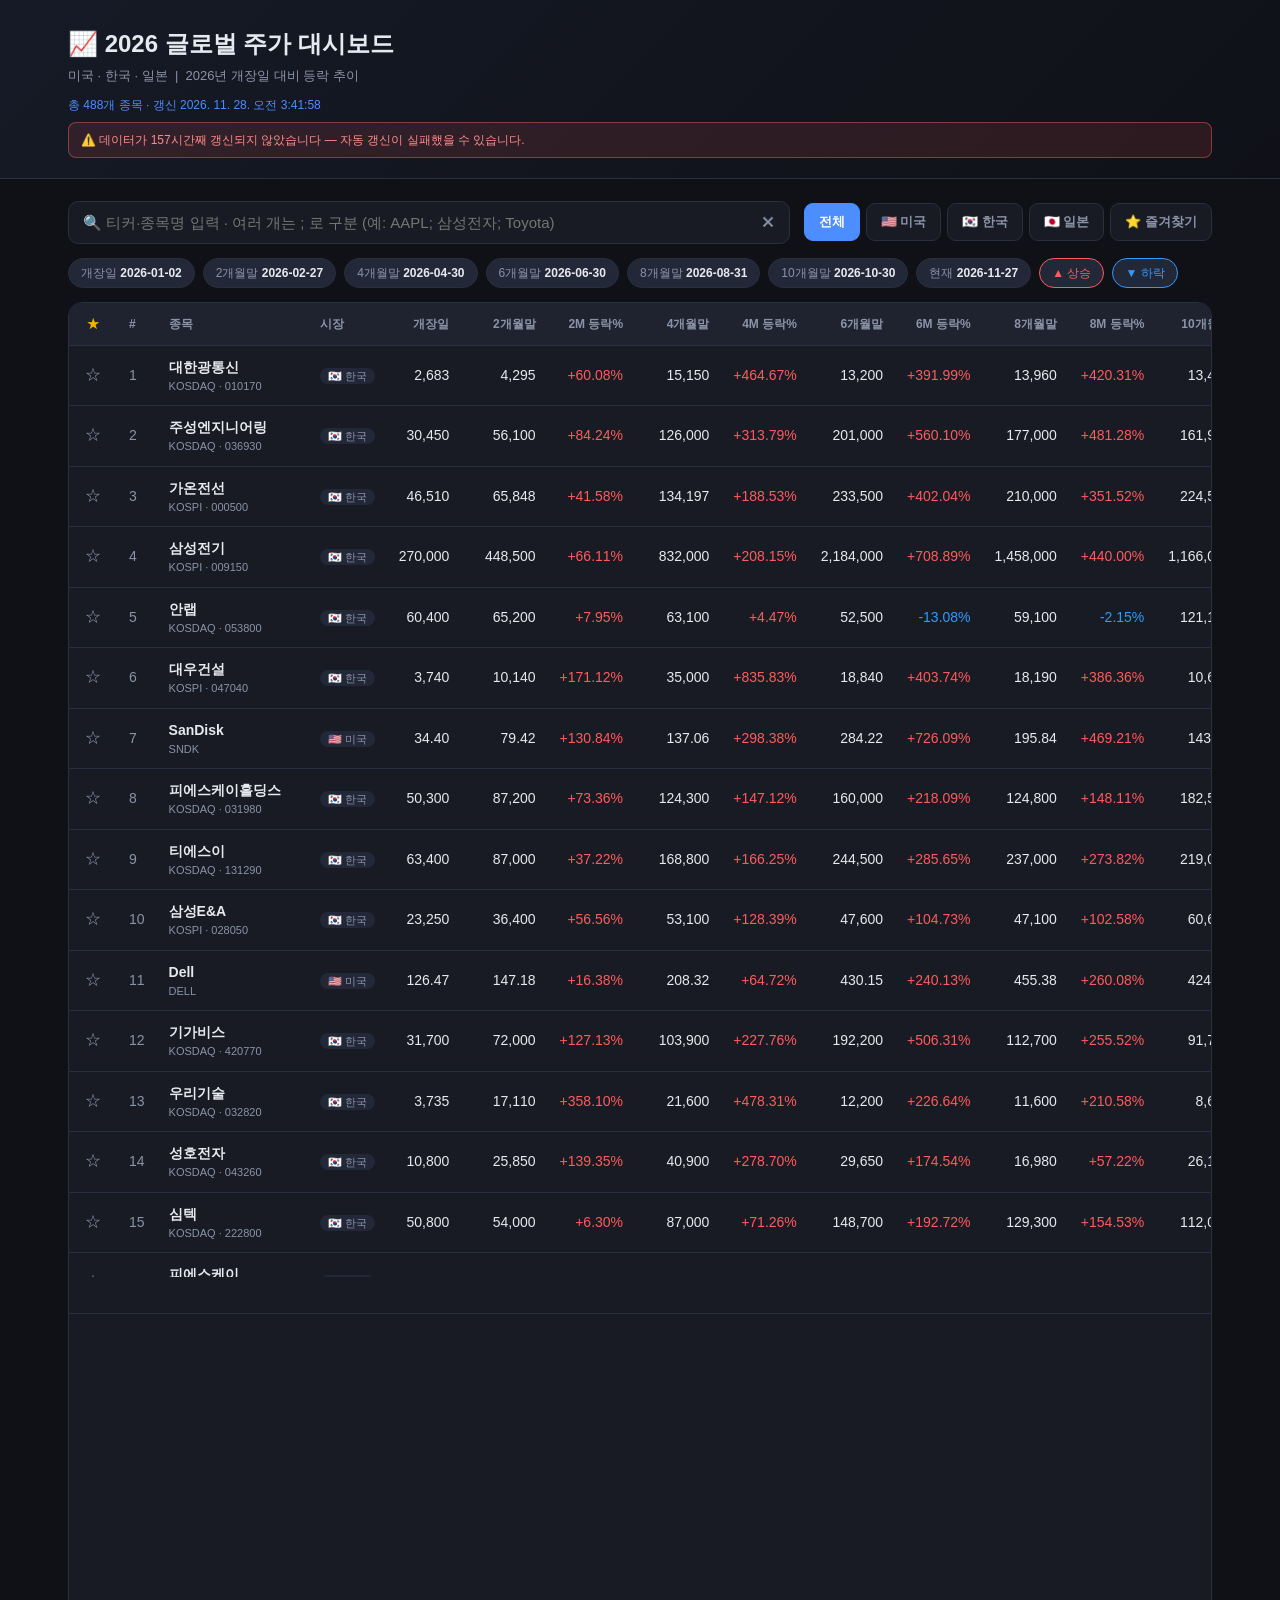
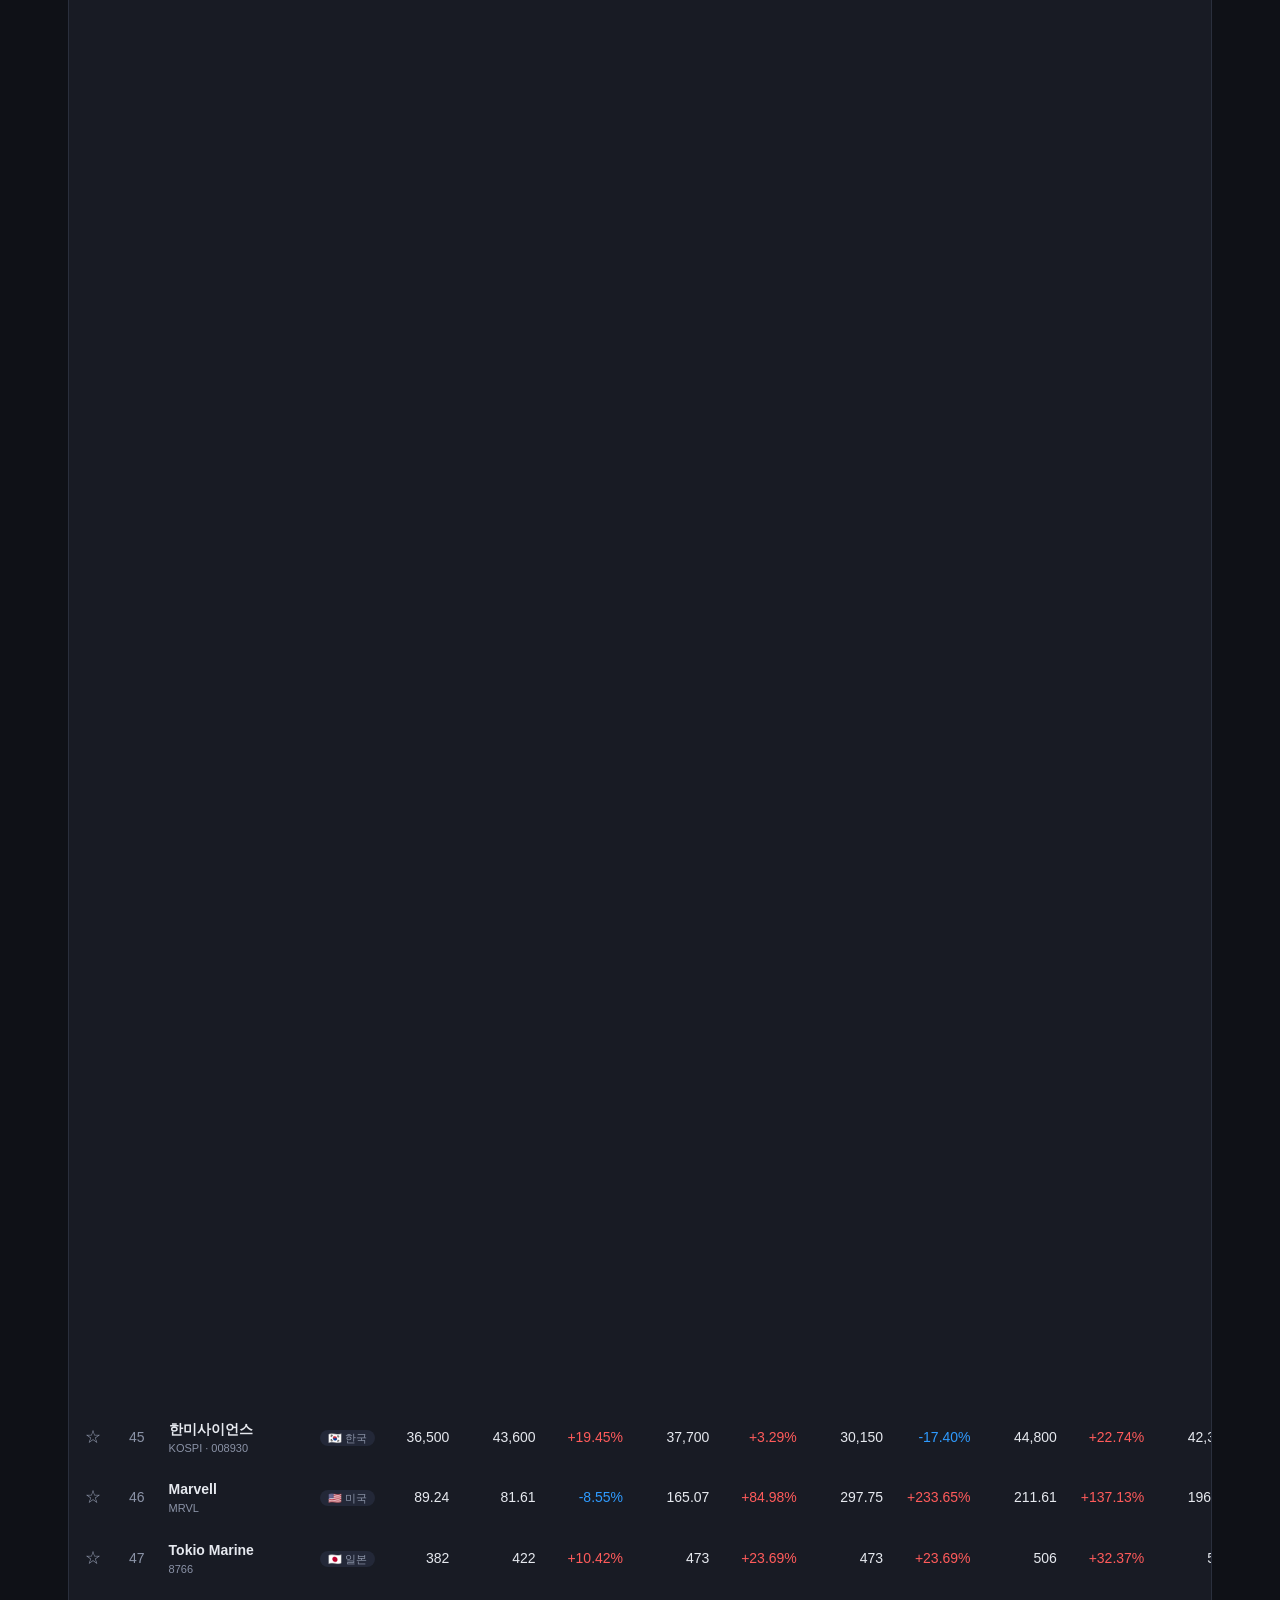
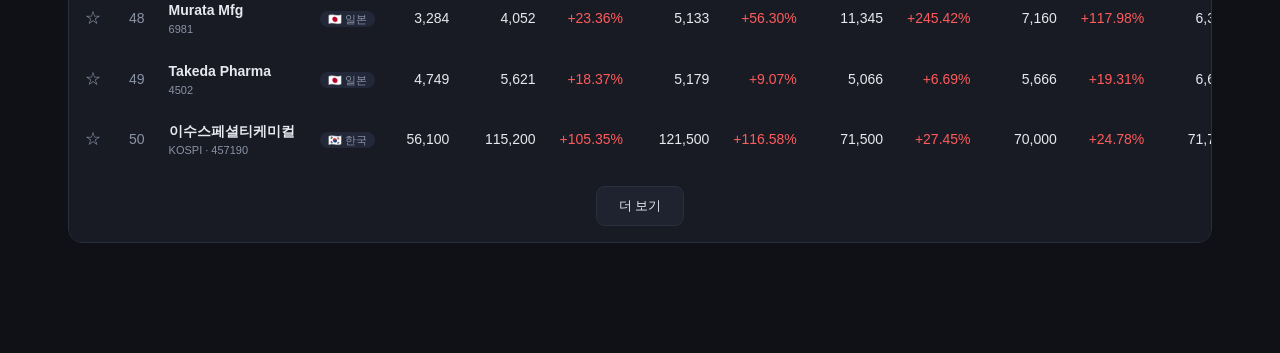
<file: index.html>
<!DOCTYPE html>
<html lang="ko">
<head>
<meta charset="UTF-8" />
<meta name="viewport" content="width=device-width, initial-scale=1.0" />
<title>글로벌 주가 대시보드 · 미국·한국·일본</title>
<meta name="description" content="연초 개장일 대비 미국·한국·일본 주식의 짝수달말·현재 시점 주가와 상승률 대시보드" />

<!-- PWA -->
<link rel="manifest" href="manifest.webmanifest" />
<meta name="theme-color" content="#0f1117" />
<meta name="mobile-web-app-capable" content="yes" />
<meta name="apple-mobile-web-app-capable" content="yes" />
<meta name="apple-mobile-web-app-status-bar-style" content="black-translucent" />
<meta name="apple-mobile-web-app-title" content="주가 대시보드" />
<link rel="icon" type="image/png" sizes="32x32" href="icons/favicon-32.png" />
<link rel="apple-touch-icon" href="icons/apple-touch-icon.png" />

<link rel="stylesheet" href="assets/style.css" />
</head>
<body>
<header class="topbar">
  <div class="wrap">
    <h1 id="title">📈 글로벌 주가 대시보드</h1>
    <p class="sub" id="subtitle">미국 · 한국 · 일본 &nbsp;|&nbsp; 연초 개장일 대비 등락 추이</p>
    <p class="meta" id="meta">데이터 불러오는 중…</p>
    <p class="warn" id="warn" hidden></p>
  </div>
</header>

<main class="wrap">
  <!-- 검색 -->
  <section class="controls">
    <div class="search-box">
      <input id="search" type="text" autocomplete="off"
             placeholder="🔍 티커·종목명 입력 · 여러 개는 ; 로 구분 (예: AAPL; 삼성전자; Toyota)" />
      <button id="clear" class="clear-btn" title="초기화">✕</button>
      <ul id="suggest" class="suggest" hidden></ul>
    </div>
    <div class="market-tabs" id="tabs">
      <button class="tab active" data-market="ALL">전체</button>
      <button class="tab" data-market="US">🇺🇸 미국</button>
      <button class="tab" data-market="KR">🇰🇷 한국</button>
      <button class="tab" data-market="JP">🇯🇵 일본</button>
      <button class="tab fav-tab" id="favTab" title="즐겨찾기만 보기">⭐ 즐겨찾기</button>
    </div>
  </section>

  <!-- 선택 종목 상세 -->
  <section id="detail" class="detail" hidden></section>

  <!-- 기준일 안내 -->
  <section class="legend" id="legend"></section>

  <!-- 테이블 -->
  <section class="table-wrap">
    <table id="grid">
      <thead>
        <tr id="headrow"><!-- 기준 시점에 맞춰 app.js 가 동적 생성 --></tr>
      </thead>
      <tbody id="rows"></tbody>
    </table>
    <p id="empty" class="empty" hidden>표시할 종목이 없습니다.</p>
    <div class="more" id="more" hidden>
      <button id="moreBtn">더 보기</button>
    </div>
  </section>
</main>

<footer class="foot wrap">
  <p>데이터: Yahoo Finance (미·일) · FinanceDataReader (한) · 상승률은 각국 연초 첫 거래일 종가 대비 ·
     수정주가(배당·액면 반영) 기준. 투자 참고용이며 정확성을 보장하지 않습니다.</p>
</footer>

<script src="assets/app.js"></script>
<script>
  // 서비스 워커 등록 (오프라인 캐시 · PWA 설치 지원)
  if ("serviceWorker" in navigator) {
    window.addEventListener("load", () => {
      navigator.serviceWorker.register("sw.js").catch((e) => console.warn("SW 등록 실패", e));
    });
  }
</script>
</body>
</html>
</file>
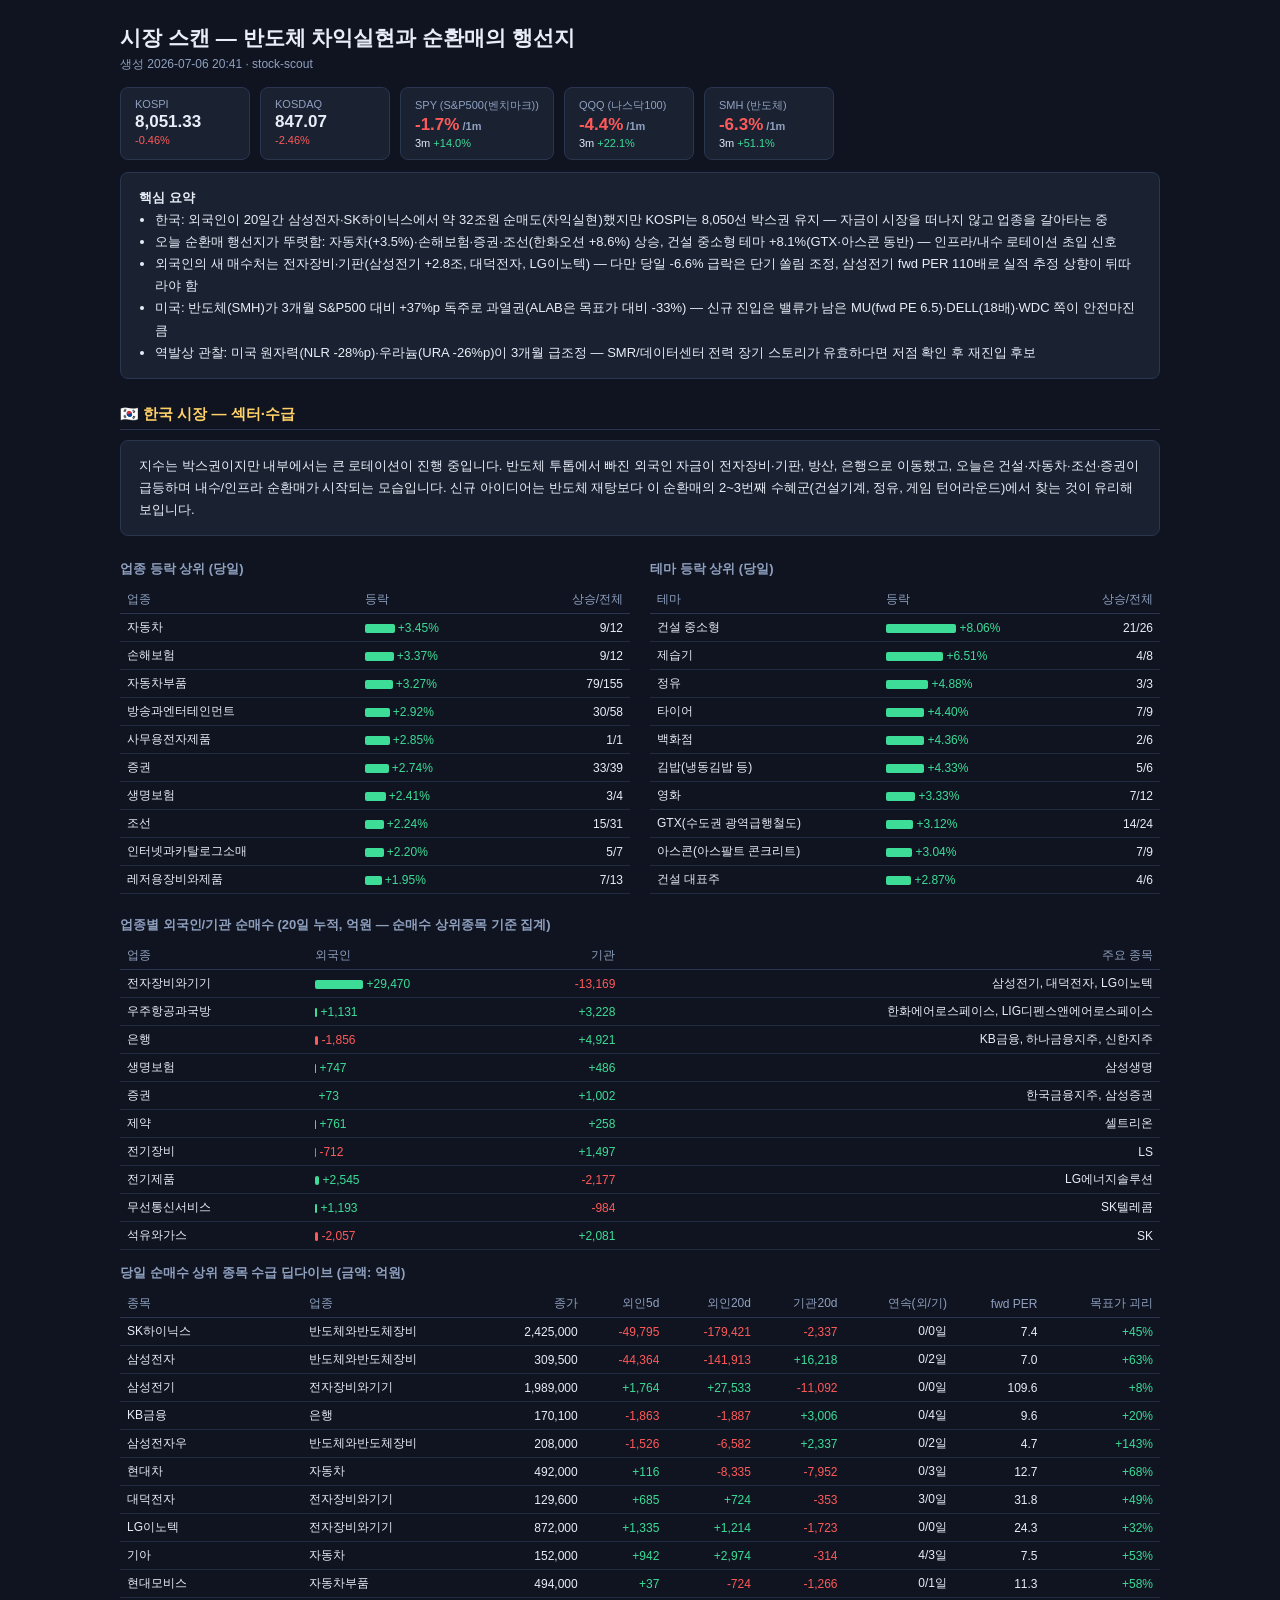
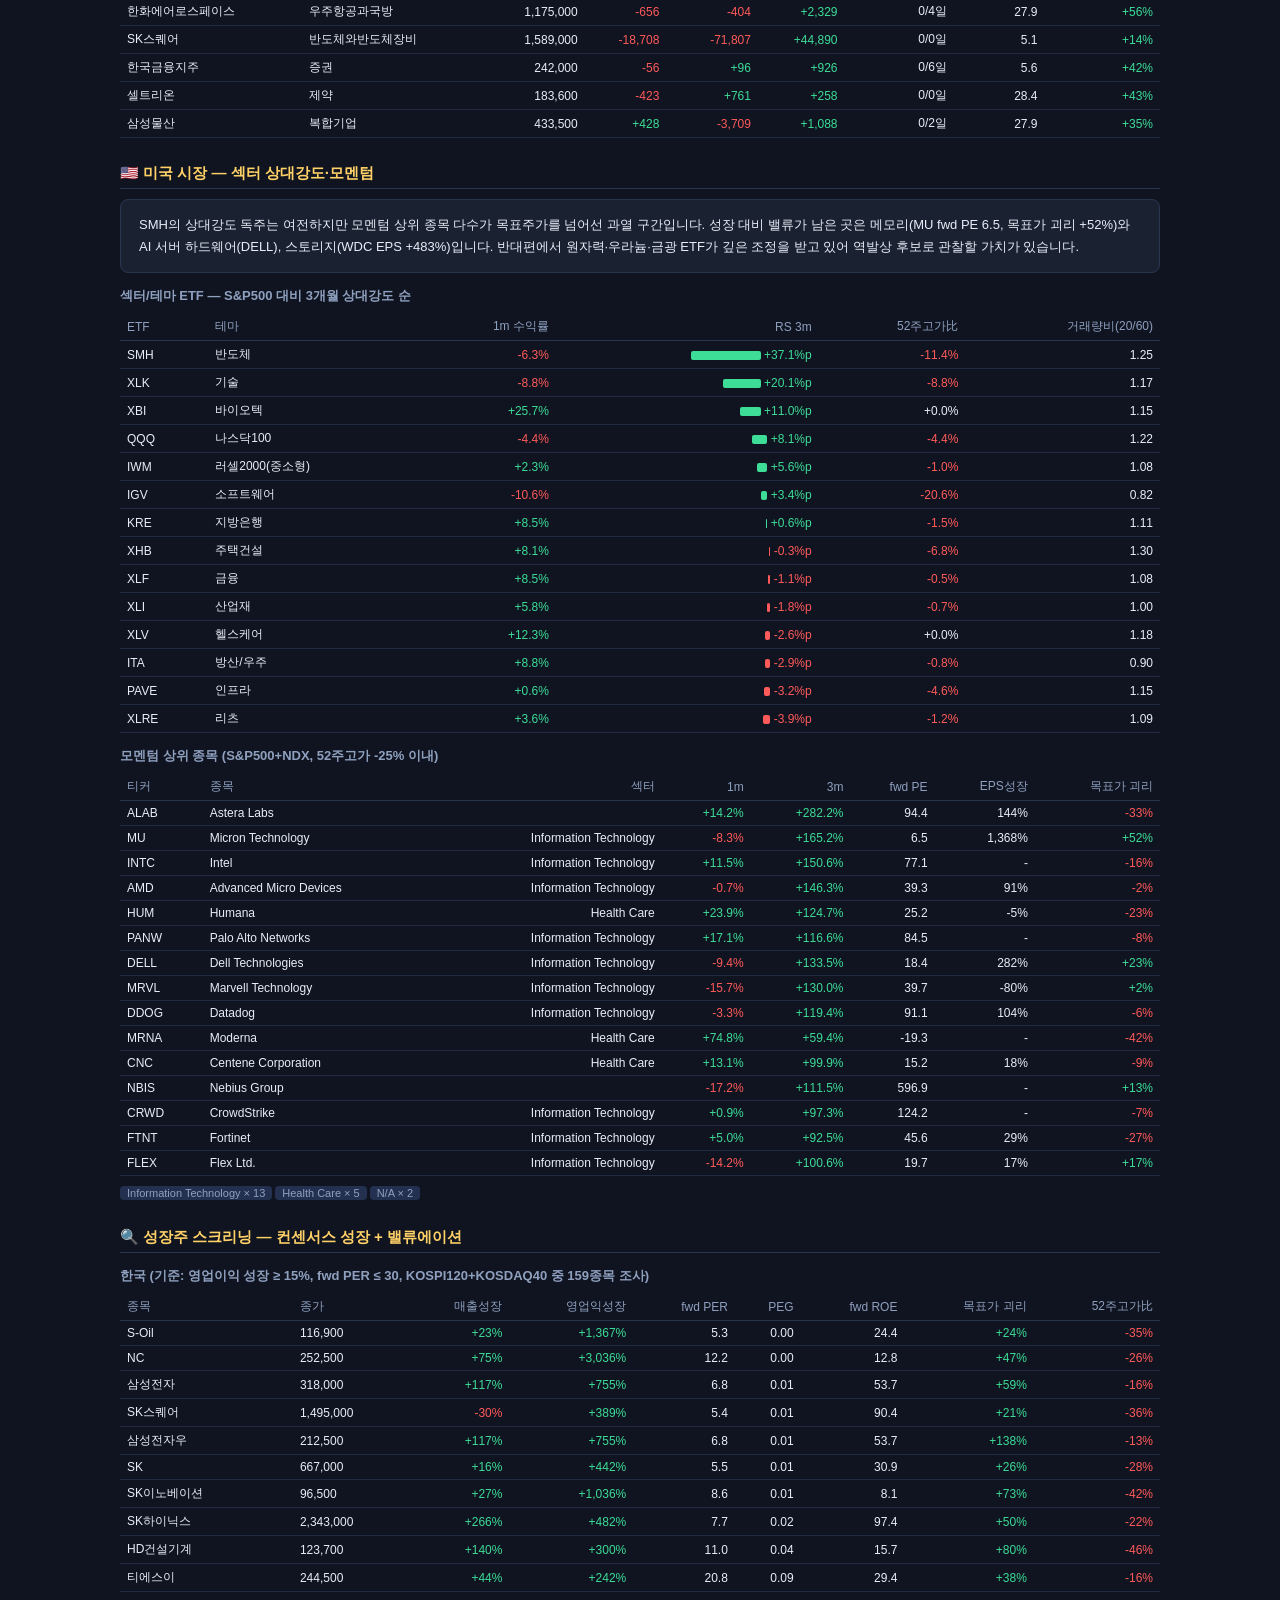
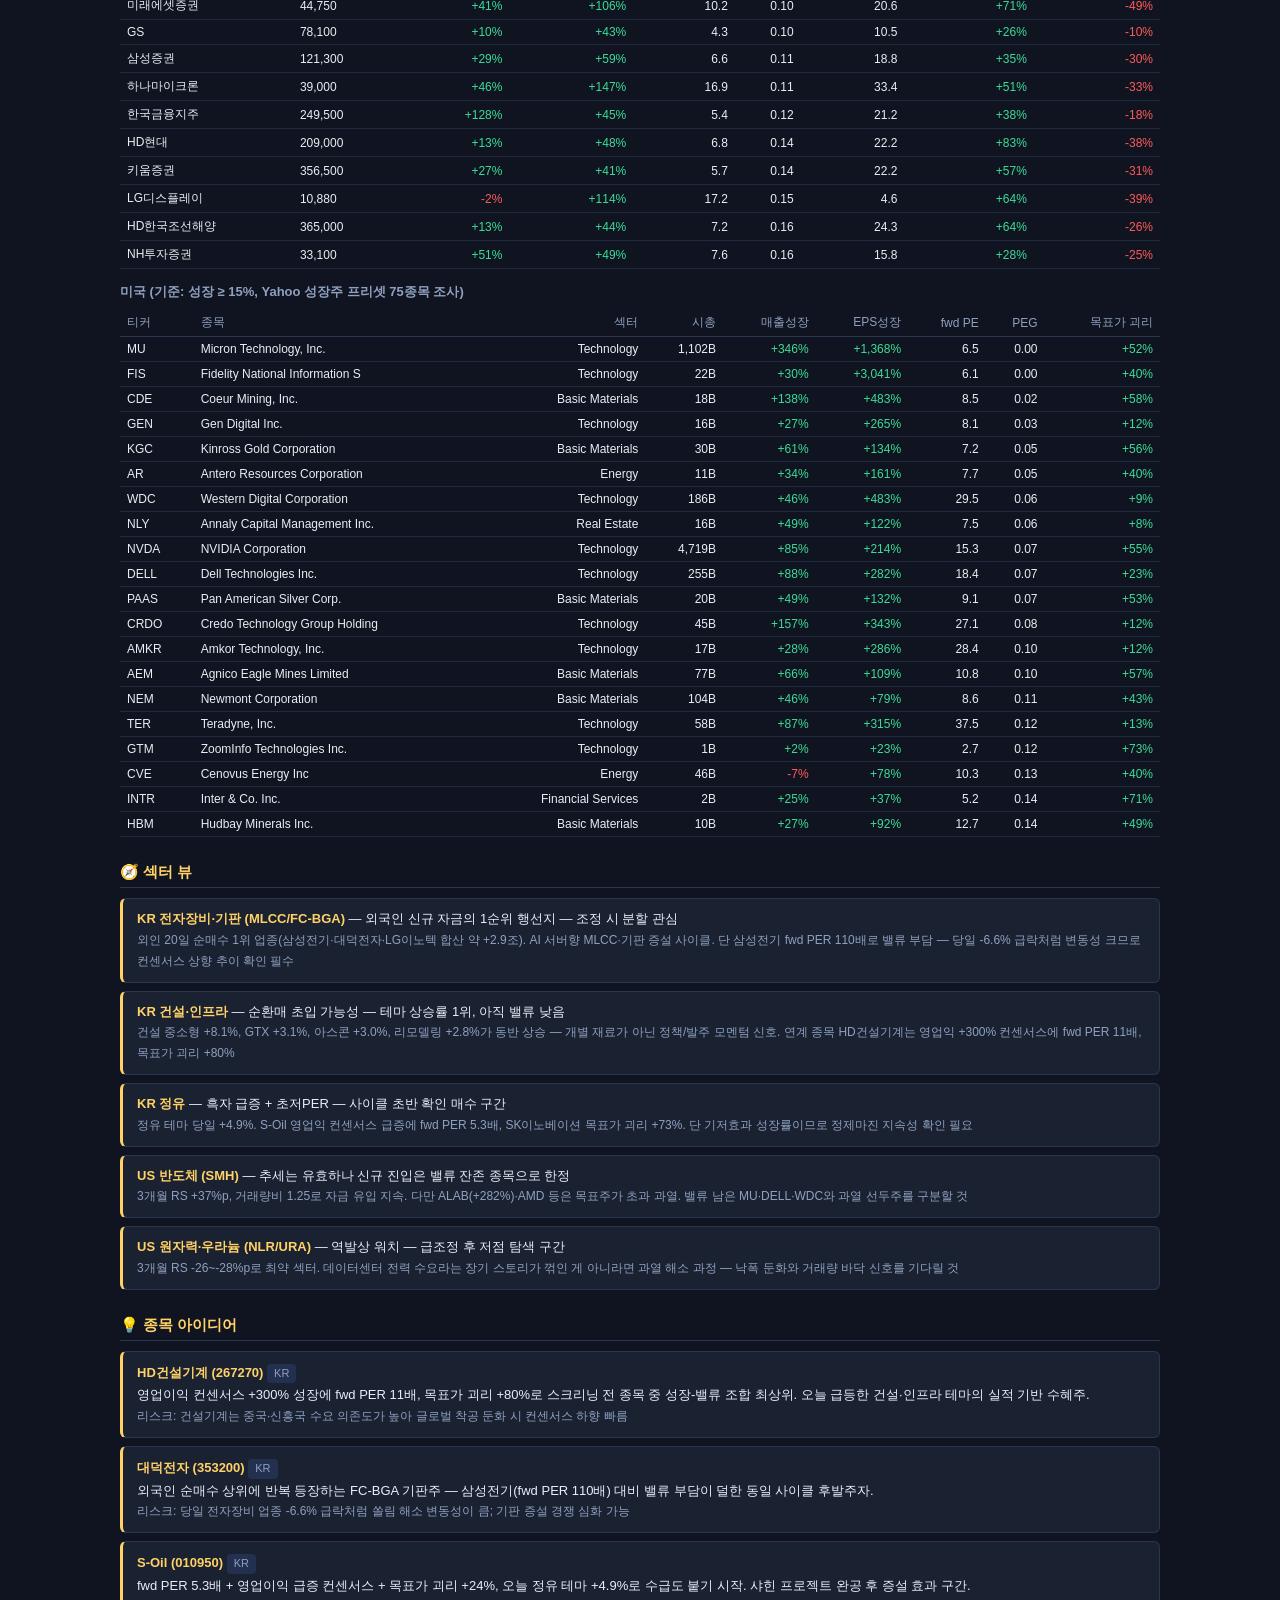
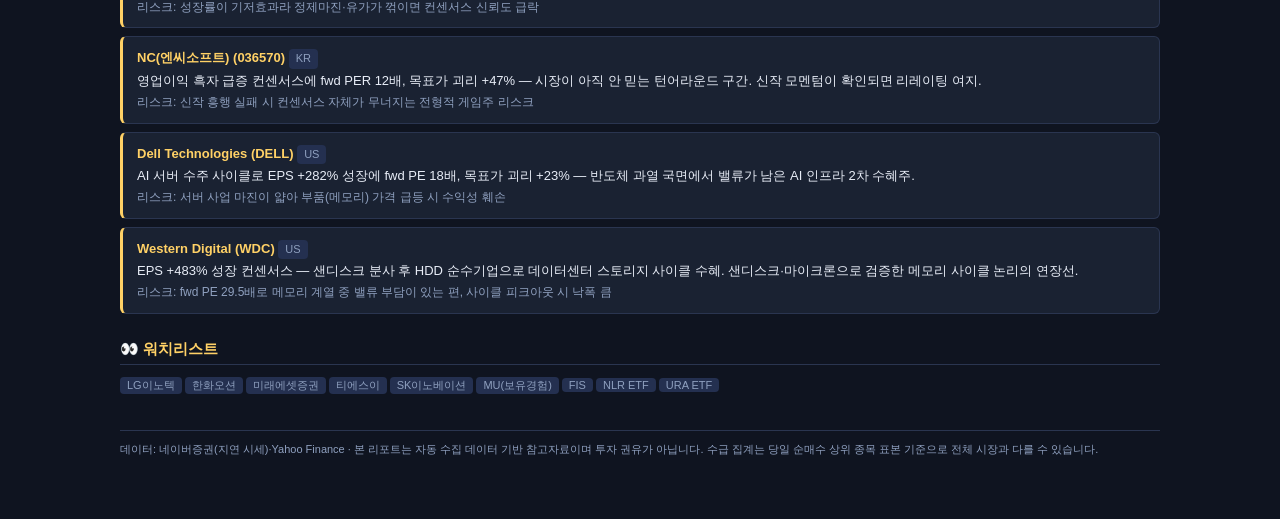
<file: scout/data/reports/scout_report_20260706.html>
<!DOCTYPE html><html lang='ko'><head><meta charset='utf-8'><meta name='viewport' content='width=device-width,initial-scale=1'><title>Stock Scout Report</title><style>
:root{--bg:#0f1420;--card:#1a2232;--line:#2a3550;--txt:#e8edf7;--sub:#8fa0bf;
--up:#ff5a5a;--down:#4a8cff;--acc:#ffd166;--pos:#3ddc97;--neg:#ff5a5a}
*{box-sizing:border-box;margin:0;padding:0}
body{background:var(--bg);color:var(--txt);
font-family:'Segoe UI','Malgun Gothic',sans-serif;font-size:13px;
max-width:1080px;margin:0 auto;padding:24px 20px 60px}
h1{font-size:21px;margin-bottom:4px}
h2{font-size:15px;color:var(--acc);margin:26px 0 10px;padding-bottom:5px;
border-bottom:1px solid var(--line)}
h3{font-size:13px;color:var(--sub);margin:14px 0 6px}
.meta{color:var(--sub);font-size:12px;margin-bottom:14px}
.cards{display:flex;gap:10px;flex-wrap:wrap;margin:12px 0}
.card{background:var(--card);border:1px solid var(--line);border-radius:8px;
padding:10px 14px;min-width:130px}
.card .k{color:var(--sub);font-size:11px}
.card .v{font-size:17px;font-weight:600;margin-top:2px}
.card .d{font-size:11px;margin-top:2px}
.summary{background:var(--card);border:1px solid var(--line);border-radius:8px;
padding:14px 18px;margin:10px 0;line-height:1.7}
.summary li{margin-left:16px}
table{width:100%;border-collapse:collapse;margin:8px 0;font-size:12px}
th{color:var(--sub);font-weight:500;text-align:right;padding:5px 7px;
border-bottom:1px solid var(--line);white-space:nowrap}
td{padding:5px 7px;text-align:right;border-bottom:1px solid #202a40;
white-space:nowrap}
th:first-child,td:first-child{text-align:left}
th:nth-child(2),td:nth-child(2){text-align:left}
.pos{color:var(--pos)}.neg{color:var(--neg)}
.bar{display:inline-block;height:9px;border-radius:2px;vertical-align:middle}
.tag{display:inline-block;background:#243050;color:var(--sub);border-radius:4px;
padding:1px 7px;font-size:11px;margin:2px 3px 2px 0}
.call{background:var(--card);border:1px solid var(--line);border-left:3px solid
var(--acc);border-radius:6px;padding:10px 14px;margin:8px 0;line-height:1.6}
.call b{color:var(--acc)}
.risk{color:var(--sub);font-size:12px}
.foot{margin-top:34px;color:var(--sub);font-size:11px;border-top:1px solid
var(--line);padding-top:10px;line-height:1.6}
.grid2{display:grid;grid-template-columns:1fr 1fr;gap:20px}
@media(max-width:800px){.grid2{grid-template-columns:1fr}}
</style></head><body><h1>시장 스캔 — 반도체 차익실현과 순환매의 행선지</h1><div class='meta'>생성 2026-07-06 20:41 · stock-scout</div><div class="cards"><div class="card"><div class="k">KOSPI</div><div class="v">8,051.33</div><div class="d"><span class="neg">-0.46%</span></div></div><div class="card"><div class="k">KOSDAQ</div><div class="v">847.07</div><div class="d"><span class="neg">-2.46%</span></div></div><div class="card"><div class="k">SPY (S&amp;P500(벤치마크))</div><div class="v"><span class="neg">-1.7%</span><span style="font-size:11px;color:var(--sub)"> /1m</span></div><div class="d">3m <span class="pos">+14.0%</span></div></div><div class="card"><div class="k">QQQ (나스닥100)</div><div class="v"><span class="neg">-4.4%</span><span style="font-size:11px;color:var(--sub)"> /1m</span></div><div class="d">3m <span class="pos">+22.1%</span></div></div><div class="card"><div class="k">SMH (반도체)</div><div class="v"><span class="neg">-6.3%</span><span style="font-size:11px;color:var(--sub)"> /1m</span></div><div class="d">3m <span class="pos">+51.1%</span></div></div></div><div class="summary"><b>핵심 요약</b><ul><li>한국: 외국인이 20일간 삼성전자·SK하이닉스에서 약 32조원 순매도(차익실현)했지만 KOSPI는 8,050선 박스권 유지 — 자금이 시장을 떠나지 않고 업종을 갈아타는 중</li><li>오늘 순환매 행선지가 뚜렷함: 자동차(+3.5%)·손해보험·증권·조선(한화오션 +8.6%) 상승, 건설 중소형 테마 +8.1%(GTX·아스콘 동반) — 인프라/내수 로테이션 초입 신호</li><li>외국인의 새 매수처는 전자장비·기판(삼성전기 +2.8조, 대덕전자, LG이노텍) — 다만 당일 -6.6% 급락은 단기 쏠림 조정, 삼성전기 fwd PER 110배로 실적 추정 상향이 뒤따라야 함</li><li>미국: 반도체(SMH)가 3개월 S&amp;P500 대비 +37%p 독주로 과열권(ALAB은 목표가 대비 -33%) — 신규 진입은 밸류가 남은 MU(fwd PE 6.5)·DELL(18배)·WDC 쪽이 안전마진 큼</li><li>역발상 관찰: 미국 원자력(NLR -28%p)·우라늄(URA -26%p)이 3개월 급조정 — SMR/데이터센터 전력 장기 스토리가 유효하다면 저점 확인 후 재진입 후보</li></ul></div><h2>🇰🇷 한국 시장 — 섹터·수급</h2><div class="summary">지수는 박스권이지만 내부에서는 큰 로테이션이 진행 중입니다. 반도체 투톱에서 빠진 외국인 자금이 전자장비·기판, 방산, 은행으로 이동했고, 오늘은 건설·자동차·조선·증권이 급등하며 내수/인프라 순환매가 시작되는 모습입니다. 신규 아이디어는 반도체 재탕보다 이 순환매의 2~3번째 수혜군(건설기계, 정유, 게임 턴어라운드)에서 찾는 것이 유리해 보입니다.</div><div class="grid2"><div><h3>업종 등락 상위 (당일)</h3><table><tr><th>업종</th><th>등락</th><th>상승/전체</th></tr><tr><td>자동차</td><td><span class="bar" style="width:30px;background:#3ddc97"></span> <span class="pos">+3.45%</span></td><td>9/12</td></tr><tr><td>손해보험</td><td><span class="bar" style="width:29px;background:#3ddc97"></span> <span class="pos">+3.37%</span></td><td>9/12</td></tr><tr><td>자동차부품</td><td><span class="bar" style="width:28px;background:#3ddc97"></span> <span class="pos">+3.27%</span></td><td>79/155</td></tr><tr><td>방송과엔터테인먼트</td><td><span class="bar" style="width:25px;background:#3ddc97"></span> <span class="pos">+2.92%</span></td><td>30/58</td></tr><tr><td>사무용전자제품</td><td><span class="bar" style="width:25px;background:#3ddc97"></span> <span class="pos">+2.85%</span></td><td>1/1</td></tr><tr><td>증권</td><td><span class="bar" style="width:24px;background:#3ddc97"></span> <span class="pos">+2.74%</span></td><td>33/39</td></tr><tr><td>생명보험</td><td><span class="bar" style="width:21px;background:#3ddc97"></span> <span class="pos">+2.41%</span></td><td>3/4</td></tr><tr><td>조선</td><td><span class="bar" style="width:19px;background:#3ddc97"></span> <span class="pos">+2.24%</span></td><td>15/31</td></tr><tr><td>인터넷과카탈로그소매</td><td><span class="bar" style="width:19px;background:#3ddc97"></span> <span class="pos">+2.20%</span></td><td>5/7</td></tr><tr><td>레저용장비와제품</td><td><span class="bar" style="width:17px;background:#3ddc97"></span> <span class="pos">+1.95%</span></td><td>7/13</td></tr></table></div><div><h3>테마 등락 상위 (당일)</h3><table><tr><th>테마</th><th>등락</th><th>상승/전체</th></tr><tr><td>건설 중소형</td><td><span class="bar" style="width:70px;background:#3ddc97"></span> <span class="pos">+8.06%</span></td><td>21/26</td></tr><tr><td>제습기</td><td><span class="bar" style="width:57px;background:#3ddc97"></span> <span class="pos">+6.51%</span></td><td>4/8</td></tr><tr><td>정유</td><td><span class="bar" style="width:42px;background:#3ddc97"></span> <span class="pos">+4.88%</span></td><td>3/3</td></tr><tr><td>타이어</td><td><span class="bar" style="width:38px;background:#3ddc97"></span> <span class="pos">+4.40%</span></td><td>7/9</td></tr><tr><td>백화점</td><td><span class="bar" style="width:38px;background:#3ddc97"></span> <span class="pos">+4.36%</span></td><td>2/6</td></tr><tr><td>김밥(냉동김밥 등)</td><td><span class="bar" style="width:38px;background:#3ddc97"></span> <span class="pos">+4.33%</span></td><td>5/6</td></tr><tr><td>영화</td><td><span class="bar" style="width:29px;background:#3ddc97"></span> <span class="pos">+3.33%</span></td><td>7/12</td></tr><tr><td>GTX(수도권 광역급행철도)</td><td><span class="bar" style="width:27px;background:#3ddc97"></span> <span class="pos">+3.12%</span></td><td>14/24</td></tr><tr><td>아스콘(아스팔트 콘크리트)</td><td><span class="bar" style="width:26px;background:#3ddc97"></span> <span class="pos">+3.04%</span></td><td>7/9</td></tr><tr><td>건설 대표주</td><td><span class="bar" style="width:25px;background:#3ddc97"></span> <span class="pos">+2.87%</span></td><td>4/6</td></tr></table></div></div><h3>업종별 외국인/기관 순매수 (20일 누적, 억원 — 순매수 상위종목 기준 집계)</h3><table><tr><th>업종</th><th>외국인</th><th>기관</th><th>주요 종목</th></tr><tr><td>전자장비와기기</td><td><span class="bar" style="width:48px;background:#3ddc97"></span> <span class="pos">+29,470</span></td><td><span class="neg">-13,169</span></td><td>삼성전기, 대덕전자, LG이노텍</td></tr><tr><td>우주항공과국방</td><td><span class="bar" style="width:2px;background:#3ddc97"></span> <span class="pos">+1,131</span></td><td><span class="pos">+3,228</span></td><td>한화에어로스페이스, LIG디펜스앤에어로스페이스</td></tr><tr><td>은행</td><td><span class="bar" style="width:3px;background:#ff5a5a"></span> <span class="neg">-1,856</span></td><td><span class="pos">+4,921</span></td><td>KB금융, 하나금융지주, 신한지주</td></tr><tr><td>생명보험</td><td><span class="bar" style="width:1px;background:#3ddc97"></span> <span class="pos">+747</span></td><td><span class="pos">+486</span></td><td>삼성생명</td></tr><tr><td>증권</td><td><span class="bar" style="width:0px;background:#3ddc97"></span> <span class="pos">+73</span></td><td><span class="pos">+1,002</span></td><td>한국금융지주, 삼성증권</td></tr><tr><td>제약</td><td><span class="bar" style="width:1px;background:#3ddc97"></span> <span class="pos">+761</span></td><td><span class="pos">+258</span></td><td>셀트리온</td></tr><tr><td>전기장비</td><td><span class="bar" style="width:1px;background:#ff5a5a"></span> <span class="neg">-712</span></td><td><span class="pos">+1,497</span></td><td>LS</td></tr><tr><td>전기제품</td><td><span class="bar" style="width:4px;background:#3ddc97"></span> <span class="pos">+2,545</span></td><td><span class="neg">-2,177</span></td><td>LG에너지솔루션</td></tr><tr><td>무선통신서비스</td><td><span class="bar" style="width:2px;background:#3ddc97"></span> <span class="pos">+1,193</span></td><td><span class="neg">-984</span></td><td>SK텔레콤</td></tr><tr><td>석유와가스</td><td><span class="bar" style="width:3px;background:#ff5a5a"></span> <span class="neg">-2,057</span></td><td><span class="pos">+2,081</span></td><td>SK</td></tr></table><h3>당일 순매수 상위 종목 수급 딥다이브 (금액: 억원)</h3><table><tr><th>종목</th><th>업종</th><th>종가</th><th>외인5d</th><th>외인20d</th><th>기관20d</th><th>연속(외/기)</th><th>fwd PER</th><th>목표가 괴리</th></tr><tr><td>SK하이닉스</td><td>반도체와반도체장비</td><td>2,425,000</td><td><span class="neg">-49,795</span></td><td><span class="neg">-179,421</span></td><td><span class="neg">-2,337</span></td><td>0/0일</td><td>7.4</td><td><span class="pos">+45%</span></td></tr><tr><td>삼성전자</td><td>반도체와반도체장비</td><td>309,500</td><td><span class="neg">-44,364</span></td><td><span class="neg">-141,913</span></td><td><span class="pos">+16,218</span></td><td>0/2일</td><td>7.0</td><td><span class="pos">+63%</span></td></tr><tr><td>삼성전기</td><td>전자장비와기기</td><td>1,989,000</td><td><span class="pos">+1,764</span></td><td><span class="pos">+27,533</span></td><td><span class="neg">-11,092</span></td><td>0/0일</td><td>109.6</td><td><span class="pos">+8%</span></td></tr><tr><td>KB금융</td><td>은행</td><td>170,100</td><td><span class="neg">-1,863</span></td><td><span class="neg">-1,887</span></td><td><span class="pos">+3,006</span></td><td>0/4일</td><td>9.6</td><td><span class="pos">+20%</span></td></tr><tr><td>삼성전자우</td><td>반도체와반도체장비</td><td>208,000</td><td><span class="neg">-1,526</span></td><td><span class="neg">-6,582</span></td><td><span class="pos">+2,337</span></td><td>0/2일</td><td>4.7</td><td><span class="pos">+143%</span></td></tr><tr><td>현대차</td><td>자동차</td><td>492,000</td><td><span class="pos">+116</span></td><td><span class="neg">-8,335</span></td><td><span class="neg">-7,952</span></td><td>0/3일</td><td>12.7</td><td><span class="pos">+68%</span></td></tr><tr><td>대덕전자</td><td>전자장비와기기</td><td>129,600</td><td><span class="pos">+685</span></td><td><span class="pos">+724</span></td><td><span class="neg">-353</span></td><td>3/0일</td><td>31.8</td><td><span class="pos">+49%</span></td></tr><tr><td>LG이노텍</td><td>전자장비와기기</td><td>872,000</td><td><span class="pos">+1,335</span></td><td><span class="pos">+1,214</span></td><td><span class="neg">-1,723</span></td><td>0/0일</td><td>24.3</td><td><span class="pos">+32%</span></td></tr><tr><td>기아</td><td>자동차</td><td>152,000</td><td><span class="pos">+942</span></td><td><span class="pos">+2,974</span></td><td><span class="neg">-314</span></td><td>4/3일</td><td>7.5</td><td><span class="pos">+53%</span></td></tr><tr><td>현대모비스</td><td>자동차부품</td><td>494,000</td><td><span class="pos">+37</span></td><td><span class="neg">-724</span></td><td><span class="neg">-1,266</span></td><td>0/1일</td><td>11.3</td><td><span class="pos">+58%</span></td></tr><tr><td>한화에어로스페이스</td><td>우주항공과국방</td><td>1,175,000</td><td><span class="neg">-656</span></td><td><span class="neg">-404</span></td><td><span class="pos">+2,329</span></td><td>0/4일</td><td>27.9</td><td><span class="pos">+56%</span></td></tr><tr><td>SK스퀘어</td><td>반도체와반도체장비</td><td>1,589,000</td><td><span class="neg">-18,708</span></td><td><span class="neg">-71,807</span></td><td><span class="pos">+44,890</span></td><td>0/0일</td><td>5.1</td><td><span class="pos">+14%</span></td></tr><tr><td>한국금융지주</td><td>증권</td><td>242,000</td><td><span class="neg">-56</span></td><td><span class="pos">+96</span></td><td><span class="pos">+926</span></td><td>0/6일</td><td>5.6</td><td><span class="pos">+42%</span></td></tr><tr><td>셀트리온</td><td>제약</td><td>183,600</td><td><span class="neg">-423</span></td><td><span class="pos">+761</span></td><td><span class="pos">+258</span></td><td>0/0일</td><td>28.4</td><td><span class="pos">+43%</span></td></tr><tr><td>삼성물산</td><td>복합기업</td><td>433,500</td><td><span class="pos">+428</span></td><td><span class="neg">-3,709</span></td><td><span class="pos">+1,088</span></td><td>0/2일</td><td>27.9</td><td><span class="pos">+35%</span></td></tr></table><h2>🇺🇸 미국 시장 — 섹터 상대강도·모멘텀</h2><div class="summary">SMH의 상대강도 독주는 여전하지만 모멘텀 상위 종목 다수가 목표주가를 넘어선 과열 구간입니다. 성장 대비 밸류가 남은 곳은 메모리(MU fwd PE 6.5, 목표가 괴리 +52%)와 AI 서버 하드웨어(DELL), 스토리지(WDC EPS +483%)입니다. 반대편에서 원자력·우라늄·금광 ETF가 깊은 조정을 받고 있어 역발상 후보로 관찰할 가치가 있습니다.</div><h3>섹터/테마 ETF — S&P500 대비 3개월 상대강도 순</h3><table><tr><th>ETF</th><th>테마</th><th>1m 수익률</th><th>RS 3m</th><th>52주고가比</th><th>거래량비(20/60)</th></tr><tr><td>SMH</td><td>반도체</td><td><span class="neg">-6.3%</span></td><td><span class="bar" style="width:70px;background:#3ddc97"></span> <span class="pos">+37.1%p</span></td><td><span class="neg">-11.4%</span></td><td>1.25</td></tr><tr><td>XLK</td><td>기술</td><td><span class="neg">-8.8%</span></td><td><span class="bar" style="width:38px;background:#3ddc97"></span> <span class="pos">+20.1%p</span></td><td><span class="neg">-8.8%</span></td><td>1.17</td></tr><tr><td>XBI</td><td>바이오텍</td><td><span class="pos">+25.7%</span></td><td><span class="bar" style="width:21px;background:#3ddc97"></span> <span class="pos">+11.0%p</span></td><td><span class="">+0.0%</span></td><td>1.15</td></tr><tr><td>QQQ</td><td>나스닥100</td><td><span class="neg">-4.4%</span></td><td><span class="bar" style="width:15px;background:#3ddc97"></span> <span class="pos">+8.1%p</span></td><td><span class="neg">-4.4%</span></td><td>1.22</td></tr><tr><td>IWM</td><td>러셀2000(중소형)</td><td><span class="pos">+2.3%</span></td><td><span class="bar" style="width:10px;background:#3ddc97"></span> <span class="pos">+5.6%p</span></td><td><span class="neg">-1.0%</span></td><td>1.08</td></tr><tr><td>IGV</td><td>소프트웨어</td><td><span class="neg">-10.6%</span></td><td><span class="bar" style="width:6px;background:#3ddc97"></span> <span class="pos">+3.4%p</span></td><td><span class="neg">-20.6%</span></td><td>0.82</td></tr><tr><td>KRE</td><td>지방은행</td><td><span class="pos">+8.5%</span></td><td><span class="bar" style="width:1px;background:#3ddc97"></span> <span class="pos">+0.6%p</span></td><td><span class="neg">-1.5%</span></td><td>1.11</td></tr><tr><td>XHB</td><td>주택건설</td><td><span class="pos">+8.1%</span></td><td><span class="bar" style="width:1px;background:#ff5a5a"></span> <span class="neg">-0.3%p</span></td><td><span class="neg">-6.8%</span></td><td>1.30</td></tr><tr><td>XLF</td><td>금융</td><td><span class="pos">+8.5%</span></td><td><span class="bar" style="width:2px;background:#ff5a5a"></span> <span class="neg">-1.1%p</span></td><td><span class="neg">-0.5%</span></td><td>1.08</td></tr><tr><td>XLI</td><td>산업재</td><td><span class="pos">+5.8%</span></td><td><span class="bar" style="width:3px;background:#ff5a5a"></span> <span class="neg">-1.8%p</span></td><td><span class="neg">-0.7%</span></td><td>1.00</td></tr><tr><td>XLV</td><td>헬스케어</td><td><span class="pos">+12.3%</span></td><td><span class="bar" style="width:5px;background:#ff5a5a"></span> <span class="neg">-2.6%p</span></td><td><span class="">+0.0%</span></td><td>1.18</td></tr><tr><td>ITA</td><td>방산/우주</td><td><span class="pos">+8.8%</span></td><td><span class="bar" style="width:5px;background:#ff5a5a"></span> <span class="neg">-2.9%p</span></td><td><span class="neg">-0.8%</span></td><td>0.90</td></tr><tr><td>PAVE</td><td>인프라</td><td><span class="pos">+0.6%</span></td><td><span class="bar" style="width:6px;background:#ff5a5a"></span> <span class="neg">-3.2%p</span></td><td><span class="neg">-4.6%</span></td><td>1.15</td></tr><tr><td>XLRE</td><td>리츠</td><td><span class="pos">+3.6%</span></td><td><span class="bar" style="width:7px;background:#ff5a5a"></span> <span class="neg">-3.9%p</span></td><td><span class="neg">-1.2%</span></td><td>1.09</td></tr></table><h3>모멘텀 상위 종목 (S&P500+NDX, 52주고가 -25% 이내)</h3><table><tr><th>티커</th><th>종목</th><th>섹터</th><th>1m</th><th>3m</th><th>fwd PE</th><th>EPS성장</th><th>목표가 괴리</th></tr><tr><td>ALAB</td><td>Astera Labs</td><td></td><td><span class="pos">+14.2%</span></td><td><span class="pos">+282.2%</span></td><td>94.4</td><td>144%</td><td><span class="neg">-33%</span></td></tr><tr><td>MU</td><td>Micron Technology</td><td>Information Technology</td><td><span class="neg">-8.3%</span></td><td><span class="pos">+165.2%</span></td><td>6.5</td><td>1,368%</td><td><span class="pos">+52%</span></td></tr><tr><td>INTC</td><td>Intel</td><td>Information Technology</td><td><span class="pos">+11.5%</span></td><td><span class="pos">+150.6%</span></td><td>77.1</td><td>-</td><td><span class="neg">-16%</span></td></tr><tr><td>AMD</td><td>Advanced Micro Devices</td><td>Information Technology</td><td><span class="neg">-0.7%</span></td><td><span class="pos">+146.3%</span></td><td>39.3</td><td>91%</td><td><span class="neg">-2%</span></td></tr><tr><td>HUM</td><td>Humana</td><td>Health Care</td><td><span class="pos">+23.9%</span></td><td><span class="pos">+124.7%</span></td><td>25.2</td><td>-5%</td><td><span class="neg">-23%</span></td></tr><tr><td>PANW</td><td>Palo Alto Networks</td><td>Information Technology</td><td><span class="pos">+17.1%</span></td><td><span class="pos">+116.6%</span></td><td>84.5</td><td>-</td><td><span class="neg">-8%</span></td></tr><tr><td>DELL</td><td>Dell Technologies</td><td>Information Technology</td><td><span class="neg">-9.4%</span></td><td><span class="pos">+133.5%</span></td><td>18.4</td><td>282%</td><td><span class="pos">+23%</span></td></tr><tr><td>MRVL</td><td>Marvell Technology</td><td>Information Technology</td><td><span class="neg">-15.7%</span></td><td><span class="pos">+130.0%</span></td><td>39.7</td><td>-80%</td><td><span class="pos">+2%</span></td></tr><tr><td>DDOG</td><td>Datadog</td><td>Information Technology</td><td><span class="neg">-3.3%</span></td><td><span class="pos">+119.4%</span></td><td>91.1</td><td>104%</td><td><span class="neg">-6%</span></td></tr><tr><td>MRNA</td><td>Moderna</td><td>Health Care</td><td><span class="pos">+74.8%</span></td><td><span class="pos">+59.4%</span></td><td>-19.3</td><td>-</td><td><span class="neg">-42%</span></td></tr><tr><td>CNC</td><td>Centene Corporation</td><td>Health Care</td><td><span class="pos">+13.1%</span></td><td><span class="pos">+99.9%</span></td><td>15.2</td><td>18%</td><td><span class="neg">-9%</span></td></tr><tr><td>NBIS</td><td>Nebius Group</td><td></td><td><span class="neg">-17.2%</span></td><td><span class="pos">+111.5%</span></td><td>596.9</td><td>-</td><td><span class="pos">+13%</span></td></tr><tr><td>CRWD</td><td>CrowdStrike</td><td>Information Technology</td><td><span class="pos">+0.9%</span></td><td><span class="pos">+97.3%</span></td><td>124.2</td><td>-</td><td><span class="neg">-7%</span></td></tr><tr><td>FTNT</td><td>Fortinet</td><td>Information Technology</td><td><span class="pos">+5.0%</span></td><td><span class="pos">+92.5%</span></td><td>45.6</td><td>29%</td><td><span class="neg">-27%</span></td></tr><tr><td>FLEX</td><td>Flex Ltd.</td><td>Information Technology</td><td><span class="neg">-14.2%</span></td><td><span class="pos">+100.6%</span></td><td>19.7</td><td>17%</td><td><span class="pos">+17%</span></td></tr></table><div><span class="tag">Information Technology × 13</span><span class="tag">Health Care × 5</span><span class="tag">N/A × 2</span></div><h2>🔍 성장주 스크리닝 — 컨센서스 성장 + 밸류에이션</h2><h3>한국 (기준: 영업이익 성장 ≥ 15%, fwd PER ≤ 30, KOSPI120+KOSDAQ40 중 159종목 조사)</h3><table><tr><th>종목</th><th>종가</th><th>매출성장</th><th>영업익성장</th><th>fwd PER</th><th>PEG</th><th>fwd ROE</th><th>목표가 괴리</th><th>52주고가比</th></tr><tr><td>S-Oil</td><td>116,900</td><td><span class="pos">+23%</span></td><td><span class="pos">+1,367%</span></td><td>5.3</td><td>0.00</td><td>24.4</td><td><span class="pos">+24%</span></td><td><span class="neg">-35%</span></td></tr><tr><td>NC</td><td>252,500</td><td><span class="pos">+75%</span></td><td><span class="pos">+3,036%</span></td><td>12.2</td><td>0.00</td><td>12.8</td><td><span class="pos">+47%</span></td><td><span class="neg">-26%</span></td></tr><tr><td>삼성전자</td><td>318,000</td><td><span class="pos">+117%</span></td><td><span class="pos">+755%</span></td><td>6.8</td><td>0.01</td><td>53.7</td><td><span class="pos">+59%</span></td><td><span class="neg">-16%</span></td></tr><tr><td>SK스퀘어</td><td>1,495,000</td><td><span class="neg">-30%</span></td><td><span class="pos">+389%</span></td><td>5.4</td><td>0.01</td><td>90.4</td><td><span class="pos">+21%</span></td><td><span class="neg">-36%</span></td></tr><tr><td>삼성전자우</td><td>212,500</td><td><span class="pos">+117%</span></td><td><span class="pos">+755%</span></td><td>6.8</td><td>0.01</td><td>53.7</td><td><span class="pos">+138%</span></td><td><span class="neg">-13%</span></td></tr><tr><td>SK</td><td>667,000</td><td><span class="pos">+16%</span></td><td><span class="pos">+442%</span></td><td>5.5</td><td>0.01</td><td>30.9</td><td><span class="pos">+26%</span></td><td><span class="neg">-28%</span></td></tr><tr><td>SK이노베이션</td><td>96,500</td><td><span class="pos">+27%</span></td><td><span class="pos">+1,036%</span></td><td>8.6</td><td>0.01</td><td>8.1</td><td><span class="pos">+73%</span></td><td><span class="neg">-42%</span></td></tr><tr><td>SK하이닉스</td><td>2,343,000</td><td><span class="pos">+266%</span></td><td><span class="pos">+482%</span></td><td>7.7</td><td>0.02</td><td>97.4</td><td><span class="pos">+50%</span></td><td><span class="neg">-22%</span></td></tr><tr><td>HD건설기계</td><td>123,700</td><td><span class="pos">+140%</span></td><td><span class="pos">+300%</span></td><td>11.0</td><td>0.04</td><td>15.7</td><td><span class="pos">+80%</span></td><td><span class="neg">-46%</span></td></tr><tr><td>티에스이</td><td>244,500</td><td><span class="pos">+44%</span></td><td><span class="pos">+242%</span></td><td>20.8</td><td>0.09</td><td>29.4</td><td><span class="pos">+38%</span></td><td><span class="neg">-16%</span></td></tr><tr><td>미래에셋증권</td><td>44,750</td><td><span class="pos">+41%</span></td><td><span class="pos">+106%</span></td><td>10.2</td><td>0.10</td><td>20.6</td><td><span class="pos">+71%</span></td><td><span class="neg">-49%</span></td></tr><tr><td>GS</td><td>78,100</td><td><span class="pos">+10%</span></td><td><span class="pos">+43%</span></td><td>4.3</td><td>0.10</td><td>10.5</td><td><span class="pos">+26%</span></td><td><span class="neg">-10%</span></td></tr><tr><td>삼성증권</td><td>121,300</td><td><span class="pos">+29%</span></td><td><span class="pos">+59%</span></td><td>6.6</td><td>0.11</td><td>18.8</td><td><span class="pos">+35%</span></td><td><span class="neg">-30%</span></td></tr><tr><td>하나마이크론</td><td>39,000</td><td><span class="pos">+46%</span></td><td><span class="pos">+147%</span></td><td>16.9</td><td>0.11</td><td>33.4</td><td><span class="pos">+51%</span></td><td><span class="neg">-33%</span></td></tr><tr><td>한국금융지주</td><td>249,500</td><td><span class="pos">+128%</span></td><td><span class="pos">+45%</span></td><td>5.4</td><td>0.12</td><td>21.2</td><td><span class="pos">+38%</span></td><td><span class="neg">-18%</span></td></tr><tr><td>HD현대</td><td>209,000</td><td><span class="pos">+13%</span></td><td><span class="pos">+48%</span></td><td>6.8</td><td>0.14</td><td>22.2</td><td><span class="pos">+83%</span></td><td><span class="neg">-38%</span></td></tr><tr><td>키움증권</td><td>356,500</td><td><span class="pos">+27%</span></td><td><span class="pos">+41%</span></td><td>5.7</td><td>0.14</td><td>22.2</td><td><span class="pos">+57%</span></td><td><span class="neg">-31%</span></td></tr><tr><td>LG디스플레이</td><td>10,880</td><td><span class="neg">-2%</span></td><td><span class="pos">+114%</span></td><td>17.2</td><td>0.15</td><td>4.6</td><td><span class="pos">+64%</span></td><td><span class="neg">-39%</span></td></tr><tr><td>HD한국조선해양</td><td>365,000</td><td><span class="pos">+13%</span></td><td><span class="pos">+44%</span></td><td>7.2</td><td>0.16</td><td>24.3</td><td><span class="pos">+64%</span></td><td><span class="neg">-26%</span></td></tr><tr><td>NH투자증권</td><td>33,100</td><td><span class="pos">+51%</span></td><td><span class="pos">+49%</span></td><td>7.6</td><td>0.16</td><td>15.8</td><td><span class="pos">+28%</span></td><td><span class="neg">-25%</span></td></tr></table><h3>미국 (기준: 성장 ≥ 15%, Yahoo 성장주 프리셋 75종목 조사)</h3><table><tr><th>티커</th><th>종목</th><th>섹터</th><th>시총</th><th>매출성장</th><th>EPS성장</th><th>fwd PE</th><th>PEG</th><th>목표가 괴리</th></tr><tr><td>MU</td><td>Micron Technology, Inc.</td><td>Technology</td><td>1,102B</td><td><span class="pos">+346%</span></td><td><span class="pos">+1,368%</span></td><td>6.5</td><td>0.00</td><td><span class="pos">+52%</span></td></tr><tr><td>FIS</td><td>Fidelity National Information S</td><td>Technology</td><td>22B</td><td><span class="pos">+30%</span></td><td><span class="pos">+3,041%</span></td><td>6.1</td><td>0.00</td><td><span class="pos">+40%</span></td></tr><tr><td>CDE</td><td>Coeur Mining, Inc.</td><td>Basic Materials</td><td>18B</td><td><span class="pos">+138%</span></td><td><span class="pos">+483%</span></td><td>8.5</td><td>0.02</td><td><span class="pos">+58%</span></td></tr><tr><td>GEN</td><td>Gen Digital Inc.</td><td>Technology</td><td>16B</td><td><span class="pos">+27%</span></td><td><span class="pos">+265%</span></td><td>8.1</td><td>0.03</td><td><span class="pos">+12%</span></td></tr><tr><td>KGC</td><td>Kinross Gold Corporation</td><td>Basic Materials</td><td>30B</td><td><span class="pos">+61%</span></td><td><span class="pos">+134%</span></td><td>7.2</td><td>0.05</td><td><span class="pos">+56%</span></td></tr><tr><td>AR</td><td>Antero Resources Corporation</td><td>Energy</td><td>11B</td><td><span class="pos">+34%</span></td><td><span class="pos">+161%</span></td><td>7.7</td><td>0.05</td><td><span class="pos">+40%</span></td></tr><tr><td>WDC</td><td>Western Digital Corporation</td><td>Technology</td><td>186B</td><td><span class="pos">+46%</span></td><td><span class="pos">+483%</span></td><td>29.5</td><td>0.06</td><td><span class="pos">+9%</span></td></tr><tr><td>NLY</td><td>Annaly Capital Management Inc.</td><td>Real Estate</td><td>16B</td><td><span class="pos">+49%</span></td><td><span class="pos">+122%</span></td><td>7.5</td><td>0.06</td><td><span class="pos">+8%</span></td></tr><tr><td>NVDA</td><td>NVIDIA Corporation</td><td>Technology</td><td>4,719B</td><td><span class="pos">+85%</span></td><td><span class="pos">+214%</span></td><td>15.3</td><td>0.07</td><td><span class="pos">+55%</span></td></tr><tr><td>DELL</td><td>Dell Technologies Inc.</td><td>Technology</td><td>255B</td><td><span class="pos">+88%</span></td><td><span class="pos">+282%</span></td><td>18.4</td><td>0.07</td><td><span class="pos">+23%</span></td></tr><tr><td>PAAS</td><td>Pan American Silver Corp.</td><td>Basic Materials</td><td>20B</td><td><span class="pos">+49%</span></td><td><span class="pos">+132%</span></td><td>9.1</td><td>0.07</td><td><span class="pos">+53%</span></td></tr><tr><td>CRDO</td><td>Credo Technology Group Holding </td><td>Technology</td><td>45B</td><td><span class="pos">+157%</span></td><td><span class="pos">+343%</span></td><td>27.1</td><td>0.08</td><td><span class="pos">+12%</span></td></tr><tr><td>AMKR</td><td>Amkor Technology, Inc.</td><td>Technology</td><td>17B</td><td><span class="pos">+28%</span></td><td><span class="pos">+286%</span></td><td>28.4</td><td>0.10</td><td><span class="pos">+12%</span></td></tr><tr><td>AEM</td><td>Agnico Eagle Mines Limited</td><td>Basic Materials</td><td>77B</td><td><span class="pos">+66%</span></td><td><span class="pos">+109%</span></td><td>10.8</td><td>0.10</td><td><span class="pos">+57%</span></td></tr><tr><td>NEM</td><td>Newmont Corporation</td><td>Basic Materials</td><td>104B</td><td><span class="pos">+46%</span></td><td><span class="pos">+79%</span></td><td>8.6</td><td>0.11</td><td><span class="pos">+43%</span></td></tr><tr><td>TER</td><td>Teradyne, Inc.</td><td>Technology</td><td>58B</td><td><span class="pos">+87%</span></td><td><span class="pos">+315%</span></td><td>37.5</td><td>0.12</td><td><span class="pos">+13%</span></td></tr><tr><td>GTM</td><td>ZoomInfo Technologies Inc.</td><td>Technology</td><td>1B</td><td><span class="pos">+2%</span></td><td><span class="pos">+23%</span></td><td>2.7</td><td>0.12</td><td><span class="pos">+73%</span></td></tr><tr><td>CVE</td><td>Cenovus Energy Inc</td><td>Energy</td><td>46B</td><td><span class="neg">-7%</span></td><td><span class="pos">+78%</span></td><td>10.3</td><td>0.13</td><td><span class="pos">+40%</span></td></tr><tr><td>INTR</td><td>Inter &amp; Co. Inc.</td><td>Financial Services</td><td>2B</td><td><span class="pos">+25%</span></td><td><span class="pos">+37%</span></td><td>5.2</td><td>0.14</td><td><span class="pos">+71%</span></td></tr><tr><td>HBM</td><td>Hudbay Minerals Inc.</td><td>Basic Materials</td><td>10B</td><td><span class="pos">+27%</span></td><td><span class="pos">+92%</span></td><td>12.7</td><td>0.14</td><td><span class="pos">+49%</span></td></tr></table><h2>🧭 섹터 뷰</h2><div class="call"><b>KR 전자장비·기판 (MLCC/FC-BGA)</b> — 외국인 신규 자금의 1순위 행선지 — 조정 시 분할 관심<br><span class="risk">외인 20일 순매수 1위 업종(삼성전기·대덕전자·LG이노텍 합산 약 +2.9조). AI 서버향 MLCC·기판 증설 사이클. 단 삼성전기 fwd PER 110배로 밸류 부담 — 당일 -6.6% 급락처럼 변동성 크므로 컨센서스 상향 추이 확인 필수</span></div><div class="call"><b>KR 건설·인프라</b> — 순환매 초입 가능성 — 테마 상승률 1위, 아직 밸류 낮음<br><span class="risk">건설 중소형 +8.1%, GTX +3.1%, 아스콘 +3.0%, 리모델링 +2.8%가 동반 상승 — 개별 재료가 아닌 정책/발주 모멘텀 신호. 연계 종목 HD건설기계는 영업익 +300% 컨센서스에 fwd PER 11배, 목표가 괴리 +80%</span></div><div class="call"><b>KR 정유</b> — 흑자 급증 + 초저PER — 사이클 초반 확인 매수 구간<br><span class="risk">정유 테마 당일 +4.9%. S-Oil 영업익 컨센서스 급증에 fwd PER 5.3배, SK이노베이션 목표가 괴리 +73%. 단 기저효과 성장률이므로 정제마진 지속성 확인 필요</span></div><div class="call"><b>US 반도체 (SMH)</b> — 추세는 유효하나 신규 진입은 밸류 잔존 종목으로 한정<br><span class="risk">3개월 RS +37%p, 거래량비 1.25로 자금 유입 지속. 다만 ALAB(+282%)·AMD 등은 목표주가 초과 과열. 밸류 남은 MU·DELL·WDC와 과열 선두주를 구분할 것</span></div><div class="call"><b>US 원자력·우라늄 (NLR/URA)</b> — 역발상 워치 — 급조정 후 저점 탐색 구간<br><span class="risk">3개월 RS -26~-28%p로 최약 섹터. 데이터센터 전력 수요라는 장기 스토리가 꺾인 게 아니라면 과열 해소 과정 — 낙폭 둔화와 거래량 바닥 신호를 기다릴 것</span></div><h2>💡 종목 아이디어</h2><div class="call"><b>HD건설기계 (267270)</b> <span class="tag">KR</span><br>영업이익 컨센서스 +300% 성장에 fwd PER 11배, 목표가 괴리 +80%로 스크리닝 전 종목 중 성장-밸류 조합 최상위. 오늘 급등한 건설·인프라 테마의 실적 기반 수혜주.<br><span class="risk">리스크: 건설기계는 중국·신흥국 수요 의존도가 높아 글로벌 착공 둔화 시 컨센서스 하향 빠름</span></div><div class="call"><b>대덕전자 (353200)</b> <span class="tag">KR</span><br>외국인 순매수 상위에 반복 등장하는 FC-BGA 기판주 — 삼성전기(fwd PER 110배) 대비 밸류 부담이 덜한 동일 사이클 후발주자.<br><span class="risk">리스크: 당일 전자장비 업종 -6.6% 급락처럼 쏠림 해소 변동성이 큼; 기판 증설 경쟁 심화 가능</span></div><div class="call"><b>S-Oil (010950)</b> <span class="tag">KR</span><br>fwd PER 5.3배 + 영업이익 급증 컨센서스 + 목표가 괴리 +24%, 오늘 정유 테마 +4.9%로 수급도 붙기 시작. 샤힌 프로젝트 완공 후 증설 효과 구간.<br><span class="risk">리스크: 성장률이 기저효과라 정제마진·유가가 꺾이면 컨센서스 신뢰도 급락</span></div><div class="call"><b>NC(엔씨소프트) (036570)</b> <span class="tag">KR</span><br>영업이익 흑자 급증 컨센서스에 fwd PER 12배, 목표가 괴리 +47% — 시장이 아직 안 믿는 턴어라운드 구간. 신작 모멘텀이 확인되면 리레이팅 여지.<br><span class="risk">리스크: 신작 흥행 실패 시 컨센서스 자체가 무너지는 전형적 게임주 리스크</span></div><div class="call"><b>Dell Technologies (DELL)</b> <span class="tag">US</span><br>AI 서버 수주 사이클로 EPS +282% 성장에 fwd PE 18배, 목표가 괴리 +23% — 반도체 과열 국면에서 밸류가 남은 AI 인프라 2차 수혜주.<br><span class="risk">리스크: 서버 사업 마진이 얇아 부품(메모리) 가격 급등 시 수익성 훼손</span></div><div class="call"><b>Western Digital (WDC)</b> <span class="tag">US</span><br>EPS +483% 성장 컨센서스 — 샌디스크 분사 후 HDD 순수기업으로 데이터센터 스토리지 사이클 수혜. 샌디스크·마이크론으로 검증한 메모리 사이클 논리의 연장선.<br><span class="risk">리스크: fwd PE 29.5배로 메모리 계열 중 밸류 부담이 있는 편, 사이클 피크아웃 시 낙폭 큼</span></div><h2>👀 워치리스트</h2><div><span class="tag">LG이노텍</span><span class="tag">한화오션</span><span class="tag">미래에셋증권</span><span class="tag">티에스이</span><span class="tag">SK이노베이션</span><span class="tag">MU(보유경험)</span><span class="tag">FIS</span><span class="tag">NLR ETF</span><span class="tag">URA ETF</span></div><div class="foot">데이터: 네이버증권(지연 시세)·Yahoo Finance · 본 리포트는 자동 수집 데이터 기반 참고자료이며 투자 권유가 아닙니다. 수급 집계는 당일 순매수 상위 종목 표본 기준으로 전체 시장과 다를 수 있습니다.</div></body></html>
</file>
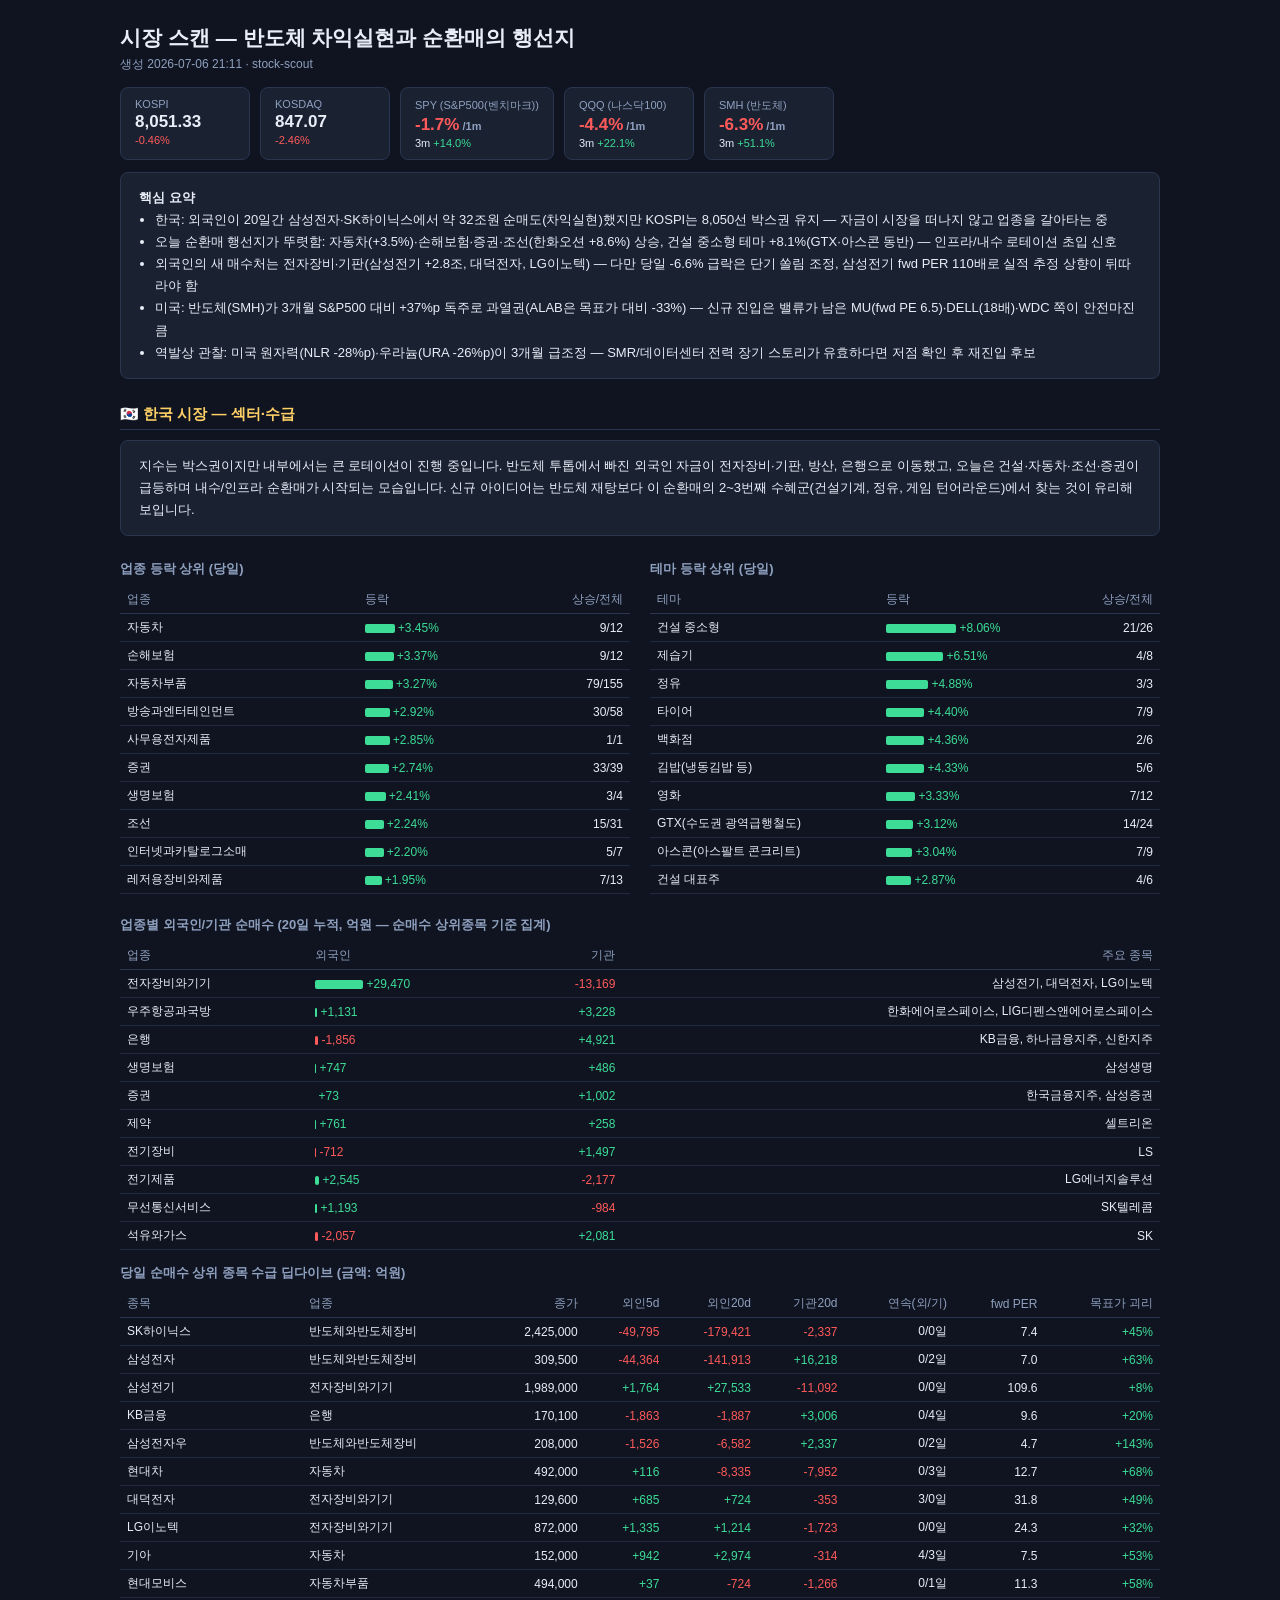
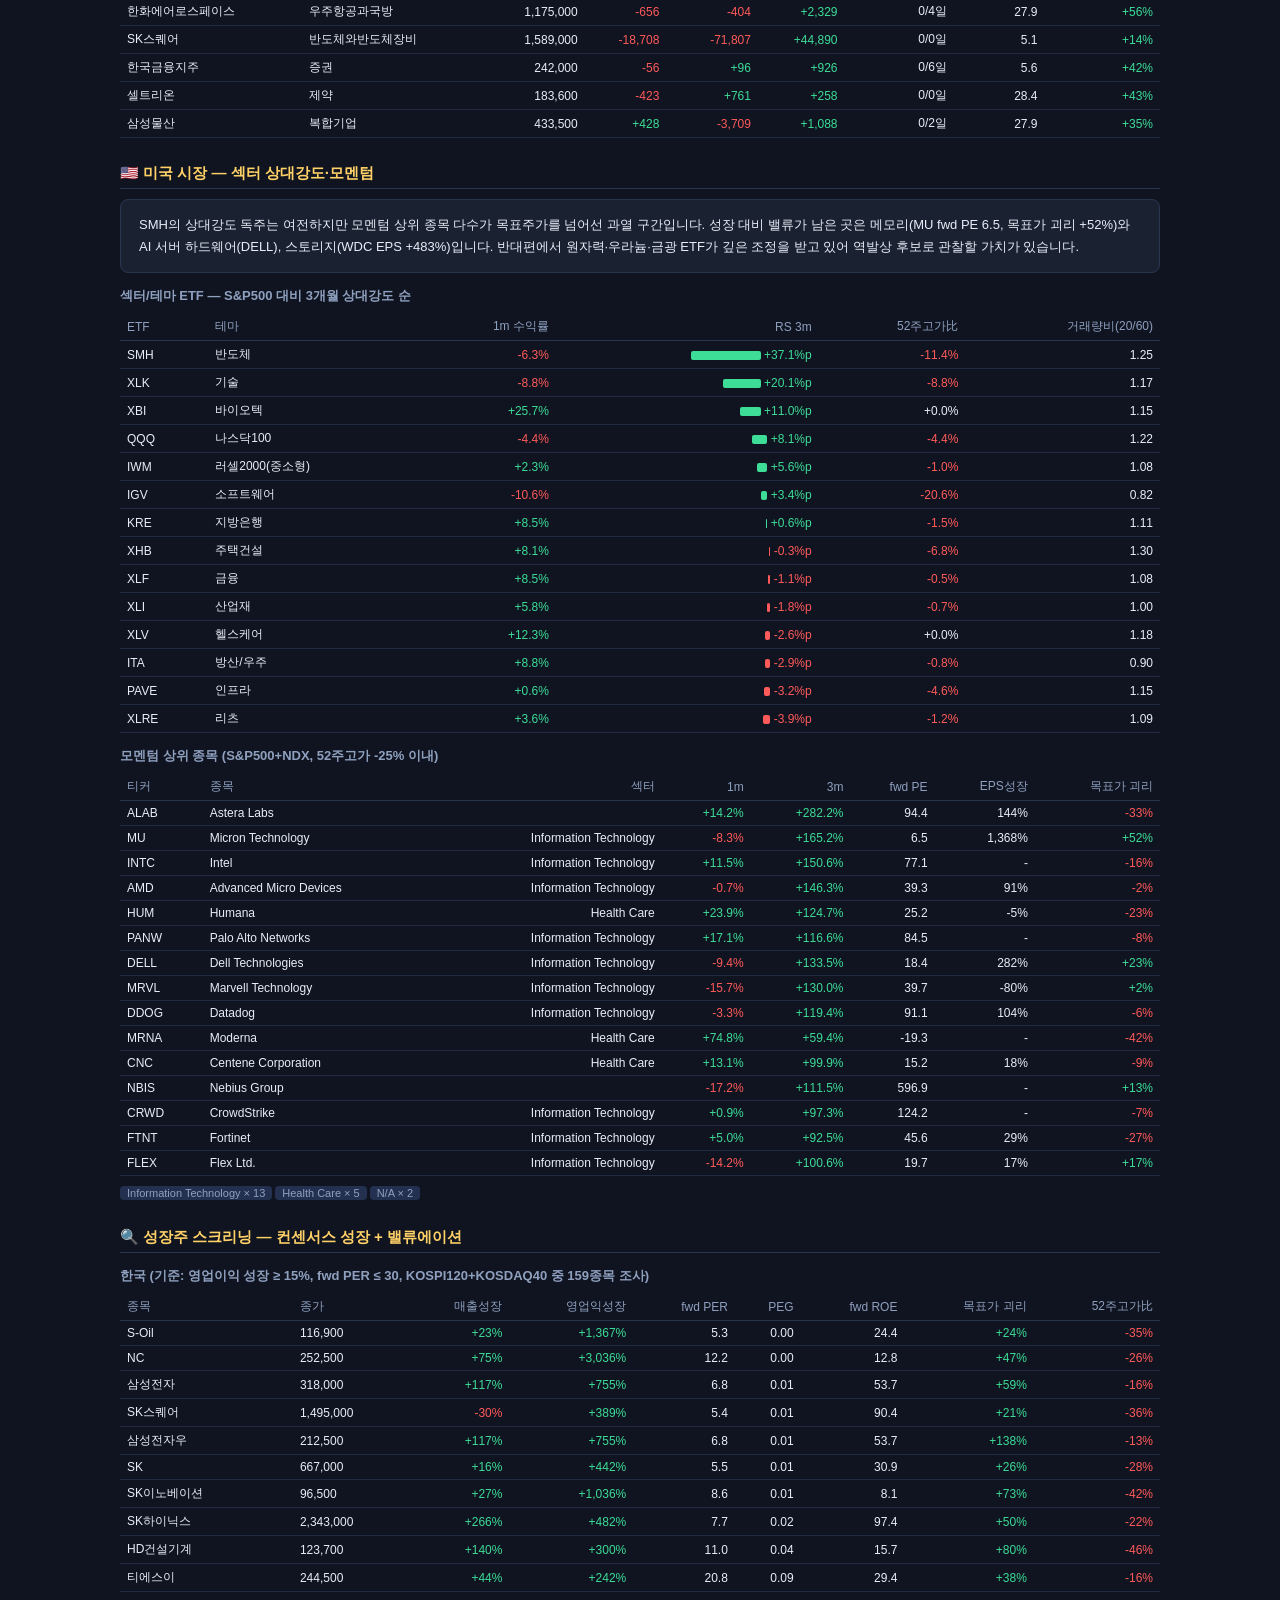
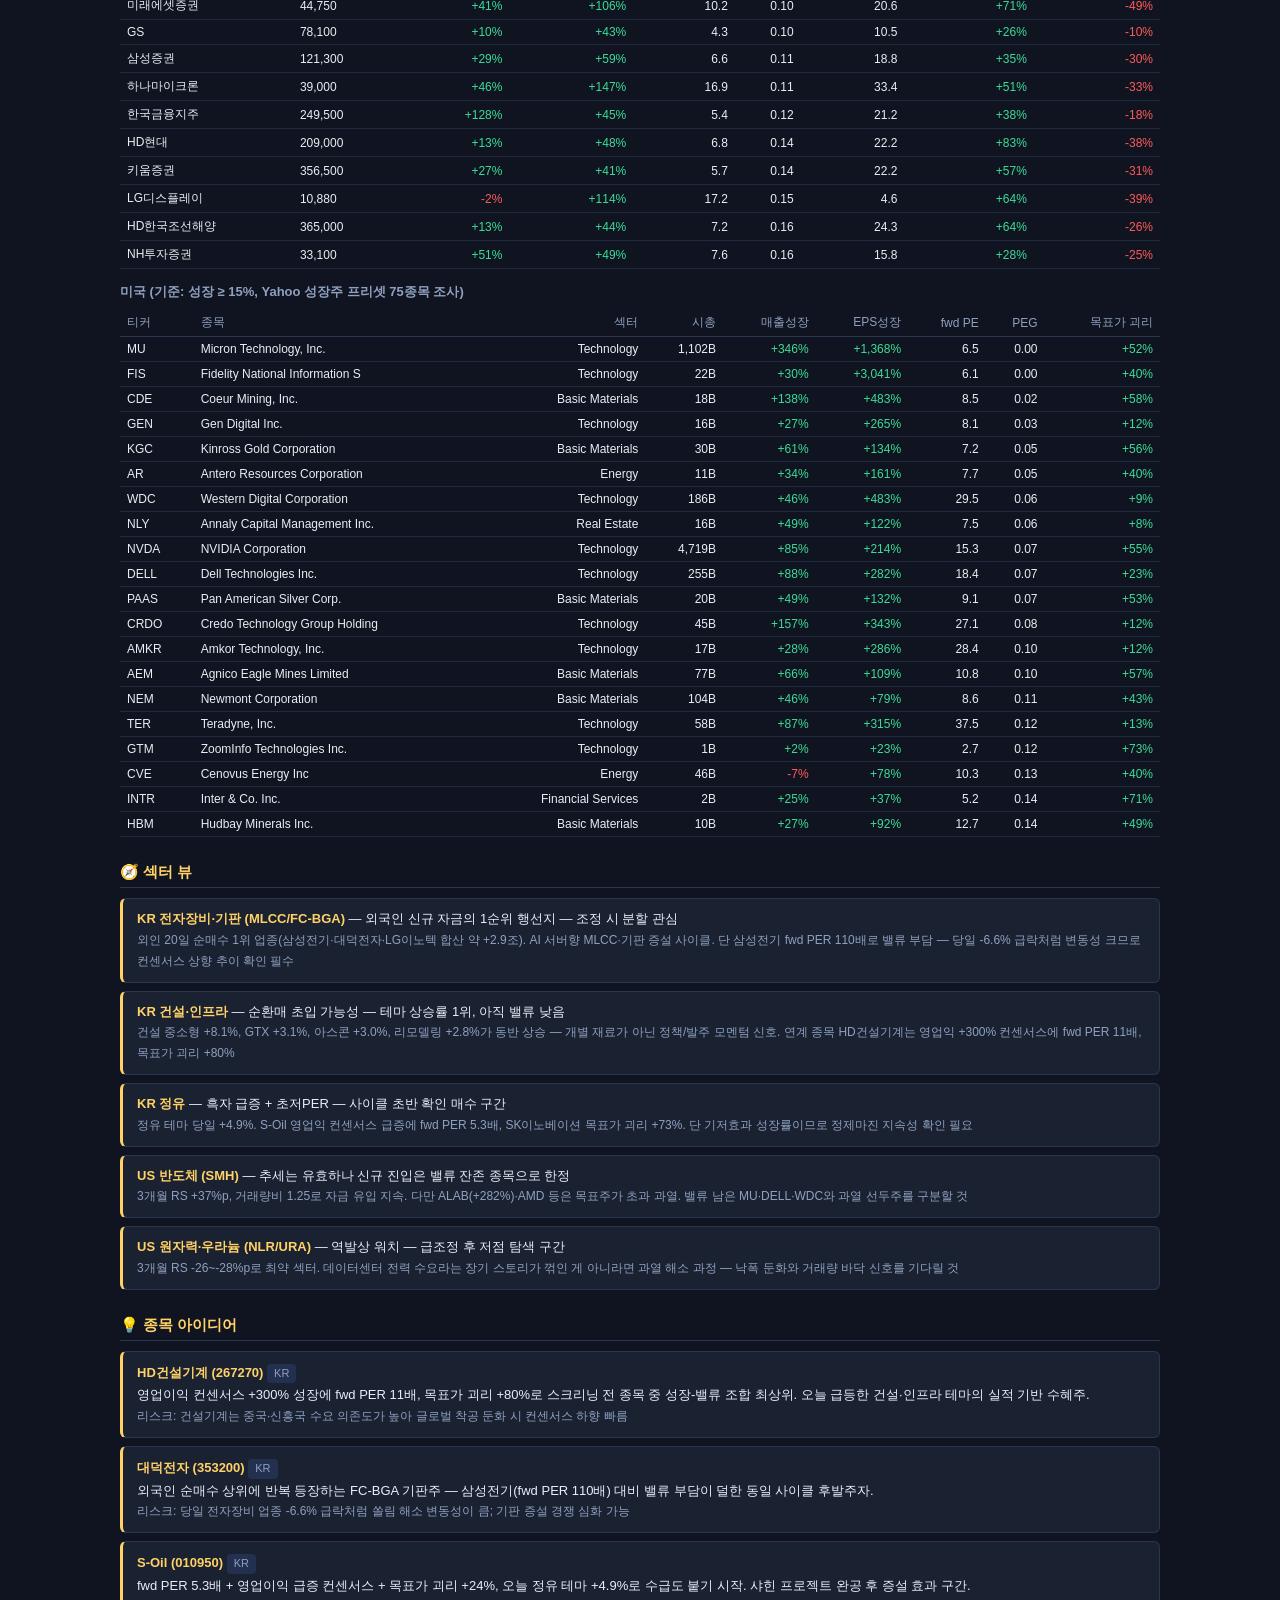
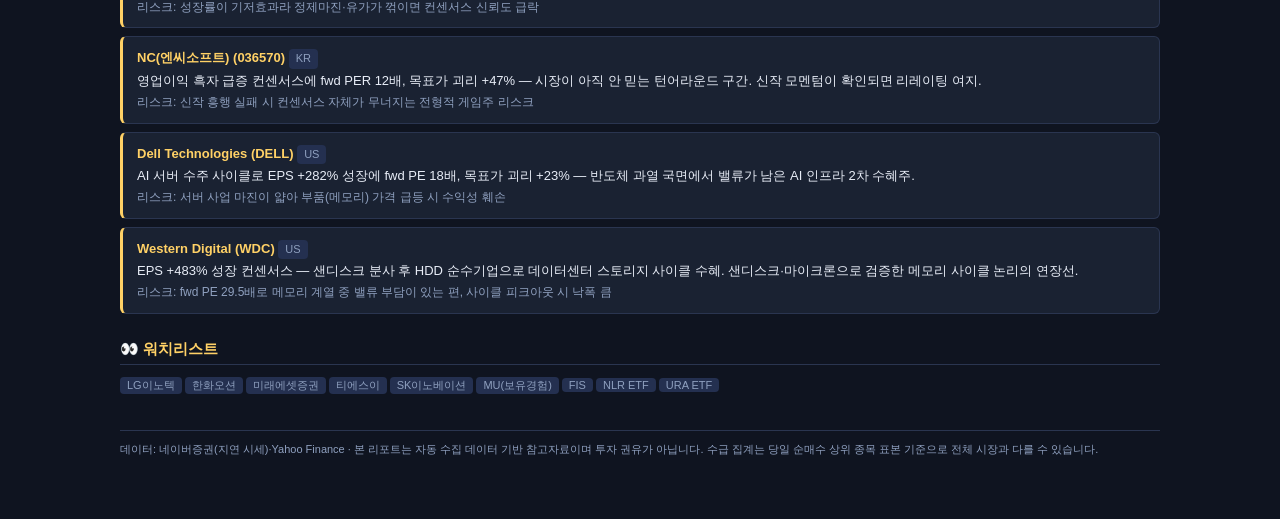
<file: scout/data/reports/scout_report_20260706_2111.html>
<!DOCTYPE html><html lang='ko'><head><meta charset='utf-8'><meta name='viewport' content='width=device-width,initial-scale=1'><title>Stock Scout Report</title><style>
:root{--bg:#0f1420;--card:#1a2232;--line:#2a3550;--txt:#e8edf7;--sub:#8fa0bf;
--up:#ff5a5a;--down:#4a8cff;--acc:#ffd166;--pos:#3ddc97;--neg:#ff5a5a}
*{box-sizing:border-box;margin:0;padding:0}
body{background:var(--bg);color:var(--txt);
font-family:'Segoe UI','Malgun Gothic',sans-serif;font-size:13px;
max-width:1080px;margin:0 auto;padding:24px 20px 60px}
h1{font-size:21px;margin-bottom:4px}
h2{font-size:15px;color:var(--acc);margin:26px 0 10px;padding-bottom:5px;
border-bottom:1px solid var(--line)}
h3{font-size:13px;color:var(--sub);margin:14px 0 6px}
.meta{color:var(--sub);font-size:12px;margin-bottom:14px}
.cards{display:flex;gap:10px;flex-wrap:wrap;margin:12px 0}
.card{background:var(--card);border:1px solid var(--line);border-radius:8px;
padding:10px 14px;min-width:130px}
.card .k{color:var(--sub);font-size:11px}
.card .v{font-size:17px;font-weight:600;margin-top:2px}
.card .d{font-size:11px;margin-top:2px}
.summary{background:var(--card);border:1px solid var(--line);border-radius:8px;
padding:14px 18px;margin:10px 0;line-height:1.7}
.summary li{margin-left:16px}
table{width:100%;border-collapse:collapse;margin:8px 0;font-size:12px}
th{color:var(--sub);font-weight:500;text-align:right;padding:5px 7px;
border-bottom:1px solid var(--line);white-space:nowrap}
td{padding:5px 7px;text-align:right;border-bottom:1px solid #202a40;
white-space:nowrap}
th:first-child,td:first-child{text-align:left}
th:nth-child(2),td:nth-child(2){text-align:left}
.pos{color:var(--pos)}.neg{color:var(--neg)}
.bar{display:inline-block;height:9px;border-radius:2px;vertical-align:middle}
.tag{display:inline-block;background:#243050;color:var(--sub);border-radius:4px;
padding:1px 7px;font-size:11px;margin:2px 3px 2px 0}
.call{background:var(--card);border:1px solid var(--line);border-left:3px solid
var(--acc);border-radius:6px;padding:10px 14px;margin:8px 0;line-height:1.6}
.call b{color:var(--acc)}
.risk{color:var(--sub);font-size:12px}
.foot{margin-top:34px;color:var(--sub);font-size:11px;border-top:1px solid
var(--line);padding-top:10px;line-height:1.6}
.grid2{display:grid;grid-template-columns:1fr 1fr;gap:20px}
@media(max-width:800px){.grid2{grid-template-columns:1fr}}
</style></head><body><h1>시장 스캔 — 반도체 차익실현과 순환매의 행선지</h1><div class='meta'>생성 2026-07-06 21:11 · stock-scout</div><div class="cards"><div class="card"><div class="k">KOSPI</div><div class="v">8,051.33</div><div class="d"><span class="neg">-0.46%</span></div></div><div class="card"><div class="k">KOSDAQ</div><div class="v">847.07</div><div class="d"><span class="neg">-2.46%</span></div></div><div class="card"><div class="k">SPY (S&amp;P500(벤치마크))</div><div class="v"><span class="neg">-1.7%</span><span style="font-size:11px;color:var(--sub)"> /1m</span></div><div class="d">3m <span class="pos">+14.0%</span></div></div><div class="card"><div class="k">QQQ (나스닥100)</div><div class="v"><span class="neg">-4.4%</span><span style="font-size:11px;color:var(--sub)"> /1m</span></div><div class="d">3m <span class="pos">+22.1%</span></div></div><div class="card"><div class="k">SMH (반도체)</div><div class="v"><span class="neg">-6.3%</span><span style="font-size:11px;color:var(--sub)"> /1m</span></div><div class="d">3m <span class="pos">+51.1%</span></div></div></div><div class="summary"><b>핵심 요약</b><ul><li>한국: 외국인이 20일간 삼성전자·SK하이닉스에서 약 32조원 순매도(차익실현)했지만 KOSPI는 8,050선 박스권 유지 — 자금이 시장을 떠나지 않고 업종을 갈아타는 중</li><li>오늘 순환매 행선지가 뚜렷함: 자동차(+3.5%)·손해보험·증권·조선(한화오션 +8.6%) 상승, 건설 중소형 테마 +8.1%(GTX·아스콘 동반) — 인프라/내수 로테이션 초입 신호</li><li>외국인의 새 매수처는 전자장비·기판(삼성전기 +2.8조, 대덕전자, LG이노텍) — 다만 당일 -6.6% 급락은 단기 쏠림 조정, 삼성전기 fwd PER 110배로 실적 추정 상향이 뒤따라야 함</li><li>미국: 반도체(SMH)가 3개월 S&amp;P500 대비 +37%p 독주로 과열권(ALAB은 목표가 대비 -33%) — 신규 진입은 밸류가 남은 MU(fwd PE 6.5)·DELL(18배)·WDC 쪽이 안전마진 큼</li><li>역발상 관찰: 미국 원자력(NLR -28%p)·우라늄(URA -26%p)이 3개월 급조정 — SMR/데이터센터 전력 장기 스토리가 유효하다면 저점 확인 후 재진입 후보</li></ul></div><h2>🇰🇷 한국 시장 — 섹터·수급</h2><div class="summary">지수는 박스권이지만 내부에서는 큰 로테이션이 진행 중입니다. 반도체 투톱에서 빠진 외국인 자금이 전자장비·기판, 방산, 은행으로 이동했고, 오늘은 건설·자동차·조선·증권이 급등하며 내수/인프라 순환매가 시작되는 모습입니다. 신규 아이디어는 반도체 재탕보다 이 순환매의 2~3번째 수혜군(건설기계, 정유, 게임 턴어라운드)에서 찾는 것이 유리해 보입니다.</div><div class="grid2"><div><h3>업종 등락 상위 (당일)</h3><table><tr><th>업종</th><th>등락</th><th>상승/전체</th></tr><tr><td>자동차</td><td><span class="bar" style="width:30px;background:#3ddc97"></span> <span class="pos">+3.45%</span></td><td>9/12</td></tr><tr><td>손해보험</td><td><span class="bar" style="width:29px;background:#3ddc97"></span> <span class="pos">+3.37%</span></td><td>9/12</td></tr><tr><td>자동차부품</td><td><span class="bar" style="width:28px;background:#3ddc97"></span> <span class="pos">+3.27%</span></td><td>79/155</td></tr><tr><td>방송과엔터테인먼트</td><td><span class="bar" style="width:25px;background:#3ddc97"></span> <span class="pos">+2.92%</span></td><td>30/58</td></tr><tr><td>사무용전자제품</td><td><span class="bar" style="width:25px;background:#3ddc97"></span> <span class="pos">+2.85%</span></td><td>1/1</td></tr><tr><td>증권</td><td><span class="bar" style="width:24px;background:#3ddc97"></span> <span class="pos">+2.74%</span></td><td>33/39</td></tr><tr><td>생명보험</td><td><span class="bar" style="width:21px;background:#3ddc97"></span> <span class="pos">+2.41%</span></td><td>3/4</td></tr><tr><td>조선</td><td><span class="bar" style="width:19px;background:#3ddc97"></span> <span class="pos">+2.24%</span></td><td>15/31</td></tr><tr><td>인터넷과카탈로그소매</td><td><span class="bar" style="width:19px;background:#3ddc97"></span> <span class="pos">+2.20%</span></td><td>5/7</td></tr><tr><td>레저용장비와제품</td><td><span class="bar" style="width:17px;background:#3ddc97"></span> <span class="pos">+1.95%</span></td><td>7/13</td></tr></table></div><div><h3>테마 등락 상위 (당일)</h3><table><tr><th>테마</th><th>등락</th><th>상승/전체</th></tr><tr><td>건설 중소형</td><td><span class="bar" style="width:70px;background:#3ddc97"></span> <span class="pos">+8.06%</span></td><td>21/26</td></tr><tr><td>제습기</td><td><span class="bar" style="width:57px;background:#3ddc97"></span> <span class="pos">+6.51%</span></td><td>4/8</td></tr><tr><td>정유</td><td><span class="bar" style="width:42px;background:#3ddc97"></span> <span class="pos">+4.88%</span></td><td>3/3</td></tr><tr><td>타이어</td><td><span class="bar" style="width:38px;background:#3ddc97"></span> <span class="pos">+4.40%</span></td><td>7/9</td></tr><tr><td>백화점</td><td><span class="bar" style="width:38px;background:#3ddc97"></span> <span class="pos">+4.36%</span></td><td>2/6</td></tr><tr><td>김밥(냉동김밥 등)</td><td><span class="bar" style="width:38px;background:#3ddc97"></span> <span class="pos">+4.33%</span></td><td>5/6</td></tr><tr><td>영화</td><td><span class="bar" style="width:29px;background:#3ddc97"></span> <span class="pos">+3.33%</span></td><td>7/12</td></tr><tr><td>GTX(수도권 광역급행철도)</td><td><span class="bar" style="width:27px;background:#3ddc97"></span> <span class="pos">+3.12%</span></td><td>14/24</td></tr><tr><td>아스콘(아스팔트 콘크리트)</td><td><span class="bar" style="width:26px;background:#3ddc97"></span> <span class="pos">+3.04%</span></td><td>7/9</td></tr><tr><td>건설 대표주</td><td><span class="bar" style="width:25px;background:#3ddc97"></span> <span class="pos">+2.87%</span></td><td>4/6</td></tr></table></div></div><h3>업종별 외국인/기관 순매수 (20일 누적, 억원 — 순매수 상위종목 기준 집계)</h3><table><tr><th>업종</th><th>외국인</th><th>기관</th><th>주요 종목</th></tr><tr><td>전자장비와기기</td><td><span class="bar" style="width:48px;background:#3ddc97"></span> <span class="pos">+29,470</span></td><td><span class="neg">-13,169</span></td><td>삼성전기, 대덕전자, LG이노텍</td></tr><tr><td>우주항공과국방</td><td><span class="bar" style="width:2px;background:#3ddc97"></span> <span class="pos">+1,131</span></td><td><span class="pos">+3,228</span></td><td>한화에어로스페이스, LIG디펜스앤에어로스페이스</td></tr><tr><td>은행</td><td><span class="bar" style="width:3px;background:#ff5a5a"></span> <span class="neg">-1,856</span></td><td><span class="pos">+4,921</span></td><td>KB금융, 하나금융지주, 신한지주</td></tr><tr><td>생명보험</td><td><span class="bar" style="width:1px;background:#3ddc97"></span> <span class="pos">+747</span></td><td><span class="pos">+486</span></td><td>삼성생명</td></tr><tr><td>증권</td><td><span class="bar" style="width:0px;background:#3ddc97"></span> <span class="pos">+73</span></td><td><span class="pos">+1,002</span></td><td>한국금융지주, 삼성증권</td></tr><tr><td>제약</td><td><span class="bar" style="width:1px;background:#3ddc97"></span> <span class="pos">+761</span></td><td><span class="pos">+258</span></td><td>셀트리온</td></tr><tr><td>전기장비</td><td><span class="bar" style="width:1px;background:#ff5a5a"></span> <span class="neg">-712</span></td><td><span class="pos">+1,497</span></td><td>LS</td></tr><tr><td>전기제품</td><td><span class="bar" style="width:4px;background:#3ddc97"></span> <span class="pos">+2,545</span></td><td><span class="neg">-2,177</span></td><td>LG에너지솔루션</td></tr><tr><td>무선통신서비스</td><td><span class="bar" style="width:2px;background:#3ddc97"></span> <span class="pos">+1,193</span></td><td><span class="neg">-984</span></td><td>SK텔레콤</td></tr><tr><td>석유와가스</td><td><span class="bar" style="width:3px;background:#ff5a5a"></span> <span class="neg">-2,057</span></td><td><span class="pos">+2,081</span></td><td>SK</td></tr></table><h3>당일 순매수 상위 종목 수급 딥다이브 (금액: 억원)</h3><table><tr><th>종목</th><th>업종</th><th>종가</th><th>외인5d</th><th>외인20d</th><th>기관20d</th><th>연속(외/기)</th><th>fwd PER</th><th>목표가 괴리</th></tr><tr><td>SK하이닉스</td><td>반도체와반도체장비</td><td>2,425,000</td><td><span class="neg">-49,795</span></td><td><span class="neg">-179,421</span></td><td><span class="neg">-2,337</span></td><td>0/0일</td><td>7.4</td><td><span class="pos">+45%</span></td></tr><tr><td>삼성전자</td><td>반도체와반도체장비</td><td>309,500</td><td><span class="neg">-44,364</span></td><td><span class="neg">-141,913</span></td><td><span class="pos">+16,218</span></td><td>0/2일</td><td>7.0</td><td><span class="pos">+63%</span></td></tr><tr><td>삼성전기</td><td>전자장비와기기</td><td>1,989,000</td><td><span class="pos">+1,764</span></td><td><span class="pos">+27,533</span></td><td><span class="neg">-11,092</span></td><td>0/0일</td><td>109.6</td><td><span class="pos">+8%</span></td></tr><tr><td>KB금융</td><td>은행</td><td>170,100</td><td><span class="neg">-1,863</span></td><td><span class="neg">-1,887</span></td><td><span class="pos">+3,006</span></td><td>0/4일</td><td>9.6</td><td><span class="pos">+20%</span></td></tr><tr><td>삼성전자우</td><td>반도체와반도체장비</td><td>208,000</td><td><span class="neg">-1,526</span></td><td><span class="neg">-6,582</span></td><td><span class="pos">+2,337</span></td><td>0/2일</td><td>4.7</td><td><span class="pos">+143%</span></td></tr><tr><td>현대차</td><td>자동차</td><td>492,000</td><td><span class="pos">+116</span></td><td><span class="neg">-8,335</span></td><td><span class="neg">-7,952</span></td><td>0/3일</td><td>12.7</td><td><span class="pos">+68%</span></td></tr><tr><td>대덕전자</td><td>전자장비와기기</td><td>129,600</td><td><span class="pos">+685</span></td><td><span class="pos">+724</span></td><td><span class="neg">-353</span></td><td>3/0일</td><td>31.8</td><td><span class="pos">+49%</span></td></tr><tr><td>LG이노텍</td><td>전자장비와기기</td><td>872,000</td><td><span class="pos">+1,335</span></td><td><span class="pos">+1,214</span></td><td><span class="neg">-1,723</span></td><td>0/0일</td><td>24.3</td><td><span class="pos">+32%</span></td></tr><tr><td>기아</td><td>자동차</td><td>152,000</td><td><span class="pos">+942</span></td><td><span class="pos">+2,974</span></td><td><span class="neg">-314</span></td><td>4/3일</td><td>7.5</td><td><span class="pos">+53%</span></td></tr><tr><td>현대모비스</td><td>자동차부품</td><td>494,000</td><td><span class="pos">+37</span></td><td><span class="neg">-724</span></td><td><span class="neg">-1,266</span></td><td>0/1일</td><td>11.3</td><td><span class="pos">+58%</span></td></tr><tr><td>한화에어로스페이스</td><td>우주항공과국방</td><td>1,175,000</td><td><span class="neg">-656</span></td><td><span class="neg">-404</span></td><td><span class="pos">+2,329</span></td><td>0/4일</td><td>27.9</td><td><span class="pos">+56%</span></td></tr><tr><td>SK스퀘어</td><td>반도체와반도체장비</td><td>1,589,000</td><td><span class="neg">-18,708</span></td><td><span class="neg">-71,807</span></td><td><span class="pos">+44,890</span></td><td>0/0일</td><td>5.1</td><td><span class="pos">+14%</span></td></tr><tr><td>한국금융지주</td><td>증권</td><td>242,000</td><td><span class="neg">-56</span></td><td><span class="pos">+96</span></td><td><span class="pos">+926</span></td><td>0/6일</td><td>5.6</td><td><span class="pos">+42%</span></td></tr><tr><td>셀트리온</td><td>제약</td><td>183,600</td><td><span class="neg">-423</span></td><td><span class="pos">+761</span></td><td><span class="pos">+258</span></td><td>0/0일</td><td>28.4</td><td><span class="pos">+43%</span></td></tr><tr><td>삼성물산</td><td>복합기업</td><td>433,500</td><td><span class="pos">+428</span></td><td><span class="neg">-3,709</span></td><td><span class="pos">+1,088</span></td><td>0/2일</td><td>27.9</td><td><span class="pos">+35%</span></td></tr></table><h2>🇺🇸 미국 시장 — 섹터 상대강도·모멘텀</h2><div class="summary">SMH의 상대강도 독주는 여전하지만 모멘텀 상위 종목 다수가 목표주가를 넘어선 과열 구간입니다. 성장 대비 밸류가 남은 곳은 메모리(MU fwd PE 6.5, 목표가 괴리 +52%)와 AI 서버 하드웨어(DELL), 스토리지(WDC EPS +483%)입니다. 반대편에서 원자력·우라늄·금광 ETF가 깊은 조정을 받고 있어 역발상 후보로 관찰할 가치가 있습니다.</div><h3>섹터/테마 ETF — S&P500 대비 3개월 상대강도 순</h3><table><tr><th>ETF</th><th>테마</th><th>1m 수익률</th><th>RS 3m</th><th>52주고가比</th><th>거래량비(20/60)</th></tr><tr><td>SMH</td><td>반도체</td><td><span class="neg">-6.3%</span></td><td><span class="bar" style="width:70px;background:#3ddc97"></span> <span class="pos">+37.1%p</span></td><td><span class="neg">-11.4%</span></td><td>1.25</td></tr><tr><td>XLK</td><td>기술</td><td><span class="neg">-8.8%</span></td><td><span class="bar" style="width:38px;background:#3ddc97"></span> <span class="pos">+20.1%p</span></td><td><span class="neg">-8.8%</span></td><td>1.17</td></tr><tr><td>XBI</td><td>바이오텍</td><td><span class="pos">+25.7%</span></td><td><span class="bar" style="width:21px;background:#3ddc97"></span> <span class="pos">+11.0%p</span></td><td><span class="">+0.0%</span></td><td>1.15</td></tr><tr><td>QQQ</td><td>나스닥100</td><td><span class="neg">-4.4%</span></td><td><span class="bar" style="width:15px;background:#3ddc97"></span> <span class="pos">+8.1%p</span></td><td><span class="neg">-4.4%</span></td><td>1.22</td></tr><tr><td>IWM</td><td>러셀2000(중소형)</td><td><span class="pos">+2.3%</span></td><td><span class="bar" style="width:10px;background:#3ddc97"></span> <span class="pos">+5.6%p</span></td><td><span class="neg">-1.0%</span></td><td>1.08</td></tr><tr><td>IGV</td><td>소프트웨어</td><td><span class="neg">-10.6%</span></td><td><span class="bar" style="width:6px;background:#3ddc97"></span> <span class="pos">+3.4%p</span></td><td><span class="neg">-20.6%</span></td><td>0.82</td></tr><tr><td>KRE</td><td>지방은행</td><td><span class="pos">+8.5%</span></td><td><span class="bar" style="width:1px;background:#3ddc97"></span> <span class="pos">+0.6%p</span></td><td><span class="neg">-1.5%</span></td><td>1.11</td></tr><tr><td>XHB</td><td>주택건설</td><td><span class="pos">+8.1%</span></td><td><span class="bar" style="width:1px;background:#ff5a5a"></span> <span class="neg">-0.3%p</span></td><td><span class="neg">-6.8%</span></td><td>1.30</td></tr><tr><td>XLF</td><td>금융</td><td><span class="pos">+8.5%</span></td><td><span class="bar" style="width:2px;background:#ff5a5a"></span> <span class="neg">-1.1%p</span></td><td><span class="neg">-0.5%</span></td><td>1.08</td></tr><tr><td>XLI</td><td>산업재</td><td><span class="pos">+5.8%</span></td><td><span class="bar" style="width:3px;background:#ff5a5a"></span> <span class="neg">-1.8%p</span></td><td><span class="neg">-0.7%</span></td><td>1.00</td></tr><tr><td>XLV</td><td>헬스케어</td><td><span class="pos">+12.3%</span></td><td><span class="bar" style="width:5px;background:#ff5a5a"></span> <span class="neg">-2.6%p</span></td><td><span class="">+0.0%</span></td><td>1.18</td></tr><tr><td>ITA</td><td>방산/우주</td><td><span class="pos">+8.8%</span></td><td><span class="bar" style="width:5px;background:#ff5a5a"></span> <span class="neg">-2.9%p</span></td><td><span class="neg">-0.8%</span></td><td>0.90</td></tr><tr><td>PAVE</td><td>인프라</td><td><span class="pos">+0.6%</span></td><td><span class="bar" style="width:6px;background:#ff5a5a"></span> <span class="neg">-3.2%p</span></td><td><span class="neg">-4.6%</span></td><td>1.15</td></tr><tr><td>XLRE</td><td>리츠</td><td><span class="pos">+3.6%</span></td><td><span class="bar" style="width:7px;background:#ff5a5a"></span> <span class="neg">-3.9%p</span></td><td><span class="neg">-1.2%</span></td><td>1.09</td></tr></table><h3>모멘텀 상위 종목 (S&P500+NDX, 52주고가 -25% 이내)</h3><table><tr><th>티커</th><th>종목</th><th>섹터</th><th>1m</th><th>3m</th><th>fwd PE</th><th>EPS성장</th><th>목표가 괴리</th></tr><tr><td>ALAB</td><td>Astera Labs</td><td></td><td><span class="pos">+14.2%</span></td><td><span class="pos">+282.2%</span></td><td>94.4</td><td>144%</td><td><span class="neg">-33%</span></td></tr><tr><td>MU</td><td>Micron Technology</td><td>Information Technology</td><td><span class="neg">-8.3%</span></td><td><span class="pos">+165.2%</span></td><td>6.5</td><td>1,368%</td><td><span class="pos">+52%</span></td></tr><tr><td>INTC</td><td>Intel</td><td>Information Technology</td><td><span class="pos">+11.5%</span></td><td><span class="pos">+150.6%</span></td><td>77.1</td><td>-</td><td><span class="neg">-16%</span></td></tr><tr><td>AMD</td><td>Advanced Micro Devices</td><td>Information Technology</td><td><span class="neg">-0.7%</span></td><td><span class="pos">+146.3%</span></td><td>39.3</td><td>91%</td><td><span class="neg">-2%</span></td></tr><tr><td>HUM</td><td>Humana</td><td>Health Care</td><td><span class="pos">+23.9%</span></td><td><span class="pos">+124.7%</span></td><td>25.2</td><td>-5%</td><td><span class="neg">-23%</span></td></tr><tr><td>PANW</td><td>Palo Alto Networks</td><td>Information Technology</td><td><span class="pos">+17.1%</span></td><td><span class="pos">+116.6%</span></td><td>84.5</td><td>-</td><td><span class="neg">-8%</span></td></tr><tr><td>DELL</td><td>Dell Technologies</td><td>Information Technology</td><td><span class="neg">-9.4%</span></td><td><span class="pos">+133.5%</span></td><td>18.4</td><td>282%</td><td><span class="pos">+23%</span></td></tr><tr><td>MRVL</td><td>Marvell Technology</td><td>Information Technology</td><td><span class="neg">-15.7%</span></td><td><span class="pos">+130.0%</span></td><td>39.7</td><td>-80%</td><td><span class="pos">+2%</span></td></tr><tr><td>DDOG</td><td>Datadog</td><td>Information Technology</td><td><span class="neg">-3.3%</span></td><td><span class="pos">+119.4%</span></td><td>91.1</td><td>104%</td><td><span class="neg">-6%</span></td></tr><tr><td>MRNA</td><td>Moderna</td><td>Health Care</td><td><span class="pos">+74.8%</span></td><td><span class="pos">+59.4%</span></td><td>-19.3</td><td>-</td><td><span class="neg">-42%</span></td></tr><tr><td>CNC</td><td>Centene Corporation</td><td>Health Care</td><td><span class="pos">+13.1%</span></td><td><span class="pos">+99.9%</span></td><td>15.2</td><td>18%</td><td><span class="neg">-9%</span></td></tr><tr><td>NBIS</td><td>Nebius Group</td><td></td><td><span class="neg">-17.2%</span></td><td><span class="pos">+111.5%</span></td><td>596.9</td><td>-</td><td><span class="pos">+13%</span></td></tr><tr><td>CRWD</td><td>CrowdStrike</td><td>Information Technology</td><td><span class="pos">+0.9%</span></td><td><span class="pos">+97.3%</span></td><td>124.2</td><td>-</td><td><span class="neg">-7%</span></td></tr><tr><td>FTNT</td><td>Fortinet</td><td>Information Technology</td><td><span class="pos">+5.0%</span></td><td><span class="pos">+92.5%</span></td><td>45.6</td><td>29%</td><td><span class="neg">-27%</span></td></tr><tr><td>FLEX</td><td>Flex Ltd.</td><td>Information Technology</td><td><span class="neg">-14.2%</span></td><td><span class="pos">+100.6%</span></td><td>19.7</td><td>17%</td><td><span class="pos">+17%</span></td></tr></table><div><span class="tag">Information Technology × 13</span><span class="tag">Health Care × 5</span><span class="tag">N/A × 2</span></div><h2>🔍 성장주 스크리닝 — 컨센서스 성장 + 밸류에이션</h2><h3>한국 (기준: 영업이익 성장 ≥ 15%, fwd PER ≤ 30, KOSPI120+KOSDAQ40 중 159종목 조사)</h3><table><tr><th>종목</th><th>종가</th><th>매출성장</th><th>영업익성장</th><th>fwd PER</th><th>PEG</th><th>fwd ROE</th><th>목표가 괴리</th><th>52주고가比</th></tr><tr><td>S-Oil</td><td>116,900</td><td><span class="pos">+23%</span></td><td><span class="pos">+1,367%</span></td><td>5.3</td><td>0.00</td><td>24.4</td><td><span class="pos">+24%</span></td><td><span class="neg">-35%</span></td></tr><tr><td>NC</td><td>252,500</td><td><span class="pos">+75%</span></td><td><span class="pos">+3,036%</span></td><td>12.2</td><td>0.00</td><td>12.8</td><td><span class="pos">+47%</span></td><td><span class="neg">-26%</span></td></tr><tr><td>삼성전자</td><td>318,000</td><td><span class="pos">+117%</span></td><td><span class="pos">+755%</span></td><td>6.8</td><td>0.01</td><td>53.7</td><td><span class="pos">+59%</span></td><td><span class="neg">-16%</span></td></tr><tr><td>SK스퀘어</td><td>1,495,000</td><td><span class="neg">-30%</span></td><td><span class="pos">+389%</span></td><td>5.4</td><td>0.01</td><td>90.4</td><td><span class="pos">+21%</span></td><td><span class="neg">-36%</span></td></tr><tr><td>삼성전자우</td><td>212,500</td><td><span class="pos">+117%</span></td><td><span class="pos">+755%</span></td><td>6.8</td><td>0.01</td><td>53.7</td><td><span class="pos">+138%</span></td><td><span class="neg">-13%</span></td></tr><tr><td>SK</td><td>667,000</td><td><span class="pos">+16%</span></td><td><span class="pos">+442%</span></td><td>5.5</td><td>0.01</td><td>30.9</td><td><span class="pos">+26%</span></td><td><span class="neg">-28%</span></td></tr><tr><td>SK이노베이션</td><td>96,500</td><td><span class="pos">+27%</span></td><td><span class="pos">+1,036%</span></td><td>8.6</td><td>0.01</td><td>8.1</td><td><span class="pos">+73%</span></td><td><span class="neg">-42%</span></td></tr><tr><td>SK하이닉스</td><td>2,343,000</td><td><span class="pos">+266%</span></td><td><span class="pos">+482%</span></td><td>7.7</td><td>0.02</td><td>97.4</td><td><span class="pos">+50%</span></td><td><span class="neg">-22%</span></td></tr><tr><td>HD건설기계</td><td>123,700</td><td><span class="pos">+140%</span></td><td><span class="pos">+300%</span></td><td>11.0</td><td>0.04</td><td>15.7</td><td><span class="pos">+80%</span></td><td><span class="neg">-46%</span></td></tr><tr><td>티에스이</td><td>244,500</td><td><span class="pos">+44%</span></td><td><span class="pos">+242%</span></td><td>20.8</td><td>0.09</td><td>29.4</td><td><span class="pos">+38%</span></td><td><span class="neg">-16%</span></td></tr><tr><td>미래에셋증권</td><td>44,750</td><td><span class="pos">+41%</span></td><td><span class="pos">+106%</span></td><td>10.2</td><td>0.10</td><td>20.6</td><td><span class="pos">+71%</span></td><td><span class="neg">-49%</span></td></tr><tr><td>GS</td><td>78,100</td><td><span class="pos">+10%</span></td><td><span class="pos">+43%</span></td><td>4.3</td><td>0.10</td><td>10.5</td><td><span class="pos">+26%</span></td><td><span class="neg">-10%</span></td></tr><tr><td>삼성증권</td><td>121,300</td><td><span class="pos">+29%</span></td><td><span class="pos">+59%</span></td><td>6.6</td><td>0.11</td><td>18.8</td><td><span class="pos">+35%</span></td><td><span class="neg">-30%</span></td></tr><tr><td>하나마이크론</td><td>39,000</td><td><span class="pos">+46%</span></td><td><span class="pos">+147%</span></td><td>16.9</td><td>0.11</td><td>33.4</td><td><span class="pos">+51%</span></td><td><span class="neg">-33%</span></td></tr><tr><td>한국금융지주</td><td>249,500</td><td><span class="pos">+128%</span></td><td><span class="pos">+45%</span></td><td>5.4</td><td>0.12</td><td>21.2</td><td><span class="pos">+38%</span></td><td><span class="neg">-18%</span></td></tr><tr><td>HD현대</td><td>209,000</td><td><span class="pos">+13%</span></td><td><span class="pos">+48%</span></td><td>6.8</td><td>0.14</td><td>22.2</td><td><span class="pos">+83%</span></td><td><span class="neg">-38%</span></td></tr><tr><td>키움증권</td><td>356,500</td><td><span class="pos">+27%</span></td><td><span class="pos">+41%</span></td><td>5.7</td><td>0.14</td><td>22.2</td><td><span class="pos">+57%</span></td><td><span class="neg">-31%</span></td></tr><tr><td>LG디스플레이</td><td>10,880</td><td><span class="neg">-2%</span></td><td><span class="pos">+114%</span></td><td>17.2</td><td>0.15</td><td>4.6</td><td><span class="pos">+64%</span></td><td><span class="neg">-39%</span></td></tr><tr><td>HD한국조선해양</td><td>365,000</td><td><span class="pos">+13%</span></td><td><span class="pos">+44%</span></td><td>7.2</td><td>0.16</td><td>24.3</td><td><span class="pos">+64%</span></td><td><span class="neg">-26%</span></td></tr><tr><td>NH투자증권</td><td>33,100</td><td><span class="pos">+51%</span></td><td><span class="pos">+49%</span></td><td>7.6</td><td>0.16</td><td>15.8</td><td><span class="pos">+28%</span></td><td><span class="neg">-25%</span></td></tr></table><h3>미국 (기준: 성장 ≥ 15%, Yahoo 성장주 프리셋 75종목 조사)</h3><table><tr><th>티커</th><th>종목</th><th>섹터</th><th>시총</th><th>매출성장</th><th>EPS성장</th><th>fwd PE</th><th>PEG</th><th>목표가 괴리</th></tr><tr><td>MU</td><td>Micron Technology, Inc.</td><td>Technology</td><td>1,102B</td><td><span class="pos">+346%</span></td><td><span class="pos">+1,368%</span></td><td>6.5</td><td>0.00</td><td><span class="pos">+52%</span></td></tr><tr><td>FIS</td><td>Fidelity National Information S</td><td>Technology</td><td>22B</td><td><span class="pos">+30%</span></td><td><span class="pos">+3,041%</span></td><td>6.1</td><td>0.00</td><td><span class="pos">+40%</span></td></tr><tr><td>CDE</td><td>Coeur Mining, Inc.</td><td>Basic Materials</td><td>18B</td><td><span class="pos">+138%</span></td><td><span class="pos">+483%</span></td><td>8.5</td><td>0.02</td><td><span class="pos">+58%</span></td></tr><tr><td>GEN</td><td>Gen Digital Inc.</td><td>Technology</td><td>16B</td><td><span class="pos">+27%</span></td><td><span class="pos">+265%</span></td><td>8.1</td><td>0.03</td><td><span class="pos">+12%</span></td></tr><tr><td>KGC</td><td>Kinross Gold Corporation</td><td>Basic Materials</td><td>30B</td><td><span class="pos">+61%</span></td><td><span class="pos">+134%</span></td><td>7.2</td><td>0.05</td><td><span class="pos">+56%</span></td></tr><tr><td>AR</td><td>Antero Resources Corporation</td><td>Energy</td><td>11B</td><td><span class="pos">+34%</span></td><td><span class="pos">+161%</span></td><td>7.7</td><td>0.05</td><td><span class="pos">+40%</span></td></tr><tr><td>WDC</td><td>Western Digital Corporation</td><td>Technology</td><td>186B</td><td><span class="pos">+46%</span></td><td><span class="pos">+483%</span></td><td>29.5</td><td>0.06</td><td><span class="pos">+9%</span></td></tr><tr><td>NLY</td><td>Annaly Capital Management Inc.</td><td>Real Estate</td><td>16B</td><td><span class="pos">+49%</span></td><td><span class="pos">+122%</span></td><td>7.5</td><td>0.06</td><td><span class="pos">+8%</span></td></tr><tr><td>NVDA</td><td>NVIDIA Corporation</td><td>Technology</td><td>4,719B</td><td><span class="pos">+85%</span></td><td><span class="pos">+214%</span></td><td>15.3</td><td>0.07</td><td><span class="pos">+55%</span></td></tr><tr><td>DELL</td><td>Dell Technologies Inc.</td><td>Technology</td><td>255B</td><td><span class="pos">+88%</span></td><td><span class="pos">+282%</span></td><td>18.4</td><td>0.07</td><td><span class="pos">+23%</span></td></tr><tr><td>PAAS</td><td>Pan American Silver Corp.</td><td>Basic Materials</td><td>20B</td><td><span class="pos">+49%</span></td><td><span class="pos">+132%</span></td><td>9.1</td><td>0.07</td><td><span class="pos">+53%</span></td></tr><tr><td>CRDO</td><td>Credo Technology Group Holding </td><td>Technology</td><td>45B</td><td><span class="pos">+157%</span></td><td><span class="pos">+343%</span></td><td>27.1</td><td>0.08</td><td><span class="pos">+12%</span></td></tr><tr><td>AMKR</td><td>Amkor Technology, Inc.</td><td>Technology</td><td>17B</td><td><span class="pos">+28%</span></td><td><span class="pos">+286%</span></td><td>28.4</td><td>0.10</td><td><span class="pos">+12%</span></td></tr><tr><td>AEM</td><td>Agnico Eagle Mines Limited</td><td>Basic Materials</td><td>77B</td><td><span class="pos">+66%</span></td><td><span class="pos">+109%</span></td><td>10.8</td><td>0.10</td><td><span class="pos">+57%</span></td></tr><tr><td>NEM</td><td>Newmont Corporation</td><td>Basic Materials</td><td>104B</td><td><span class="pos">+46%</span></td><td><span class="pos">+79%</span></td><td>8.6</td><td>0.11</td><td><span class="pos">+43%</span></td></tr><tr><td>TER</td><td>Teradyne, Inc.</td><td>Technology</td><td>58B</td><td><span class="pos">+87%</span></td><td><span class="pos">+315%</span></td><td>37.5</td><td>0.12</td><td><span class="pos">+13%</span></td></tr><tr><td>GTM</td><td>ZoomInfo Technologies Inc.</td><td>Technology</td><td>1B</td><td><span class="pos">+2%</span></td><td><span class="pos">+23%</span></td><td>2.7</td><td>0.12</td><td><span class="pos">+73%</span></td></tr><tr><td>CVE</td><td>Cenovus Energy Inc</td><td>Energy</td><td>46B</td><td><span class="neg">-7%</span></td><td><span class="pos">+78%</span></td><td>10.3</td><td>0.13</td><td><span class="pos">+40%</span></td></tr><tr><td>INTR</td><td>Inter &amp; Co. Inc.</td><td>Financial Services</td><td>2B</td><td><span class="pos">+25%</span></td><td><span class="pos">+37%</span></td><td>5.2</td><td>0.14</td><td><span class="pos">+71%</span></td></tr><tr><td>HBM</td><td>Hudbay Minerals Inc.</td><td>Basic Materials</td><td>10B</td><td><span class="pos">+27%</span></td><td><span class="pos">+92%</span></td><td>12.7</td><td>0.14</td><td><span class="pos">+49%</span></td></tr></table><h2>🧭 섹터 뷰</h2><div class="call"><b>KR 전자장비·기판 (MLCC/FC-BGA)</b> — 외국인 신규 자금의 1순위 행선지 — 조정 시 분할 관심<br><span class="risk">외인 20일 순매수 1위 업종(삼성전기·대덕전자·LG이노텍 합산 약 +2.9조). AI 서버향 MLCC·기판 증설 사이클. 단 삼성전기 fwd PER 110배로 밸류 부담 — 당일 -6.6% 급락처럼 변동성 크므로 컨센서스 상향 추이 확인 필수</span></div><div class="call"><b>KR 건설·인프라</b> — 순환매 초입 가능성 — 테마 상승률 1위, 아직 밸류 낮음<br><span class="risk">건설 중소형 +8.1%, GTX +3.1%, 아스콘 +3.0%, 리모델링 +2.8%가 동반 상승 — 개별 재료가 아닌 정책/발주 모멘텀 신호. 연계 종목 HD건설기계는 영업익 +300% 컨센서스에 fwd PER 11배, 목표가 괴리 +80%</span></div><div class="call"><b>KR 정유</b> — 흑자 급증 + 초저PER — 사이클 초반 확인 매수 구간<br><span class="risk">정유 테마 당일 +4.9%. S-Oil 영업익 컨센서스 급증에 fwd PER 5.3배, SK이노베이션 목표가 괴리 +73%. 단 기저효과 성장률이므로 정제마진 지속성 확인 필요</span></div><div class="call"><b>US 반도체 (SMH)</b> — 추세는 유효하나 신규 진입은 밸류 잔존 종목으로 한정<br><span class="risk">3개월 RS +37%p, 거래량비 1.25로 자금 유입 지속. 다만 ALAB(+282%)·AMD 등은 목표주가 초과 과열. 밸류 남은 MU·DELL·WDC와 과열 선두주를 구분할 것</span></div><div class="call"><b>US 원자력·우라늄 (NLR/URA)</b> — 역발상 워치 — 급조정 후 저점 탐색 구간<br><span class="risk">3개월 RS -26~-28%p로 최약 섹터. 데이터센터 전력 수요라는 장기 스토리가 꺾인 게 아니라면 과열 해소 과정 — 낙폭 둔화와 거래량 바닥 신호를 기다릴 것</span></div><h2>💡 종목 아이디어</h2><div class="call"><b>HD건설기계 (267270)</b> <span class="tag">KR</span><br>영업이익 컨센서스 +300% 성장에 fwd PER 11배, 목표가 괴리 +80%로 스크리닝 전 종목 중 성장-밸류 조합 최상위. 오늘 급등한 건설·인프라 테마의 실적 기반 수혜주.<br><span class="risk">리스크: 건설기계는 중국·신흥국 수요 의존도가 높아 글로벌 착공 둔화 시 컨센서스 하향 빠름</span></div><div class="call"><b>대덕전자 (353200)</b> <span class="tag">KR</span><br>외국인 순매수 상위에 반복 등장하는 FC-BGA 기판주 — 삼성전기(fwd PER 110배) 대비 밸류 부담이 덜한 동일 사이클 후발주자.<br><span class="risk">리스크: 당일 전자장비 업종 -6.6% 급락처럼 쏠림 해소 변동성이 큼; 기판 증설 경쟁 심화 가능</span></div><div class="call"><b>S-Oil (010950)</b> <span class="tag">KR</span><br>fwd PER 5.3배 + 영업이익 급증 컨센서스 + 목표가 괴리 +24%, 오늘 정유 테마 +4.9%로 수급도 붙기 시작. 샤힌 프로젝트 완공 후 증설 효과 구간.<br><span class="risk">리스크: 성장률이 기저효과라 정제마진·유가가 꺾이면 컨센서스 신뢰도 급락</span></div><div class="call"><b>NC(엔씨소프트) (036570)</b> <span class="tag">KR</span><br>영업이익 흑자 급증 컨센서스에 fwd PER 12배, 목표가 괴리 +47% — 시장이 아직 안 믿는 턴어라운드 구간. 신작 모멘텀이 확인되면 리레이팅 여지.<br><span class="risk">리스크: 신작 흥행 실패 시 컨센서스 자체가 무너지는 전형적 게임주 리스크</span></div><div class="call"><b>Dell Technologies (DELL)</b> <span class="tag">US</span><br>AI 서버 수주 사이클로 EPS +282% 성장에 fwd PE 18배, 목표가 괴리 +23% — 반도체 과열 국면에서 밸류가 남은 AI 인프라 2차 수혜주.<br><span class="risk">리스크: 서버 사업 마진이 얇아 부품(메모리) 가격 급등 시 수익성 훼손</span></div><div class="call"><b>Western Digital (WDC)</b> <span class="tag">US</span><br>EPS +483% 성장 컨센서스 — 샌디스크 분사 후 HDD 순수기업으로 데이터센터 스토리지 사이클 수혜. 샌디스크·마이크론으로 검증한 메모리 사이클 논리의 연장선.<br><span class="risk">리스크: fwd PE 29.5배로 메모리 계열 중 밸류 부담이 있는 편, 사이클 피크아웃 시 낙폭 큼</span></div><h2>👀 워치리스트</h2><div><span class="tag">LG이노텍</span><span class="tag">한화오션</span><span class="tag">미래에셋증권</span><span class="tag">티에스이</span><span class="tag">SK이노베이션</span><span class="tag">MU(보유경험)</span><span class="tag">FIS</span><span class="tag">NLR ETF</span><span class="tag">URA ETF</span></div><div class="foot">데이터: 네이버증권(지연 시세)·Yahoo Finance · 본 리포트는 자동 수집 데이터 기반 참고자료이며 투자 권유가 아닙니다. 수급 집계는 당일 순매수 상위 종목 표본 기준으로 전체 시장과 다를 수 있습니다.</div></body></html>
</file>
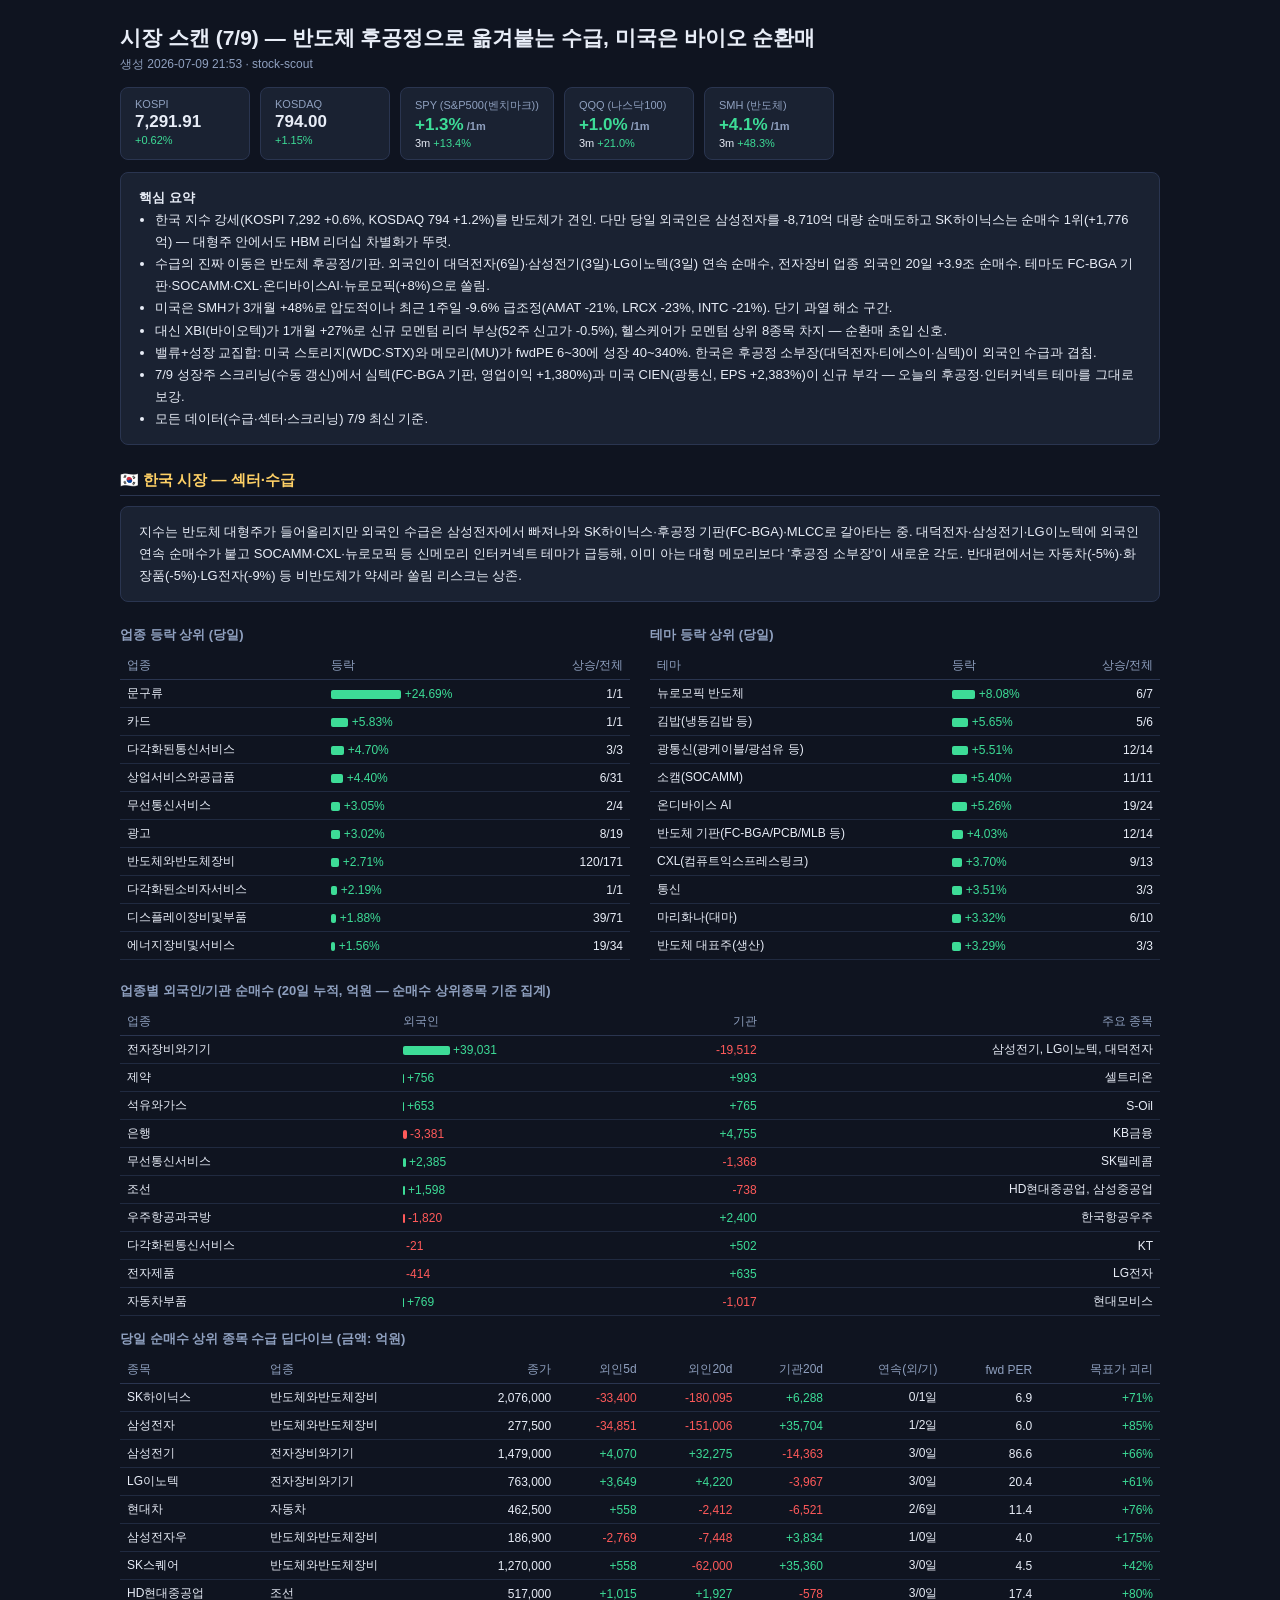
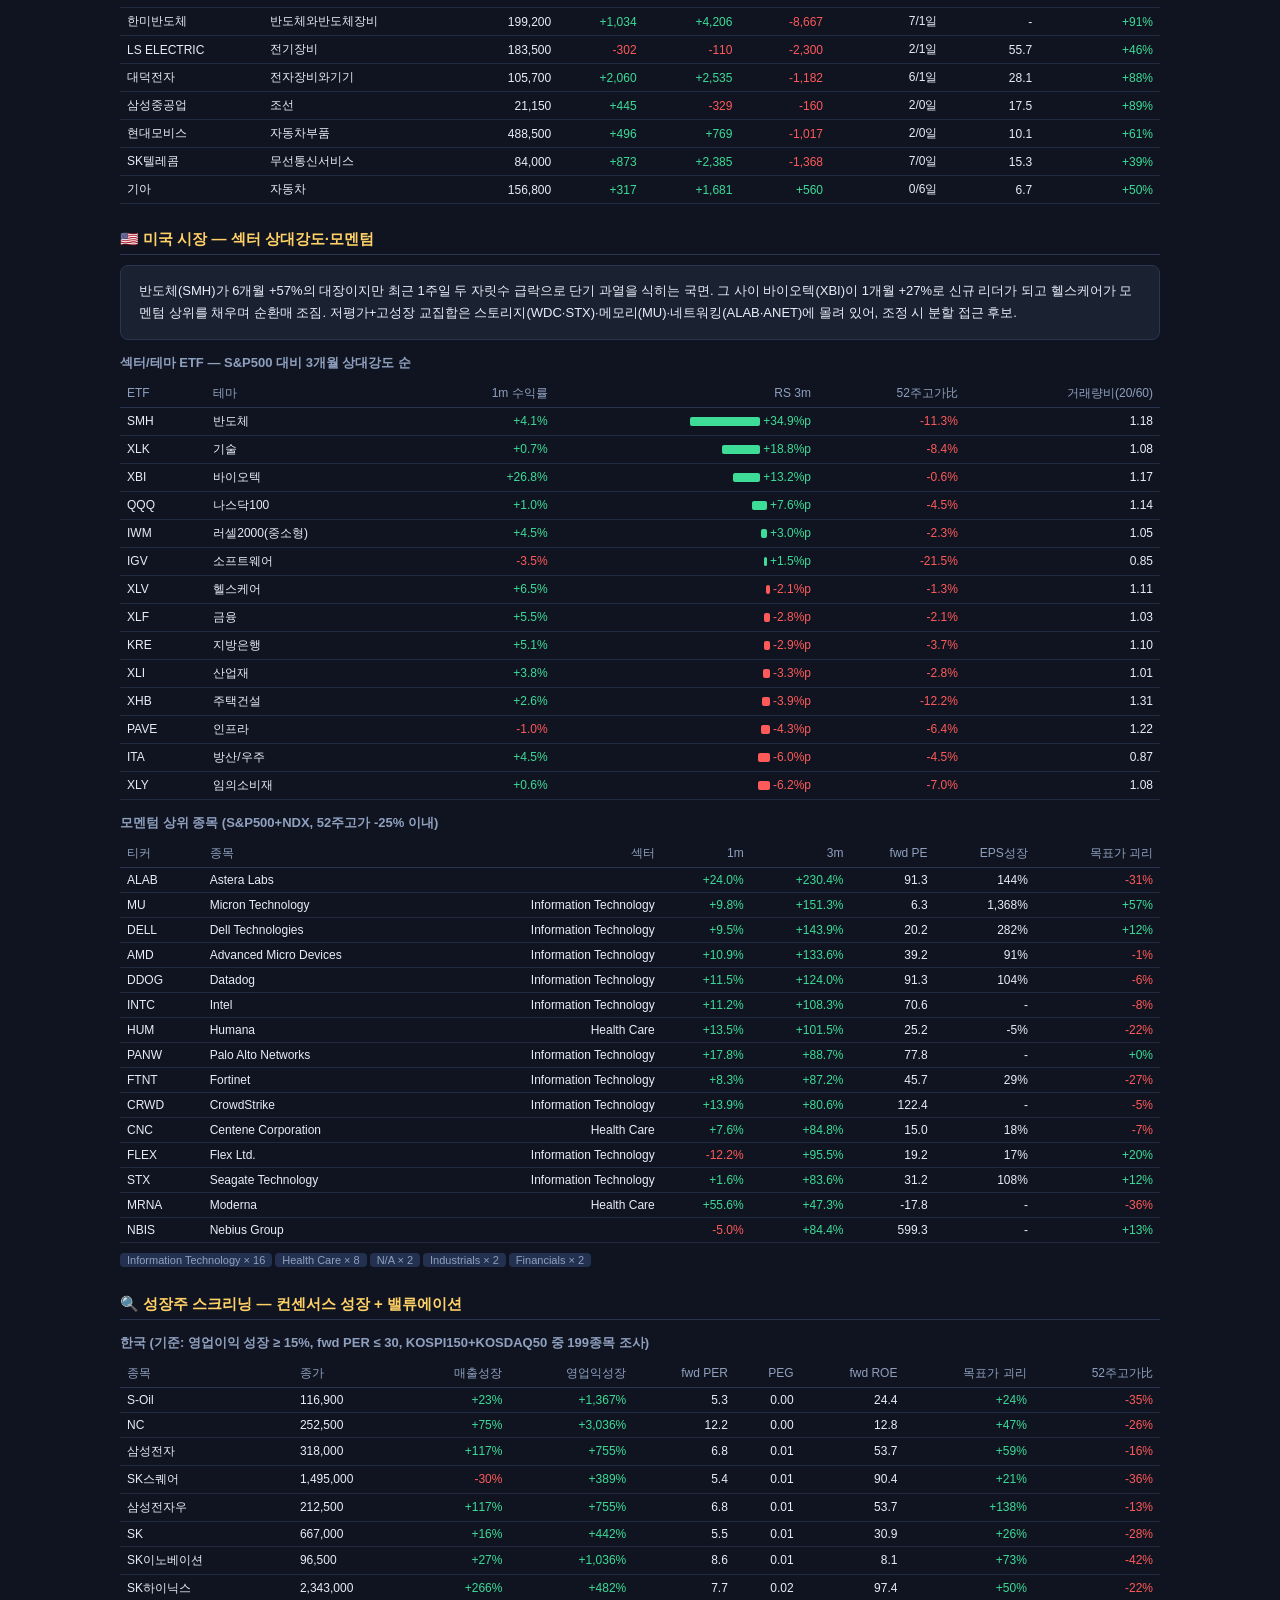
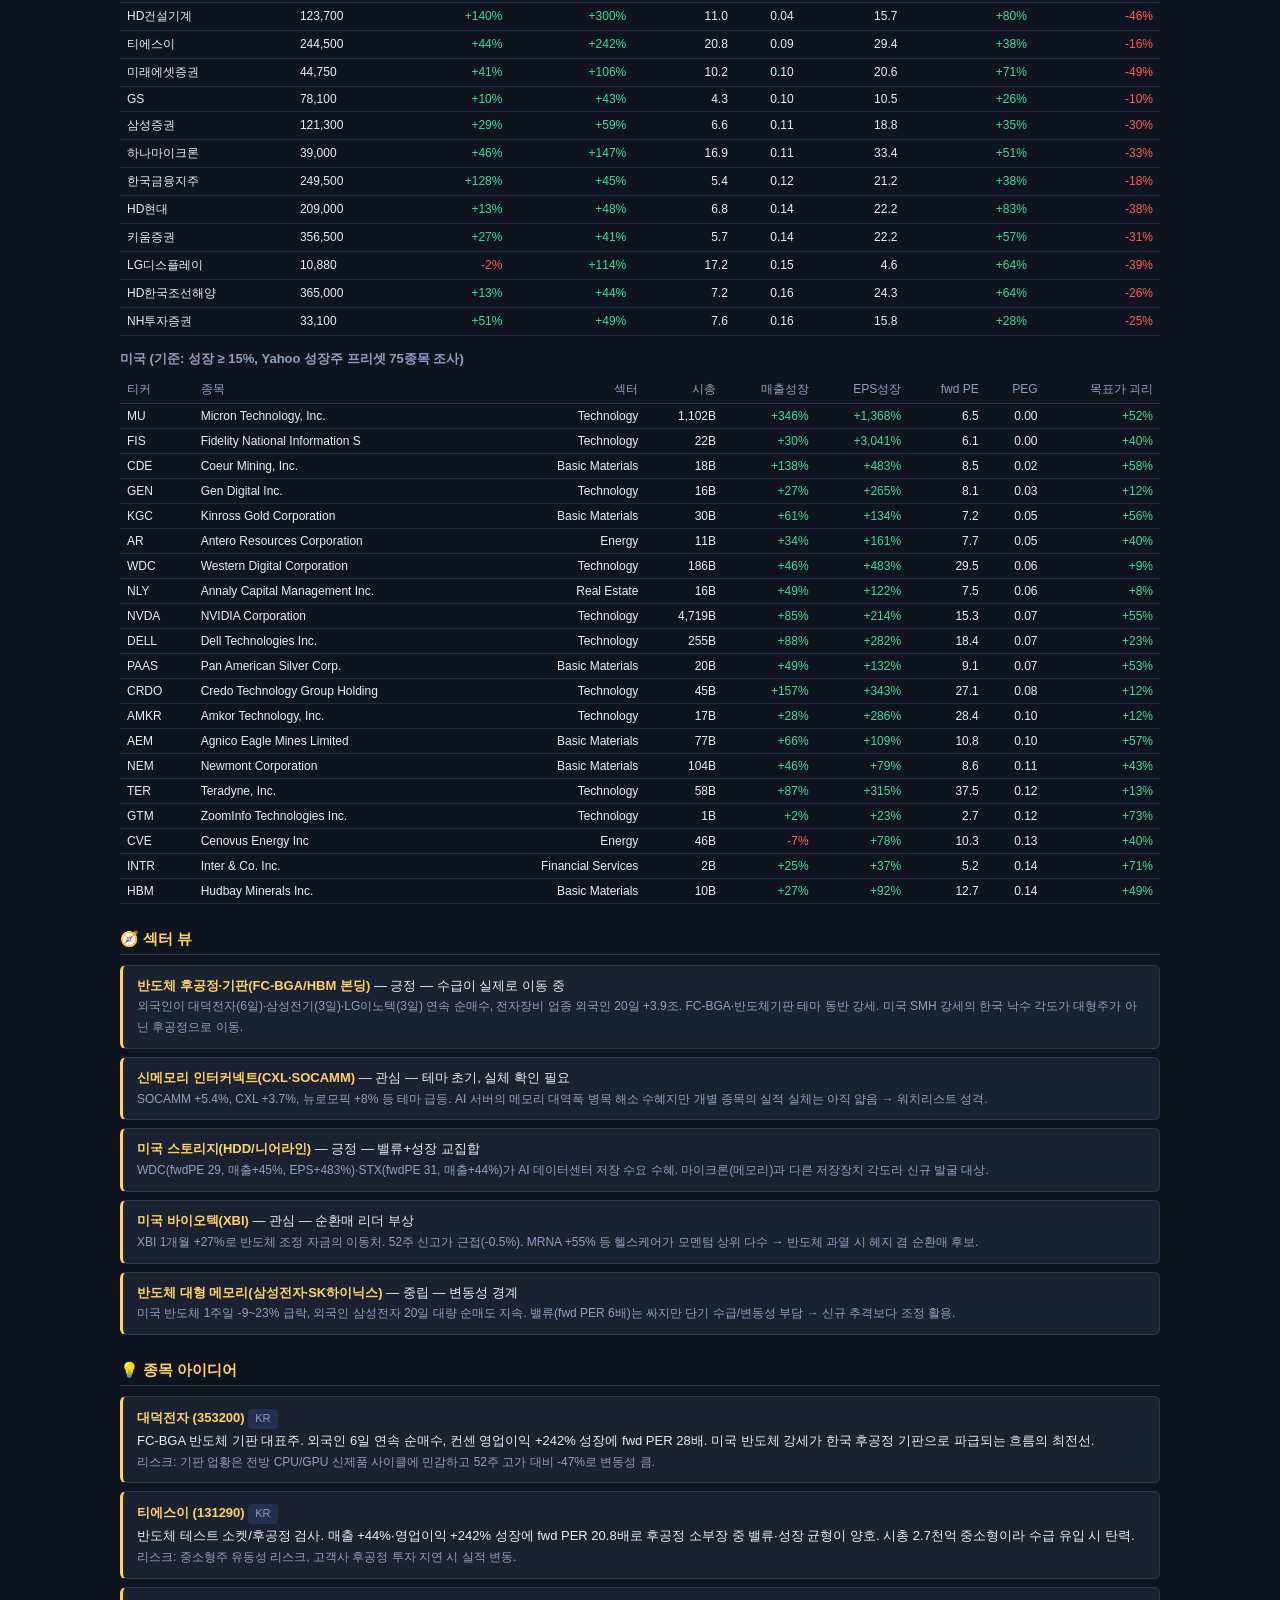
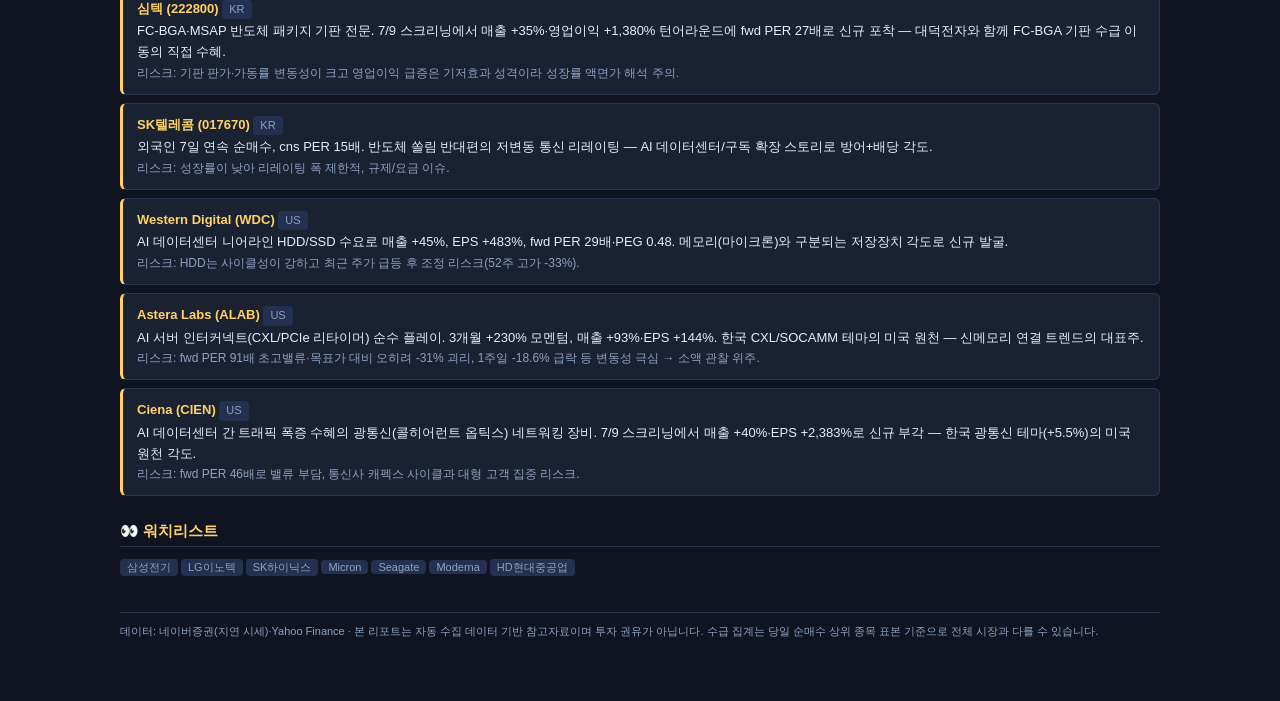
<file: scout/data/reports/scout_report_20260709.html>
<!DOCTYPE html><html lang='ko'><head><meta charset='utf-8'><meta name='viewport' content='width=device-width,initial-scale=1'><title>Stock Scout Report</title><style>
:root{--bg:#0f1420;--card:#1a2232;--line:#2a3550;--txt:#e8edf7;--sub:#8fa0bf;
--up:#ff5a5a;--down:#4a8cff;--acc:#ffd166;--pos:#3ddc97;--neg:#ff5a5a}
*{box-sizing:border-box;margin:0;padding:0}
body{background:var(--bg);color:var(--txt);
font-family:'Segoe UI','Malgun Gothic',sans-serif;font-size:13px;
max-width:1080px;margin:0 auto;padding:24px 20px 60px}
h1{font-size:21px;margin-bottom:4px}
h2{font-size:15px;color:var(--acc);margin:26px 0 10px;padding-bottom:5px;
border-bottom:1px solid var(--line)}
h3{font-size:13px;color:var(--sub);margin:14px 0 6px}
.meta{color:var(--sub);font-size:12px;margin-bottom:14px}
.cards{display:flex;gap:10px;flex-wrap:wrap;margin:12px 0}
.card{background:var(--card);border:1px solid var(--line);border-radius:8px;
padding:10px 14px;min-width:130px}
.card .k{color:var(--sub);font-size:11px}
.card .v{font-size:17px;font-weight:600;margin-top:2px}
.card .d{font-size:11px;margin-top:2px}
.summary{background:var(--card);border:1px solid var(--line);border-radius:8px;
padding:14px 18px;margin:10px 0;line-height:1.7}
.summary li{margin-left:16px}
table{width:100%;border-collapse:collapse;margin:8px 0;font-size:12px}
th{color:var(--sub);font-weight:500;text-align:right;padding:5px 7px;
border-bottom:1px solid var(--line);white-space:nowrap}
td{padding:5px 7px;text-align:right;border-bottom:1px solid #202a40;
white-space:nowrap}
th:first-child,td:first-child{text-align:left}
th:nth-child(2),td:nth-child(2){text-align:left}
.pos{color:var(--pos)}.neg{color:var(--neg)}
.bar{display:inline-block;height:9px;border-radius:2px;vertical-align:middle}
.tag{display:inline-block;background:#243050;color:var(--sub);border-radius:4px;
padding:1px 7px;font-size:11px;margin:2px 3px 2px 0}
.call{background:var(--card);border:1px solid var(--line);border-left:3px solid
var(--acc);border-radius:6px;padding:10px 14px;margin:8px 0;line-height:1.6}
.call b{color:var(--acc)}
.risk{color:var(--sub);font-size:12px}
.foot{margin-top:34px;color:var(--sub);font-size:11px;border-top:1px solid
var(--line);padding-top:10px;line-height:1.6}
.grid2{display:grid;grid-template-columns:1fr 1fr;gap:20px}
@media(max-width:800px){.grid2{grid-template-columns:1fr}}
</style></head><body><h1>시장 스캔 (7/9) — 반도체 후공정으로 옮겨붙는 수급, 미국은 바이오 순환매</h1><div class='meta'>생성 2026-07-09 21:53 · stock-scout</div><div class="cards"><div class="card"><div class="k">KOSPI</div><div class="v">7,291.91</div><div class="d"><span class="pos">+0.62%</span></div></div><div class="card"><div class="k">KOSDAQ</div><div class="v">794.00</div><div class="d"><span class="pos">+1.15%</span></div></div><div class="card"><div class="k">SPY (S&amp;P500(벤치마크))</div><div class="v"><span class="pos">+1.3%</span><span style="font-size:11px;color:var(--sub)"> /1m</span></div><div class="d">3m <span class="pos">+13.4%</span></div></div><div class="card"><div class="k">QQQ (나스닥100)</div><div class="v"><span class="pos">+1.0%</span><span style="font-size:11px;color:var(--sub)"> /1m</span></div><div class="d">3m <span class="pos">+21.0%</span></div></div><div class="card"><div class="k">SMH (반도체)</div><div class="v"><span class="pos">+4.1%</span><span style="font-size:11px;color:var(--sub)"> /1m</span></div><div class="d">3m <span class="pos">+48.3%</span></div></div></div><div class="summary"><b>핵심 요약</b><ul><li>한국 지수 강세(KOSPI 7,292 +0.6%, KOSDAQ 794 +1.2%)를 반도체가 견인. 다만 당일 외국인은 삼성전자를 -8,710억 대량 순매도하고 SK하이닉스는 순매수 1위(+1,776억) — 대형주 안에서도 HBM 리더십 차별화가 뚜렷.</li><li>수급의 진짜 이동은 반도체 후공정/기판. 외국인이 대덕전자(6일)·삼성전기(3일)·LG이노텍(3일) 연속 순매수, 전자장비 업종 외국인 20일 +3.9조 순매수. 테마도 FC-BGA 기판·SOCAMM·CXL·온디바이스AI·뉴로모픽(+8%)으로 쏠림.</li><li>미국은 SMH가 3개월 +48%로 압도적이나 최근 1주일 -9.6% 급조정(AMAT -21%, LRCX -23%, INTC -21%). 단기 과열 해소 구간.</li><li>대신 XBI(바이오텍)가 1개월 +27%로 신규 모멘텀 리더 부상(52주 신고가 -0.5%), 헬스케어가 모멘텀 상위 8종목 차지 — 순환매 초입 신호.</li><li>밸류+성장 교집합: 미국 스토리지(WDC·STX)와 메모리(MU)가 fwdPE 6~30에 성장 40~340%. 한국은 후공정 소부장(대덕전자·티에스이·심텍)이 외국인 수급과 겹침.</li><li>7/9 성장주 스크리닝(수동 갱신)에서 심텍(FC-BGA 기판, 영업이익 +1,380%)과 미국 CIEN(광통신, EPS +2,383%)이 신규 부각 — 오늘의 후공정·인터커넥트 테마를 그대로 보강.</li><li>모든 데이터(수급·섹터·스크리닝) 7/9 최신 기준.</li></ul></div><h2>🇰🇷 한국 시장 — 섹터·수급</h2><div class="summary">지수는 반도체 대형주가 들어올리지만 외국인 수급은 삼성전자에서 빠져나와 SK하이닉스·후공정 기판(FC-BGA)·MLCC로 갈아타는 중. 대덕전자·삼성전기·LG이노텍에 외국인 연속 순매수가 붙고 SOCAMM·CXL·뉴로모픽 등 신메모리 인터커넥트 테마가 급등해, 이미 아는 대형 메모리보다 &#x27;후공정 소부장&#x27;이 새로운 각도. 반대편에서는 자동차(-5%)·화장품(-5%)·LG전자(-9%) 등 비반도체가 약세라 쏠림 리스크는 상존.</div><div class="grid2"><div><h3>업종 등락 상위 (당일)</h3><table><tr><th>업종</th><th>등락</th><th>상승/전체</th></tr><tr><td>문구류</td><td><span class="bar" style="width:70px;background:#3ddc97"></span> <span class="pos">+24.69%</span></td><td>1/1</td></tr><tr><td>카드</td><td><span class="bar" style="width:17px;background:#3ddc97"></span> <span class="pos">+5.83%</span></td><td>1/1</td></tr><tr><td>다각화된통신서비스</td><td><span class="bar" style="width:13px;background:#3ddc97"></span> <span class="pos">+4.70%</span></td><td>3/3</td></tr><tr><td>상업서비스와공급품</td><td><span class="bar" style="width:12px;background:#3ddc97"></span> <span class="pos">+4.40%</span></td><td>6/31</td></tr><tr><td>무선통신서비스</td><td><span class="bar" style="width:9px;background:#3ddc97"></span> <span class="pos">+3.05%</span></td><td>2/4</td></tr><tr><td>광고</td><td><span class="bar" style="width:9px;background:#3ddc97"></span> <span class="pos">+3.02%</span></td><td>8/19</td></tr><tr><td>반도체와반도체장비</td><td><span class="bar" style="width:8px;background:#3ddc97"></span> <span class="pos">+2.71%</span></td><td>120/171</td></tr><tr><td>다각화된소비자서비스</td><td><span class="bar" style="width:6px;background:#3ddc97"></span> <span class="pos">+2.19%</span></td><td>1/1</td></tr><tr><td>디스플레이장비및부품</td><td><span class="bar" style="width:5px;background:#3ddc97"></span> <span class="pos">+1.88%</span></td><td>39/71</td></tr><tr><td>에너지장비및서비스</td><td><span class="bar" style="width:4px;background:#3ddc97"></span> <span class="pos">+1.56%</span></td><td>19/34</td></tr></table></div><div><h3>테마 등락 상위 (당일)</h3><table><tr><th>테마</th><th>등락</th><th>상승/전체</th></tr><tr><td>뉴로모픽 반도체</td><td><span class="bar" style="width:23px;background:#3ddc97"></span> <span class="pos">+8.08%</span></td><td>6/7</td></tr><tr><td>김밥(냉동김밥 등)</td><td><span class="bar" style="width:16px;background:#3ddc97"></span> <span class="pos">+5.65%</span></td><td>5/6</td></tr><tr><td>광통신(광케이블/광섬유 등)</td><td><span class="bar" style="width:16px;background:#3ddc97"></span> <span class="pos">+5.51%</span></td><td>12/14</td></tr><tr><td>소캠(SOCAMM)</td><td><span class="bar" style="width:15px;background:#3ddc97"></span> <span class="pos">+5.40%</span></td><td>11/11</td></tr><tr><td>온디바이스 AI</td><td><span class="bar" style="width:15px;background:#3ddc97"></span> <span class="pos">+5.26%</span></td><td>19/24</td></tr><tr><td>반도체 기판(FC-BGA/PCB/MLB 등)</td><td><span class="bar" style="width:11px;background:#3ddc97"></span> <span class="pos">+4.03%</span></td><td>12/14</td></tr><tr><td>CXL(컴퓨트익스프레스링크)</td><td><span class="bar" style="width:10px;background:#3ddc97"></span> <span class="pos">+3.70%</span></td><td>9/13</td></tr><tr><td>통신</td><td><span class="bar" style="width:10px;background:#3ddc97"></span> <span class="pos">+3.51%</span></td><td>3/3</td></tr><tr><td>마리화나(대마)</td><td><span class="bar" style="width:9px;background:#3ddc97"></span> <span class="pos">+3.32%</span></td><td>6/10</td></tr><tr><td>반도체 대표주(생산)</td><td><span class="bar" style="width:9px;background:#3ddc97"></span> <span class="pos">+3.29%</span></td><td>3/3</td></tr></table></div></div><h3>업종별 외국인/기관 순매수 (20일 누적, 억원 — 순매수 상위종목 기준 집계)</h3><table><tr><th>업종</th><th>외국인</th><th>기관</th><th>주요 종목</th></tr><tr><td>전자장비와기기</td><td><span class="bar" style="width:47px;background:#3ddc97"></span> <span class="pos">+39,031</span></td><td><span class="neg">-19,512</span></td><td>삼성전기, LG이노텍, 대덕전자</td></tr><tr><td>제약</td><td><span class="bar" style="width:1px;background:#3ddc97"></span> <span class="pos">+756</span></td><td><span class="pos">+993</span></td><td>셀트리온</td></tr><tr><td>석유와가스</td><td><span class="bar" style="width:1px;background:#3ddc97"></span> <span class="pos">+653</span></td><td><span class="pos">+765</span></td><td>S-Oil</td></tr><tr><td>은행</td><td><span class="bar" style="width:4px;background:#ff5a5a"></span> <span class="neg">-3,381</span></td><td><span class="pos">+4,755</span></td><td>KB금융</td></tr><tr><td>무선통신서비스</td><td><span class="bar" style="width:3px;background:#3ddc97"></span> <span class="pos">+2,385</span></td><td><span class="neg">-1,368</span></td><td>SK텔레콤</td></tr><tr><td>조선</td><td><span class="bar" style="width:2px;background:#3ddc97"></span> <span class="pos">+1,598</span></td><td><span class="neg">-738</span></td><td>HD현대중공업, 삼성중공업</td></tr><tr><td>우주항공과국방</td><td><span class="bar" style="width:2px;background:#ff5a5a"></span> <span class="neg">-1,820</span></td><td><span class="pos">+2,400</span></td><td>한국항공우주</td></tr><tr><td>다각화된통신서비스</td><td><span class="bar" style="width:0px;background:#ff5a5a"></span> <span class="neg">-21</span></td><td><span class="pos">+502</span></td><td>KT</td></tr><tr><td>전자제품</td><td><span class="bar" style="width:0px;background:#ff5a5a"></span> <span class="neg">-414</span></td><td><span class="pos">+635</span></td><td>LG전자</td></tr><tr><td>자동차부품</td><td><span class="bar" style="width:1px;background:#3ddc97"></span> <span class="pos">+769</span></td><td><span class="neg">-1,017</span></td><td>현대모비스</td></tr></table><h3>당일 순매수 상위 종목 수급 딥다이브 (금액: 억원)</h3><table><tr><th>종목</th><th>업종</th><th>종가</th><th>외인5d</th><th>외인20d</th><th>기관20d</th><th>연속(외/기)</th><th>fwd PER</th><th>목표가 괴리</th></tr><tr><td>SK하이닉스</td><td>반도체와반도체장비</td><td>2,076,000</td><td><span class="neg">-33,400</span></td><td><span class="neg">-180,095</span></td><td><span class="pos">+6,288</span></td><td>0/1일</td><td>6.9</td><td><span class="pos">+71%</span></td></tr><tr><td>삼성전자</td><td>반도체와반도체장비</td><td>277,500</td><td><span class="neg">-34,851</span></td><td><span class="neg">-151,006</span></td><td><span class="pos">+35,704</span></td><td>1/2일</td><td>6.0</td><td><span class="pos">+85%</span></td></tr><tr><td>삼성전기</td><td>전자장비와기기</td><td>1,479,000</td><td><span class="pos">+4,070</span></td><td><span class="pos">+32,275</span></td><td><span class="neg">-14,363</span></td><td>3/0일</td><td>86.6</td><td><span class="pos">+66%</span></td></tr><tr><td>LG이노텍</td><td>전자장비와기기</td><td>763,000</td><td><span class="pos">+3,649</span></td><td><span class="pos">+4,220</span></td><td><span class="neg">-3,967</span></td><td>3/0일</td><td>20.4</td><td><span class="pos">+61%</span></td></tr><tr><td>현대차</td><td>자동차</td><td>462,500</td><td><span class="pos">+558</span></td><td><span class="neg">-2,412</span></td><td><span class="neg">-6,521</span></td><td>2/6일</td><td>11.4</td><td><span class="pos">+76%</span></td></tr><tr><td>삼성전자우</td><td>반도체와반도체장비</td><td>186,900</td><td><span class="neg">-2,769</span></td><td><span class="neg">-7,448</span></td><td><span class="pos">+3,834</span></td><td>1/0일</td><td>4.0</td><td><span class="pos">+175%</span></td></tr><tr><td>SK스퀘어</td><td>반도체와반도체장비</td><td>1,270,000</td><td><span class="pos">+558</span></td><td><span class="neg">-62,000</span></td><td><span class="pos">+35,360</span></td><td>3/0일</td><td>4.5</td><td><span class="pos">+42%</span></td></tr><tr><td>HD현대중공업</td><td>조선</td><td>517,000</td><td><span class="pos">+1,015</span></td><td><span class="pos">+1,927</span></td><td><span class="neg">-578</span></td><td>3/0일</td><td>17.4</td><td><span class="pos">+80%</span></td></tr><tr><td>한미반도체</td><td>반도체와반도체장비</td><td>199,200</td><td><span class="pos">+1,034</span></td><td><span class="pos">+4,206</span></td><td><span class="neg">-8,667</span></td><td>7/1일</td><td>-</td><td><span class="pos">+91%</span></td></tr><tr><td>LS ELECTRIC</td><td>전기장비</td><td>183,500</td><td><span class="neg">-302</span></td><td><span class="neg">-110</span></td><td><span class="neg">-2,300</span></td><td>2/1일</td><td>55.7</td><td><span class="pos">+46%</span></td></tr><tr><td>대덕전자</td><td>전자장비와기기</td><td>105,700</td><td><span class="pos">+2,060</span></td><td><span class="pos">+2,535</span></td><td><span class="neg">-1,182</span></td><td>6/1일</td><td>28.1</td><td><span class="pos">+88%</span></td></tr><tr><td>삼성중공업</td><td>조선</td><td>21,150</td><td><span class="pos">+445</span></td><td><span class="neg">-329</span></td><td><span class="neg">-160</span></td><td>2/0일</td><td>17.5</td><td><span class="pos">+89%</span></td></tr><tr><td>현대모비스</td><td>자동차부품</td><td>488,500</td><td><span class="pos">+496</span></td><td><span class="pos">+769</span></td><td><span class="neg">-1,017</span></td><td>2/0일</td><td>10.1</td><td><span class="pos">+61%</span></td></tr><tr><td>SK텔레콤</td><td>무선통신서비스</td><td>84,000</td><td><span class="pos">+873</span></td><td><span class="pos">+2,385</span></td><td><span class="neg">-1,368</span></td><td>7/0일</td><td>15.3</td><td><span class="pos">+39%</span></td></tr><tr><td>기아</td><td>자동차</td><td>156,800</td><td><span class="pos">+317</span></td><td><span class="pos">+1,681</span></td><td><span class="pos">+560</span></td><td>0/6일</td><td>6.7</td><td><span class="pos">+50%</span></td></tr></table><h2>🇺🇸 미국 시장 — 섹터 상대강도·모멘텀</h2><div class="summary">반도체(SMH)가 6개월 +57%의 대장이지만 최근 1주일 두 자릿수 급락으로 단기 과열을 식히는 국면. 그 사이 바이오텍(XBI)이 1개월 +27%로 신규 리더가 되고 헬스케어가 모멘텀 상위를 채우며 순환매 조짐. 저평가+고성장 교집합은 스토리지(WDC·STX)·메모리(MU)·네트워킹(ALAB·ANET)에 몰려 있어, 조정 시 분할 접근 후보.</div><h3>섹터/테마 ETF — S&P500 대비 3개월 상대강도 순</h3><table><tr><th>ETF</th><th>테마</th><th>1m 수익률</th><th>RS 3m</th><th>52주고가比</th><th>거래량비(20/60)</th></tr><tr><td>SMH</td><td>반도체</td><td><span class="pos">+4.1%</span></td><td><span class="bar" style="width:70px;background:#3ddc97"></span> <span class="pos">+34.9%p</span></td><td><span class="neg">-11.3%</span></td><td>1.18</td></tr><tr><td>XLK</td><td>기술</td><td><span class="pos">+0.7%</span></td><td><span class="bar" style="width:38px;background:#3ddc97"></span> <span class="pos">+18.8%p</span></td><td><span class="neg">-8.4%</span></td><td>1.08</td></tr><tr><td>XBI</td><td>바이오텍</td><td><span class="pos">+26.8%</span></td><td><span class="bar" style="width:27px;background:#3ddc97"></span> <span class="pos">+13.2%p</span></td><td><span class="neg">-0.6%</span></td><td>1.17</td></tr><tr><td>QQQ</td><td>나스닥100</td><td><span class="pos">+1.0%</span></td><td><span class="bar" style="width:15px;background:#3ddc97"></span> <span class="pos">+7.6%p</span></td><td><span class="neg">-4.5%</span></td><td>1.14</td></tr><tr><td>IWM</td><td>러셀2000(중소형)</td><td><span class="pos">+4.5%</span></td><td><span class="bar" style="width:6px;background:#3ddc97"></span> <span class="pos">+3.0%p</span></td><td><span class="neg">-2.3%</span></td><td>1.05</td></tr><tr><td>IGV</td><td>소프트웨어</td><td><span class="neg">-3.5%</span></td><td><span class="bar" style="width:3px;background:#3ddc97"></span> <span class="pos">+1.5%p</span></td><td><span class="neg">-21.5%</span></td><td>0.85</td></tr><tr><td>XLV</td><td>헬스케어</td><td><span class="pos">+6.5%</span></td><td><span class="bar" style="width:4px;background:#ff5a5a"></span> <span class="neg">-2.1%p</span></td><td><span class="neg">-1.3%</span></td><td>1.11</td></tr><tr><td>XLF</td><td>금융</td><td><span class="pos">+5.5%</span></td><td><span class="bar" style="width:6px;background:#ff5a5a"></span> <span class="neg">-2.8%p</span></td><td><span class="neg">-2.1%</span></td><td>1.03</td></tr><tr><td>KRE</td><td>지방은행</td><td><span class="pos">+5.1%</span></td><td><span class="bar" style="width:6px;background:#ff5a5a"></span> <span class="neg">-2.9%p</span></td><td><span class="neg">-3.7%</span></td><td>1.10</td></tr><tr><td>XLI</td><td>산업재</td><td><span class="pos">+3.8%</span></td><td><span class="bar" style="width:7px;background:#ff5a5a"></span> <span class="neg">-3.3%p</span></td><td><span class="neg">-2.8%</span></td><td>1.01</td></tr><tr><td>XHB</td><td>주택건설</td><td><span class="pos">+2.6%</span></td><td><span class="bar" style="width:8px;background:#ff5a5a"></span> <span class="neg">-3.9%p</span></td><td><span class="neg">-12.2%</span></td><td>1.31</td></tr><tr><td>PAVE</td><td>인프라</td><td><span class="neg">-1.0%</span></td><td><span class="bar" style="width:9px;background:#ff5a5a"></span> <span class="neg">-4.3%p</span></td><td><span class="neg">-6.4%</span></td><td>1.22</td></tr><tr><td>ITA</td><td>방산/우주</td><td><span class="pos">+4.5%</span></td><td><span class="bar" style="width:12px;background:#ff5a5a"></span> <span class="neg">-6.0%p</span></td><td><span class="neg">-4.5%</span></td><td>0.87</td></tr><tr><td>XLY</td><td>임의소비재</td><td><span class="pos">+0.6%</span></td><td><span class="bar" style="width:12px;background:#ff5a5a"></span> <span class="neg">-6.2%p</span></td><td><span class="neg">-7.0%</span></td><td>1.08</td></tr></table><h3>모멘텀 상위 종목 (S&P500+NDX, 52주고가 -25% 이내)</h3><table><tr><th>티커</th><th>종목</th><th>섹터</th><th>1m</th><th>3m</th><th>fwd PE</th><th>EPS성장</th><th>목표가 괴리</th></tr><tr><td>ALAB</td><td>Astera Labs</td><td></td><td><span class="pos">+24.0%</span></td><td><span class="pos">+230.4%</span></td><td>91.3</td><td>144%</td><td><span class="neg">-31%</span></td></tr><tr><td>MU</td><td>Micron Technology</td><td>Information Technology</td><td><span class="pos">+9.8%</span></td><td><span class="pos">+151.3%</span></td><td>6.3</td><td>1,368%</td><td><span class="pos">+57%</span></td></tr><tr><td>DELL</td><td>Dell Technologies</td><td>Information Technology</td><td><span class="pos">+9.5%</span></td><td><span class="pos">+143.9%</span></td><td>20.2</td><td>282%</td><td><span class="pos">+12%</span></td></tr><tr><td>AMD</td><td>Advanced Micro Devices</td><td>Information Technology</td><td><span class="pos">+10.9%</span></td><td><span class="pos">+133.6%</span></td><td>39.2</td><td>91%</td><td><span class="neg">-1%</span></td></tr><tr><td>DDOG</td><td>Datadog</td><td>Information Technology</td><td><span class="pos">+11.5%</span></td><td><span class="pos">+124.0%</span></td><td>91.3</td><td>104%</td><td><span class="neg">-6%</span></td></tr><tr><td>INTC</td><td>Intel</td><td>Information Technology</td><td><span class="pos">+11.2%</span></td><td><span class="pos">+108.3%</span></td><td>70.6</td><td>-</td><td><span class="neg">-8%</span></td></tr><tr><td>HUM</td><td>Humana</td><td>Health Care</td><td><span class="pos">+13.5%</span></td><td><span class="pos">+101.5%</span></td><td>25.2</td><td>-5%</td><td><span class="neg">-22%</span></td></tr><tr><td>PANW</td><td>Palo Alto Networks</td><td>Information Technology</td><td><span class="pos">+17.8%</span></td><td><span class="pos">+88.7%</span></td><td>77.8</td><td>-</td><td><span class="pos">+0%</span></td></tr><tr><td>FTNT</td><td>Fortinet</td><td>Information Technology</td><td><span class="pos">+8.3%</span></td><td><span class="pos">+87.2%</span></td><td>45.7</td><td>29%</td><td><span class="neg">-27%</span></td></tr><tr><td>CRWD</td><td>CrowdStrike</td><td>Information Technology</td><td><span class="pos">+13.9%</span></td><td><span class="pos">+80.6%</span></td><td>122.4</td><td>-</td><td><span class="neg">-5%</span></td></tr><tr><td>CNC</td><td>Centene Corporation</td><td>Health Care</td><td><span class="pos">+7.6%</span></td><td><span class="pos">+84.8%</span></td><td>15.0</td><td>18%</td><td><span class="neg">-7%</span></td></tr><tr><td>FLEX</td><td>Flex Ltd.</td><td>Information Technology</td><td><span class="neg">-12.2%</span></td><td><span class="pos">+95.5%</span></td><td>19.2</td><td>17%</td><td><span class="pos">+20%</span></td></tr><tr><td>STX</td><td>Seagate Technology</td><td>Information Technology</td><td><span class="pos">+1.6%</span></td><td><span class="pos">+83.6%</span></td><td>31.2</td><td>108%</td><td><span class="pos">+12%</span></td></tr><tr><td>MRNA</td><td>Moderna</td><td>Health Care</td><td><span class="pos">+55.6%</span></td><td><span class="pos">+47.3%</span></td><td>-17.8</td><td>-</td><td><span class="neg">-36%</span></td></tr><tr><td>NBIS</td><td>Nebius Group</td><td></td><td><span class="neg">-5.0%</span></td><td><span class="pos">+84.4%</span></td><td>599.3</td><td>-</td><td><span class="pos">+13%</span></td></tr></table><div><span class="tag">Information Technology × 16</span><span class="tag">Health Care × 8</span><span class="tag">N/A × 2</span><span class="tag">Industrials × 2</span><span class="tag">Financials × 2</span></div><h2>🔍 성장주 스크리닝 — 컨센서스 성장 + 밸류에이션</h2><h3>한국 (기준: 영업이익 성장 ≥ 15%, fwd PER ≤ 30, KOSPI150+KOSDAQ50 중 199종목 조사)</h3><table><tr><th>종목</th><th>종가</th><th>매출성장</th><th>영업익성장</th><th>fwd PER</th><th>PEG</th><th>fwd ROE</th><th>목표가 괴리</th><th>52주고가比</th></tr><tr><td>S-Oil</td><td>116,900</td><td><span class="pos">+23%</span></td><td><span class="pos">+1,367%</span></td><td>5.3</td><td>0.00</td><td>24.4</td><td><span class="pos">+24%</span></td><td><span class="neg">-35%</span></td></tr><tr><td>NC</td><td>252,500</td><td><span class="pos">+75%</span></td><td><span class="pos">+3,036%</span></td><td>12.2</td><td>0.00</td><td>12.8</td><td><span class="pos">+47%</span></td><td><span class="neg">-26%</span></td></tr><tr><td>삼성전자</td><td>318,000</td><td><span class="pos">+117%</span></td><td><span class="pos">+755%</span></td><td>6.8</td><td>0.01</td><td>53.7</td><td><span class="pos">+59%</span></td><td><span class="neg">-16%</span></td></tr><tr><td>SK스퀘어</td><td>1,495,000</td><td><span class="neg">-30%</span></td><td><span class="pos">+389%</span></td><td>5.4</td><td>0.01</td><td>90.4</td><td><span class="pos">+21%</span></td><td><span class="neg">-36%</span></td></tr><tr><td>삼성전자우</td><td>212,500</td><td><span class="pos">+117%</span></td><td><span class="pos">+755%</span></td><td>6.8</td><td>0.01</td><td>53.7</td><td><span class="pos">+138%</span></td><td><span class="neg">-13%</span></td></tr><tr><td>SK</td><td>667,000</td><td><span class="pos">+16%</span></td><td><span class="pos">+442%</span></td><td>5.5</td><td>0.01</td><td>30.9</td><td><span class="pos">+26%</span></td><td><span class="neg">-28%</span></td></tr><tr><td>SK이노베이션</td><td>96,500</td><td><span class="pos">+27%</span></td><td><span class="pos">+1,036%</span></td><td>8.6</td><td>0.01</td><td>8.1</td><td><span class="pos">+73%</span></td><td><span class="neg">-42%</span></td></tr><tr><td>SK하이닉스</td><td>2,343,000</td><td><span class="pos">+266%</span></td><td><span class="pos">+482%</span></td><td>7.7</td><td>0.02</td><td>97.4</td><td><span class="pos">+50%</span></td><td><span class="neg">-22%</span></td></tr><tr><td>HD건설기계</td><td>123,700</td><td><span class="pos">+140%</span></td><td><span class="pos">+300%</span></td><td>11.0</td><td>0.04</td><td>15.7</td><td><span class="pos">+80%</span></td><td><span class="neg">-46%</span></td></tr><tr><td>티에스이</td><td>244,500</td><td><span class="pos">+44%</span></td><td><span class="pos">+242%</span></td><td>20.8</td><td>0.09</td><td>29.4</td><td><span class="pos">+38%</span></td><td><span class="neg">-16%</span></td></tr><tr><td>미래에셋증권</td><td>44,750</td><td><span class="pos">+41%</span></td><td><span class="pos">+106%</span></td><td>10.2</td><td>0.10</td><td>20.6</td><td><span class="pos">+71%</span></td><td><span class="neg">-49%</span></td></tr><tr><td>GS</td><td>78,100</td><td><span class="pos">+10%</span></td><td><span class="pos">+43%</span></td><td>4.3</td><td>0.10</td><td>10.5</td><td><span class="pos">+26%</span></td><td><span class="neg">-10%</span></td></tr><tr><td>삼성증권</td><td>121,300</td><td><span class="pos">+29%</span></td><td><span class="pos">+59%</span></td><td>6.6</td><td>0.11</td><td>18.8</td><td><span class="pos">+35%</span></td><td><span class="neg">-30%</span></td></tr><tr><td>하나마이크론</td><td>39,000</td><td><span class="pos">+46%</span></td><td><span class="pos">+147%</span></td><td>16.9</td><td>0.11</td><td>33.4</td><td><span class="pos">+51%</span></td><td><span class="neg">-33%</span></td></tr><tr><td>한국금융지주</td><td>249,500</td><td><span class="pos">+128%</span></td><td><span class="pos">+45%</span></td><td>5.4</td><td>0.12</td><td>21.2</td><td><span class="pos">+38%</span></td><td><span class="neg">-18%</span></td></tr><tr><td>HD현대</td><td>209,000</td><td><span class="pos">+13%</span></td><td><span class="pos">+48%</span></td><td>6.8</td><td>0.14</td><td>22.2</td><td><span class="pos">+83%</span></td><td><span class="neg">-38%</span></td></tr><tr><td>키움증권</td><td>356,500</td><td><span class="pos">+27%</span></td><td><span class="pos">+41%</span></td><td>5.7</td><td>0.14</td><td>22.2</td><td><span class="pos">+57%</span></td><td><span class="neg">-31%</span></td></tr><tr><td>LG디스플레이</td><td>10,880</td><td><span class="neg">-2%</span></td><td><span class="pos">+114%</span></td><td>17.2</td><td>0.15</td><td>4.6</td><td><span class="pos">+64%</span></td><td><span class="neg">-39%</span></td></tr><tr><td>HD한국조선해양</td><td>365,000</td><td><span class="pos">+13%</span></td><td><span class="pos">+44%</span></td><td>7.2</td><td>0.16</td><td>24.3</td><td><span class="pos">+64%</span></td><td><span class="neg">-26%</span></td></tr><tr><td>NH투자증권</td><td>33,100</td><td><span class="pos">+51%</span></td><td><span class="pos">+49%</span></td><td>7.6</td><td>0.16</td><td>15.8</td><td><span class="pos">+28%</span></td><td><span class="neg">-25%</span></td></tr></table><h3>미국 (기준: 성장 ≥ 15%, Yahoo 성장주 프리셋 75종목 조사)</h3><table><tr><th>티커</th><th>종목</th><th>섹터</th><th>시총</th><th>매출성장</th><th>EPS성장</th><th>fwd PE</th><th>PEG</th><th>목표가 괴리</th></tr><tr><td>MU</td><td>Micron Technology, Inc.</td><td>Technology</td><td>1,102B</td><td><span class="pos">+346%</span></td><td><span class="pos">+1,368%</span></td><td>6.5</td><td>0.00</td><td><span class="pos">+52%</span></td></tr><tr><td>FIS</td><td>Fidelity National Information S</td><td>Technology</td><td>22B</td><td><span class="pos">+30%</span></td><td><span class="pos">+3,041%</span></td><td>6.1</td><td>0.00</td><td><span class="pos">+40%</span></td></tr><tr><td>CDE</td><td>Coeur Mining, Inc.</td><td>Basic Materials</td><td>18B</td><td><span class="pos">+138%</span></td><td><span class="pos">+483%</span></td><td>8.5</td><td>0.02</td><td><span class="pos">+58%</span></td></tr><tr><td>GEN</td><td>Gen Digital Inc.</td><td>Technology</td><td>16B</td><td><span class="pos">+27%</span></td><td><span class="pos">+265%</span></td><td>8.1</td><td>0.03</td><td><span class="pos">+12%</span></td></tr><tr><td>KGC</td><td>Kinross Gold Corporation</td><td>Basic Materials</td><td>30B</td><td><span class="pos">+61%</span></td><td><span class="pos">+134%</span></td><td>7.2</td><td>0.05</td><td><span class="pos">+56%</span></td></tr><tr><td>AR</td><td>Antero Resources Corporation</td><td>Energy</td><td>11B</td><td><span class="pos">+34%</span></td><td><span class="pos">+161%</span></td><td>7.7</td><td>0.05</td><td><span class="pos">+40%</span></td></tr><tr><td>WDC</td><td>Western Digital Corporation</td><td>Technology</td><td>186B</td><td><span class="pos">+46%</span></td><td><span class="pos">+483%</span></td><td>29.5</td><td>0.06</td><td><span class="pos">+9%</span></td></tr><tr><td>NLY</td><td>Annaly Capital Management Inc.</td><td>Real Estate</td><td>16B</td><td><span class="pos">+49%</span></td><td><span class="pos">+122%</span></td><td>7.5</td><td>0.06</td><td><span class="pos">+8%</span></td></tr><tr><td>NVDA</td><td>NVIDIA Corporation</td><td>Technology</td><td>4,719B</td><td><span class="pos">+85%</span></td><td><span class="pos">+214%</span></td><td>15.3</td><td>0.07</td><td><span class="pos">+55%</span></td></tr><tr><td>DELL</td><td>Dell Technologies Inc.</td><td>Technology</td><td>255B</td><td><span class="pos">+88%</span></td><td><span class="pos">+282%</span></td><td>18.4</td><td>0.07</td><td><span class="pos">+23%</span></td></tr><tr><td>PAAS</td><td>Pan American Silver Corp.</td><td>Basic Materials</td><td>20B</td><td><span class="pos">+49%</span></td><td><span class="pos">+132%</span></td><td>9.1</td><td>0.07</td><td><span class="pos">+53%</span></td></tr><tr><td>CRDO</td><td>Credo Technology Group Holding </td><td>Technology</td><td>45B</td><td><span class="pos">+157%</span></td><td><span class="pos">+343%</span></td><td>27.1</td><td>0.08</td><td><span class="pos">+12%</span></td></tr><tr><td>AMKR</td><td>Amkor Technology, Inc.</td><td>Technology</td><td>17B</td><td><span class="pos">+28%</span></td><td><span class="pos">+286%</span></td><td>28.4</td><td>0.10</td><td><span class="pos">+12%</span></td></tr><tr><td>AEM</td><td>Agnico Eagle Mines Limited</td><td>Basic Materials</td><td>77B</td><td><span class="pos">+66%</span></td><td><span class="pos">+109%</span></td><td>10.8</td><td>0.10</td><td><span class="pos">+57%</span></td></tr><tr><td>NEM</td><td>Newmont Corporation</td><td>Basic Materials</td><td>104B</td><td><span class="pos">+46%</span></td><td><span class="pos">+79%</span></td><td>8.6</td><td>0.11</td><td><span class="pos">+43%</span></td></tr><tr><td>TER</td><td>Teradyne, Inc.</td><td>Technology</td><td>58B</td><td><span class="pos">+87%</span></td><td><span class="pos">+315%</span></td><td>37.5</td><td>0.12</td><td><span class="pos">+13%</span></td></tr><tr><td>GTM</td><td>ZoomInfo Technologies Inc.</td><td>Technology</td><td>1B</td><td><span class="pos">+2%</span></td><td><span class="pos">+23%</span></td><td>2.7</td><td>0.12</td><td><span class="pos">+73%</span></td></tr><tr><td>CVE</td><td>Cenovus Energy Inc</td><td>Energy</td><td>46B</td><td><span class="neg">-7%</span></td><td><span class="pos">+78%</span></td><td>10.3</td><td>0.13</td><td><span class="pos">+40%</span></td></tr><tr><td>INTR</td><td>Inter &amp; Co. Inc.</td><td>Financial Services</td><td>2B</td><td><span class="pos">+25%</span></td><td><span class="pos">+37%</span></td><td>5.2</td><td>0.14</td><td><span class="pos">+71%</span></td></tr><tr><td>HBM</td><td>Hudbay Minerals Inc.</td><td>Basic Materials</td><td>10B</td><td><span class="pos">+27%</span></td><td><span class="pos">+92%</span></td><td>12.7</td><td>0.14</td><td><span class="pos">+49%</span></td></tr></table><h2>🧭 섹터 뷰</h2><div class="call"><b>반도체 후공정·기판(FC-BGA/HBM 본딩)</b> — 긍정 — 수급이 실제로 이동 중<br><span class="risk">외국인이 대덕전자(6일)·삼성전기(3일)·LG이노텍(3일) 연속 순매수, 전자장비 업종 외국인 20일 +3.9조. FC-BGA·반도체기판 테마 동반 강세. 미국 SMH 강세의 한국 낙수 각도가 대형주가 아닌 후공정으로 이동.</span></div><div class="call"><b>신메모리 인터커넥트(CXL·SOCAMM)</b> — 관심 — 테마 초기, 실체 확인 필요<br><span class="risk">SOCAMM +5.4%, CXL +3.7%, 뉴로모픽 +8% 등 테마 급등. AI 서버의 메모리 대역폭 병목 해소 수혜지만 개별 종목의 실적 실체는 아직 얇음 → 워치리스트 성격.</span></div><div class="call"><b>미국 스토리지(HDD/니어라인)</b> — 긍정 — 밸류+성장 교집합<br><span class="risk">WDC(fwdPE 29, 매출+45%, EPS+483%)·STX(fwdPE 31, 매출+44%)가 AI 데이터센터 저장 수요 수혜. 마이크론(메모리)과 다른 저장장치 각도라 신규 발굴 대상.</span></div><div class="call"><b>미국 바이오텍(XBI)</b> — 관심 — 순환매 리더 부상<br><span class="risk">XBI 1개월 +27%로 반도체 조정 자금의 이동처. 52주 신고가 근접(-0.5%). MRNA +55% 등 헬스케어가 모멘텀 상위 다수 → 반도체 과열 시 헤지 겸 순환매 후보.</span></div><div class="call"><b>반도체 대형 메모리(삼성전자·SK하이닉스)</b> — 중립 — 변동성 경계<br><span class="risk">미국 반도체 1주일 -9~23% 급락, 외국인 삼성전자 20일 대량 순매도 지속. 밸류(fwd PER 6배)는 싸지만 단기 수급/변동성 부담 → 신규 추격보다 조정 활용.</span></div><h2>💡 종목 아이디어</h2><div class="call"><b>대덕전자 (353200)</b> <span class="tag">KR</span><br>FC-BGA 반도체 기판 대표주. 외국인 6일 연속 순매수, 컨센 영업이익 +242% 성장에 fwd PER 28배. 미국 반도체 강세가 한국 후공정 기판으로 파급되는 흐름의 최전선.<br><span class="risk">리스크: 기판 업황은 전방 CPU/GPU 신제품 사이클에 민감하고 52주 고가 대비 -47%로 변동성 큼.</span></div><div class="call"><b>티에스이 (131290)</b> <span class="tag">KR</span><br>반도체 테스트 소켓/후공정 검사. 매출 +44%·영업이익 +242% 성장에 fwd PER 20.8배로 후공정 소부장 중 밸류·성장 균형이 양호. 시총 2.7천억 중소형이라 수급 유입 시 탄력.<br><span class="risk">리스크: 중소형주 유동성 리스크, 고객사 후공정 투자 지연 시 실적 변동.</span></div><div class="call"><b>심텍 (222800)</b> <span class="tag">KR</span><br>FC-BGA·MSAP 반도체 패키지 기판 전문. 7/9 스크리닝에서 매출 +35%·영업이익 +1,380% 턴어라운드에 fwd PER 27배로 신규 포착 — 대덕전자와 함께 FC-BGA 기판 수급 이동의 직접 수혜.<br><span class="risk">리스크: 기판 판가·가동률 변동성이 크고 영업이익 급증은 기저효과 성격이라 성장률 액면가 해석 주의.</span></div><div class="call"><b>SK텔레콤 (017670)</b> <span class="tag">KR</span><br>외국인 7일 연속 순매수, cns PER 15배. 반도체 쏠림 반대편의 저변동 통신 리레이팅 — AI 데이터센터/구독 확장 스토리로 방어+배당 각도.<br><span class="risk">리스크: 성장률이 낮아 리레이팅 폭 제한적, 규제/요금 이슈.</span></div><div class="call"><b>Western Digital (WDC)</b> <span class="tag">US</span><br>AI 데이터센터 니어라인 HDD/SSD 수요로 매출 +45%, EPS +483%, fwd PER 29배·PEG 0.48. 메모리(마이크론)와 구분되는 저장장치 각도로 신규 발굴.<br><span class="risk">리스크: HDD는 사이클성이 강하고 최근 주가 급등 후 조정 리스크(52주 고가 -33%).</span></div><div class="call"><b>Astera Labs (ALAB)</b> <span class="tag">US</span><br>AI 서버 인터커넥트(CXL/PCIe 리타이머) 순수 플레이. 3개월 +230% 모멘텀, 매출 +93%·EPS +144%. 한국 CXL/SOCAMM 테마의 미국 원천 — 신메모리 연결 트렌드의 대표주.<br><span class="risk">리스크: fwd PER 91배 초고밸류·목표가 대비 오히려 -31% 괴리, 1주일 -18.6% 급락 등 변동성 극심 → 소액 관찰 위주.</span></div><div class="call"><b>Ciena (CIEN)</b> <span class="tag">US</span><br>AI 데이터센터 간 트래픽 폭증 수혜의 광통신(콜히어런트 옵틱스) 네트워킹 장비. 7/9 스크리닝에서 매출 +40%·EPS +2,383%로 신규 부각 — 한국 광통신 테마(+5.5%)의 미국 원천 각도.<br><span class="risk">리스크: fwd PER 46배로 밸류 부담, 통신사 캐펙스 사이클과 대형 고객 집중 리스크.</span></div><h2>👀 워치리스트</h2><div><span class="tag">삼성전기</span><span class="tag">LG이노텍</span><span class="tag">SK하이닉스</span><span class="tag">Micron</span><span class="tag">Seagate</span><span class="tag">Moderna</span><span class="tag">HD현대중공업</span></div><div class="foot">데이터: 네이버증권(지연 시세)·Yahoo Finance · 본 리포트는 자동 수집 데이터 기반 참고자료이며 투자 권유가 아닙니다. 수급 집계는 당일 순매수 상위 종목 표본 기준으로 전체 시장과 다를 수 있습니다.</div></body></html>
</file>
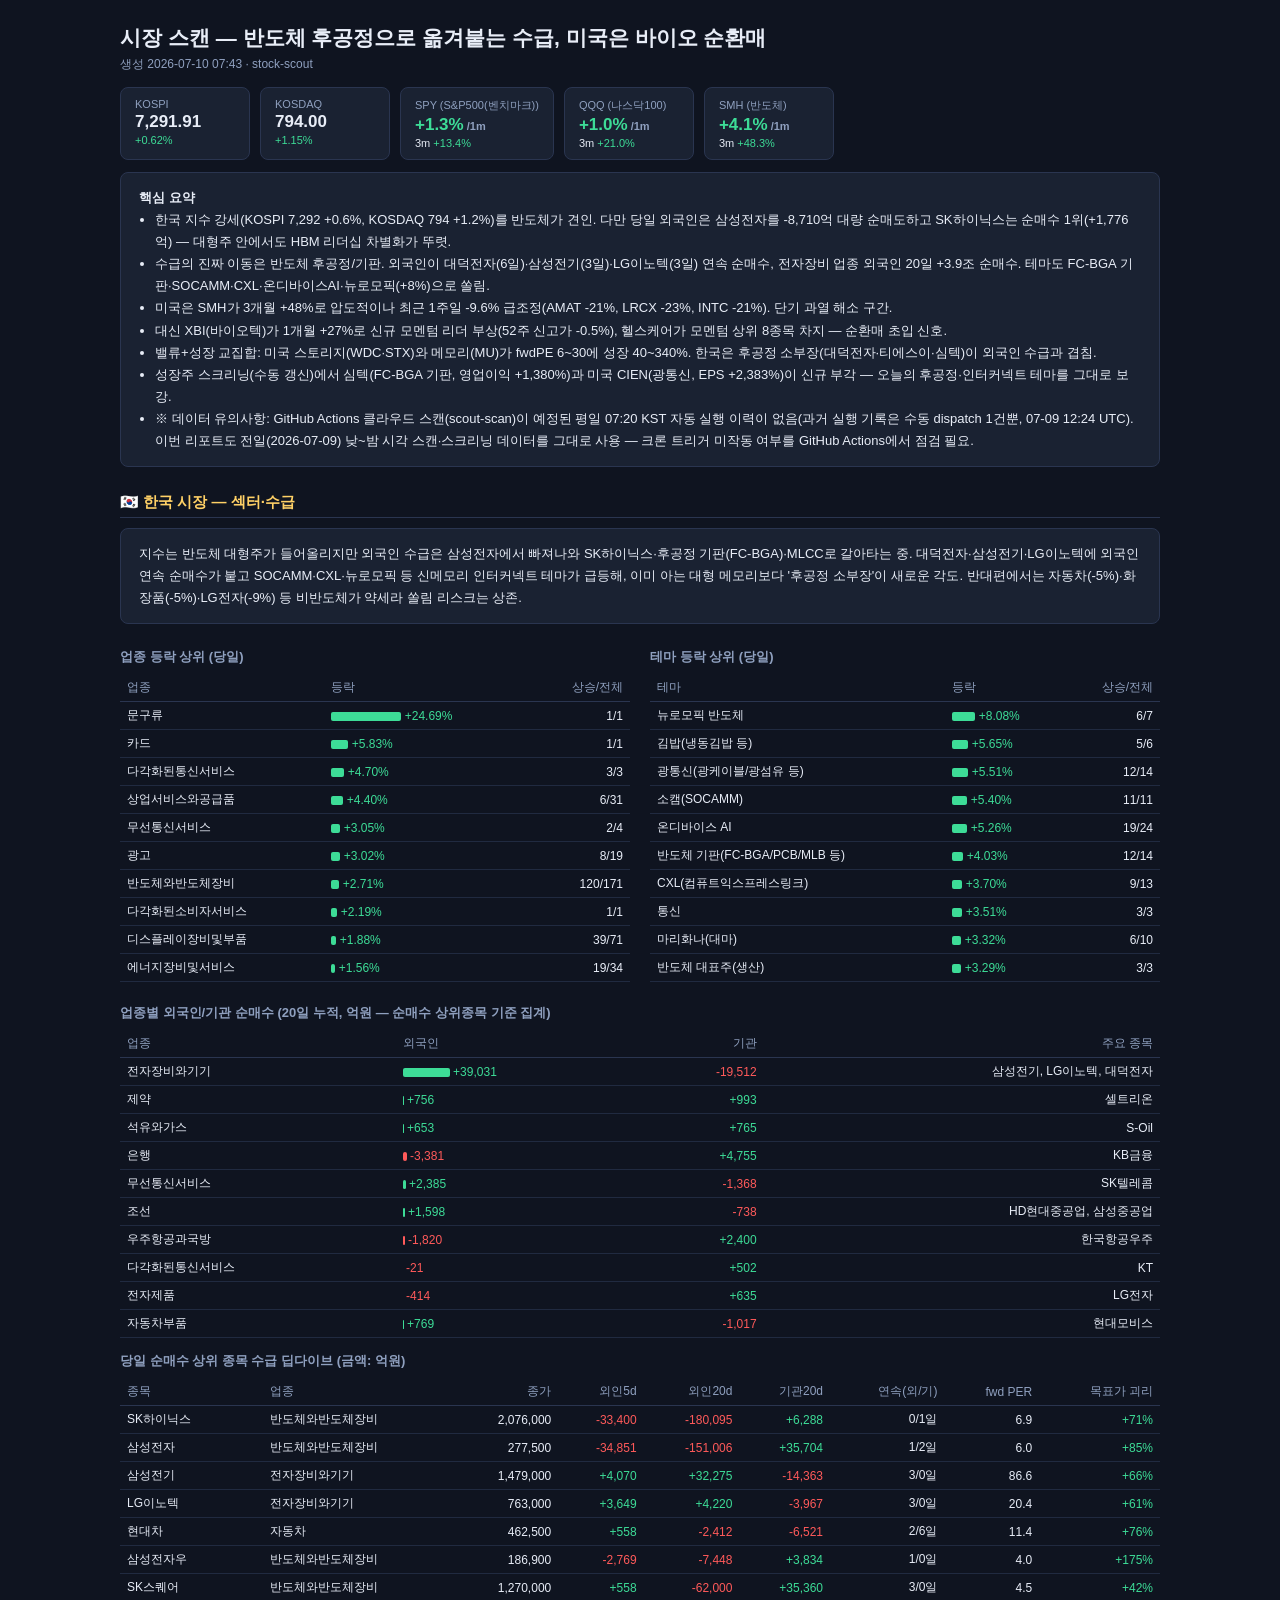
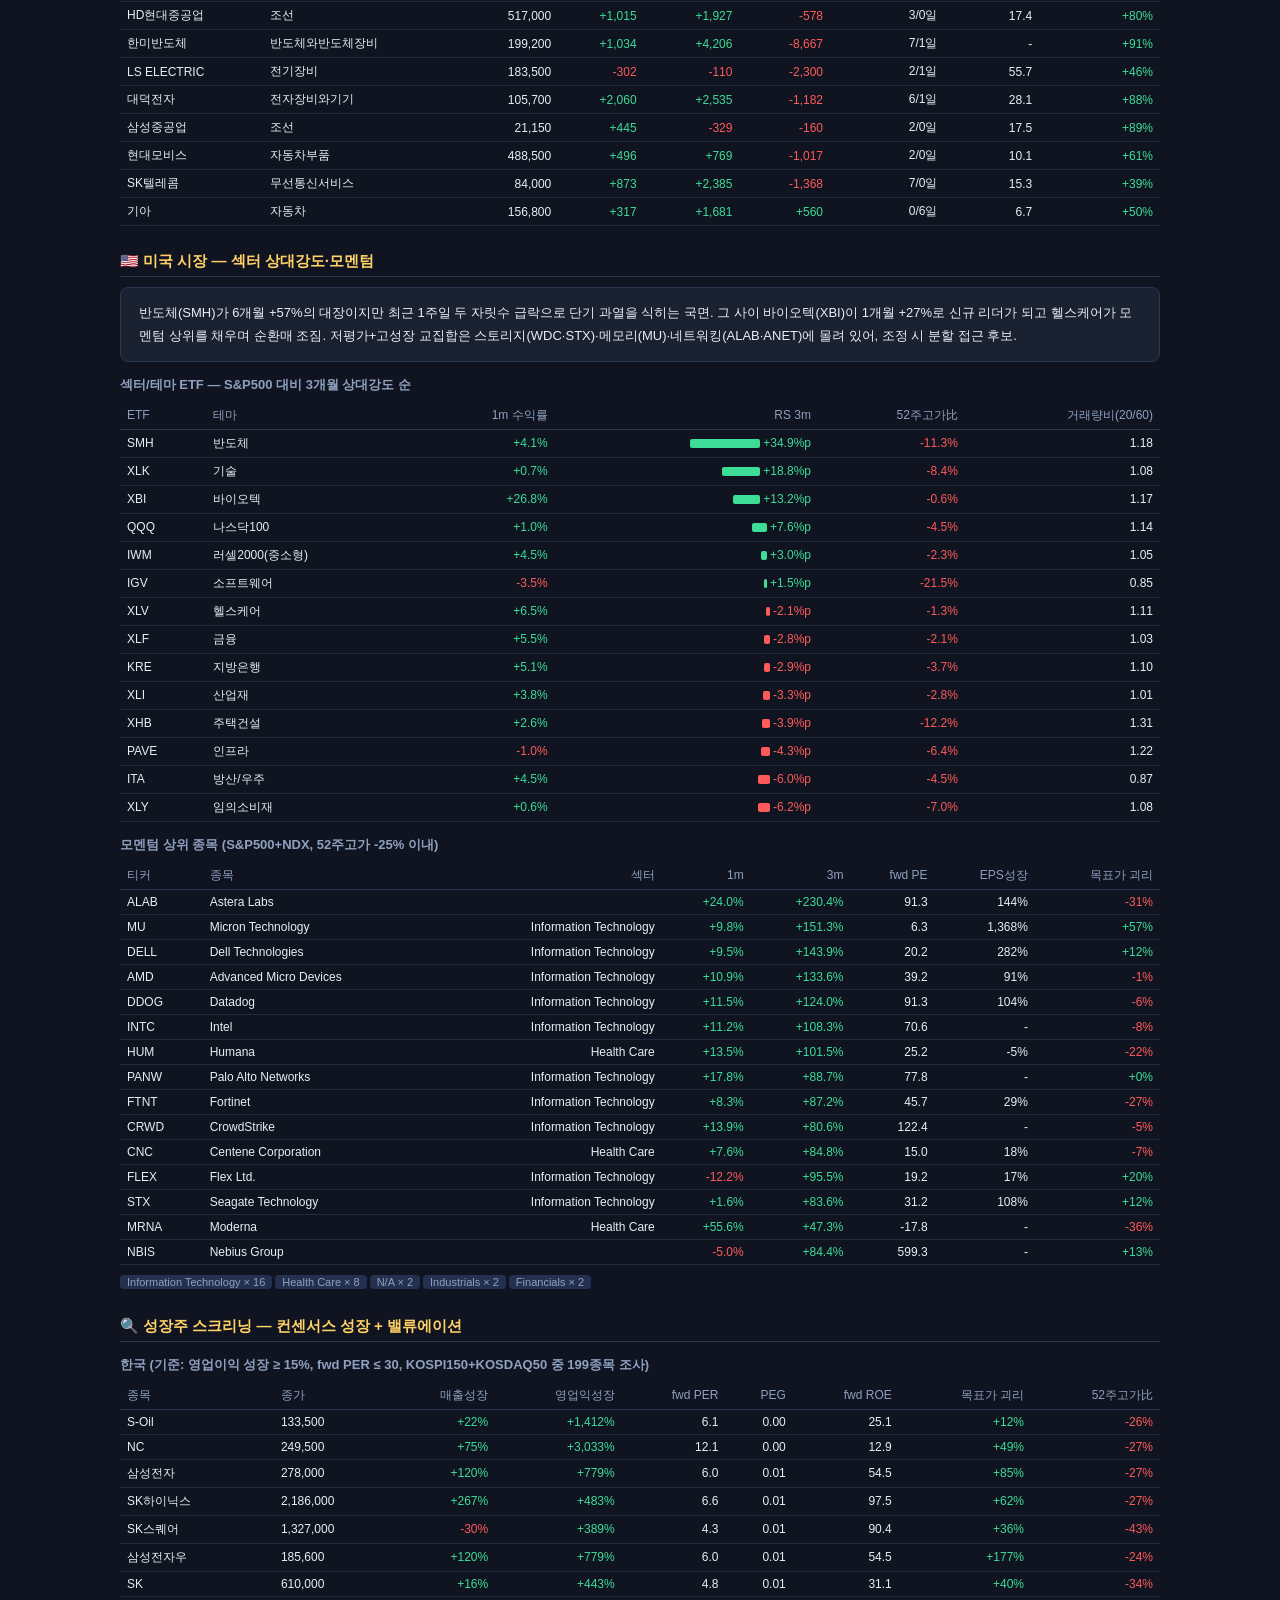
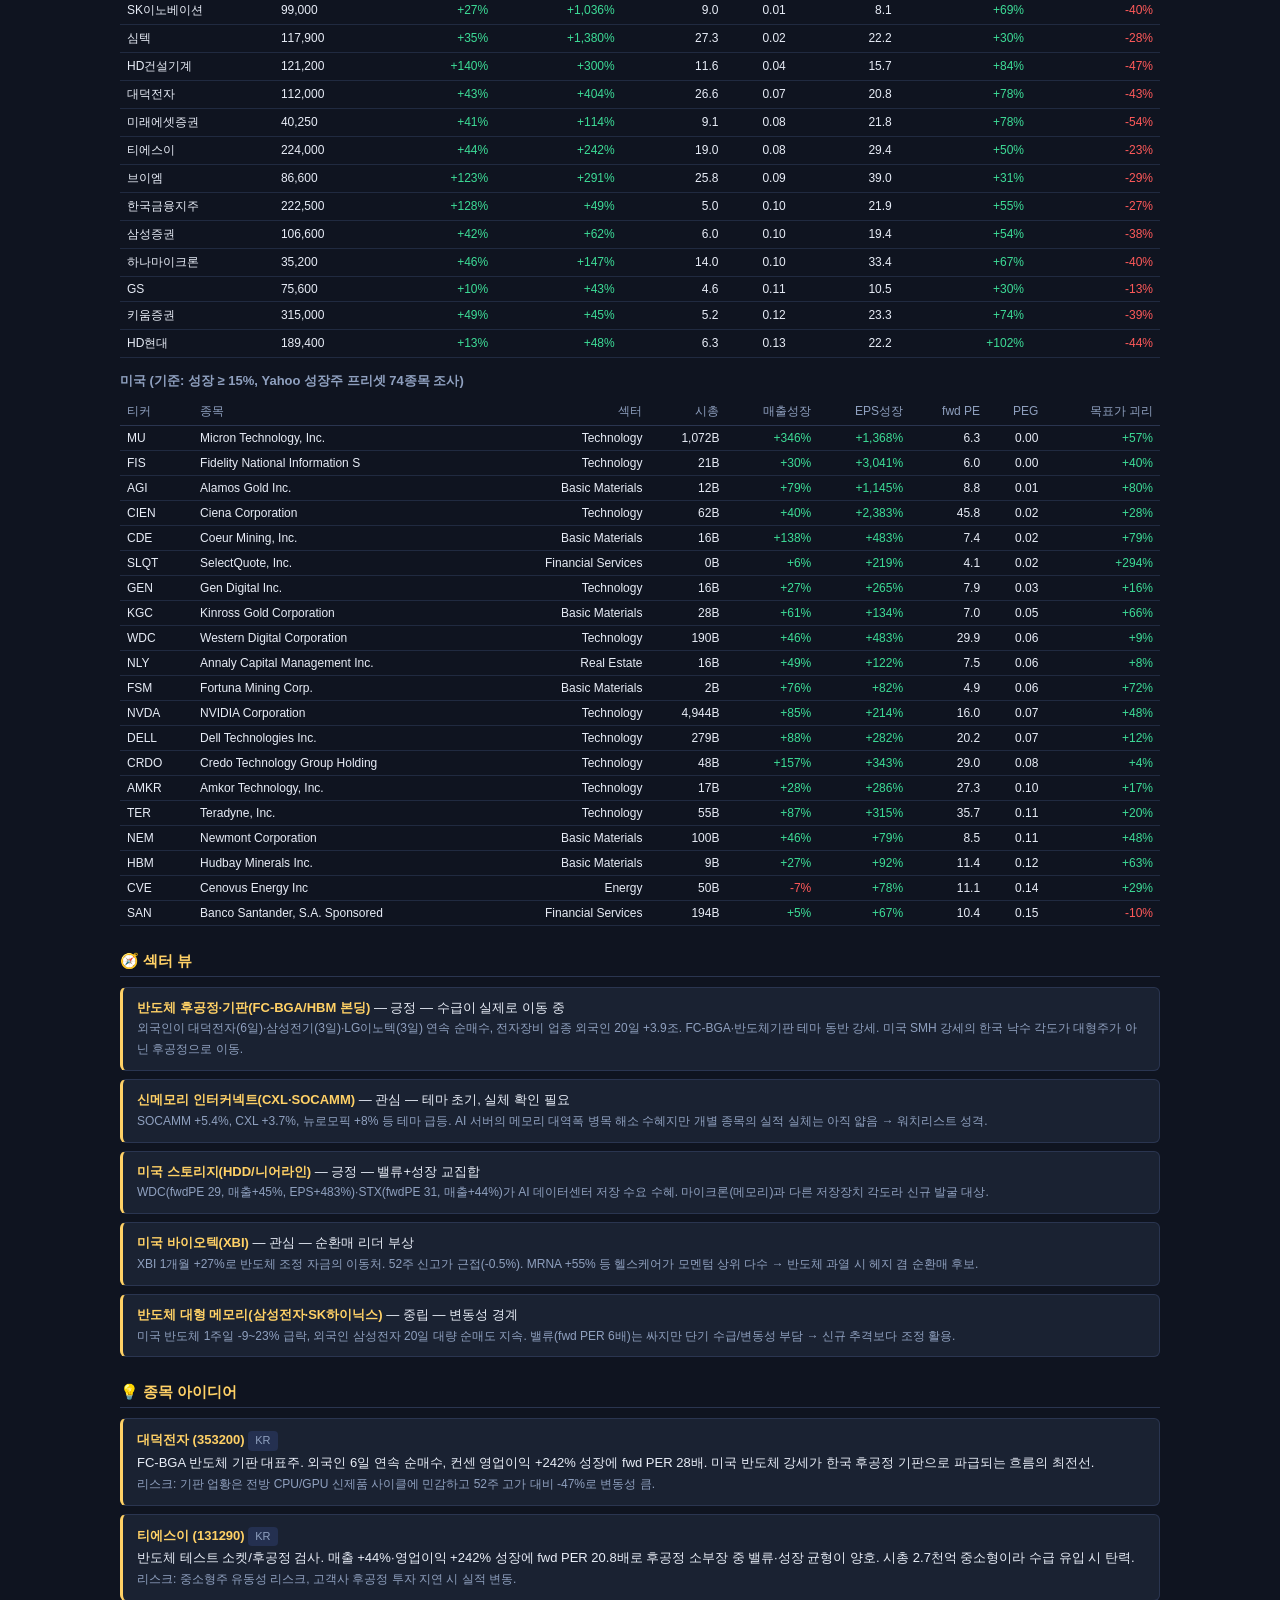
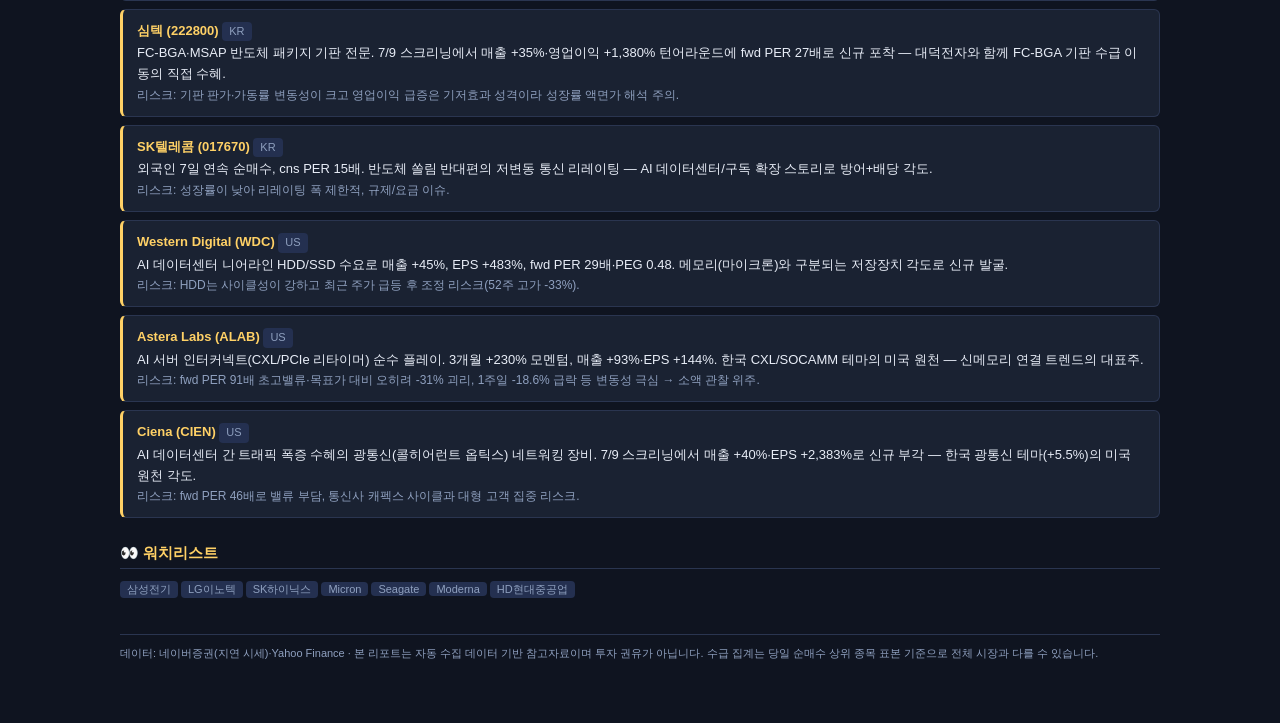
<file: scout/data/reports/scout_report_20260710.html>
<!DOCTYPE html><html lang='ko'><head><meta charset='utf-8'><meta name='viewport' content='width=device-width,initial-scale=1'><title>Stock Scout Report</title><style>
:root{--bg:#0f1420;--card:#1a2232;--line:#2a3550;--txt:#e8edf7;--sub:#8fa0bf;
--up:#ff5a5a;--down:#4a8cff;--acc:#ffd166;--pos:#3ddc97;--neg:#ff5a5a}
*{box-sizing:border-box;margin:0;padding:0}
body{background:var(--bg);color:var(--txt);
font-family:'Segoe UI','Malgun Gothic',sans-serif;font-size:13px;
max-width:1080px;margin:0 auto;padding:24px 20px 60px}
h1{font-size:21px;margin-bottom:4px}
h2{font-size:15px;color:var(--acc);margin:26px 0 10px;padding-bottom:5px;
border-bottom:1px solid var(--line)}
h3{font-size:13px;color:var(--sub);margin:14px 0 6px}
.meta{color:var(--sub);font-size:12px;margin-bottom:14px}
.cards{display:flex;gap:10px;flex-wrap:wrap;margin:12px 0}
.card{background:var(--card);border:1px solid var(--line);border-radius:8px;
padding:10px 14px;min-width:130px}
.card .k{color:var(--sub);font-size:11px}
.card .v{font-size:17px;font-weight:600;margin-top:2px}
.card .d{font-size:11px;margin-top:2px}
.summary{background:var(--card);border:1px solid var(--line);border-radius:8px;
padding:14px 18px;margin:10px 0;line-height:1.7}
.summary li{margin-left:16px}
table{width:100%;border-collapse:collapse;margin:8px 0;font-size:12px}
th{color:var(--sub);font-weight:500;text-align:right;padding:5px 7px;
border-bottom:1px solid var(--line);white-space:nowrap}
td{padding:5px 7px;text-align:right;border-bottom:1px solid #202a40;
white-space:nowrap}
th:first-child,td:first-child{text-align:left}
th:nth-child(2),td:nth-child(2){text-align:left}
.pos{color:var(--pos)}.neg{color:var(--neg)}
.bar{display:inline-block;height:9px;border-radius:2px;vertical-align:middle}
.tag{display:inline-block;background:#243050;color:var(--sub);border-radius:4px;
padding:1px 7px;font-size:11px;margin:2px 3px 2px 0}
.call{background:var(--card);border:1px solid var(--line);border-left:3px solid
var(--acc);border-radius:6px;padding:10px 14px;margin:8px 0;line-height:1.6}
.call b{color:var(--acc)}
.risk{color:var(--sub);font-size:12px}
.foot{margin-top:34px;color:var(--sub);font-size:11px;border-top:1px solid
var(--line);padding-top:10px;line-height:1.6}
.grid2{display:grid;grid-template-columns:1fr 1fr;gap:20px}
@media(max-width:800px){.grid2{grid-template-columns:1fr}}
</style></head><body><h1>시장 스캔 — 반도체 후공정으로 옮겨붙는 수급, 미국은 바이오 순환매</h1><div class='meta'>생성 2026-07-10 07:43 · stock-scout</div><div class="cards"><div class="card"><div class="k">KOSPI</div><div class="v">7,291.91</div><div class="d"><span class="pos">+0.62%</span></div></div><div class="card"><div class="k">KOSDAQ</div><div class="v">794.00</div><div class="d"><span class="pos">+1.15%</span></div></div><div class="card"><div class="k">SPY (S&amp;P500(벤치마크))</div><div class="v"><span class="pos">+1.3%</span><span style="font-size:11px;color:var(--sub)"> /1m</span></div><div class="d">3m <span class="pos">+13.4%</span></div></div><div class="card"><div class="k">QQQ (나스닥100)</div><div class="v"><span class="pos">+1.0%</span><span style="font-size:11px;color:var(--sub)"> /1m</span></div><div class="d">3m <span class="pos">+21.0%</span></div></div><div class="card"><div class="k">SMH (반도체)</div><div class="v"><span class="pos">+4.1%</span><span style="font-size:11px;color:var(--sub)"> /1m</span></div><div class="d">3m <span class="pos">+48.3%</span></div></div></div><div class="summary"><b>핵심 요약</b><ul><li>한국 지수 강세(KOSPI 7,292 +0.6%, KOSDAQ 794 +1.2%)를 반도체가 견인. 다만 당일 외국인은 삼성전자를 -8,710억 대량 순매도하고 SK하이닉스는 순매수 1위(+1,776억) — 대형주 안에서도 HBM 리더십 차별화가 뚜렷.</li><li>수급의 진짜 이동은 반도체 후공정/기판. 외국인이 대덕전자(6일)·삼성전기(3일)·LG이노텍(3일) 연속 순매수, 전자장비 업종 외국인 20일 +3.9조 순매수. 테마도 FC-BGA 기판·SOCAMM·CXL·온디바이스AI·뉴로모픽(+8%)으로 쏠림.</li><li>미국은 SMH가 3개월 +48%로 압도적이나 최근 1주일 -9.6% 급조정(AMAT -21%, LRCX -23%, INTC -21%). 단기 과열 해소 구간.</li><li>대신 XBI(바이오텍)가 1개월 +27%로 신규 모멘텀 리더 부상(52주 신고가 -0.5%), 헬스케어가 모멘텀 상위 8종목 차지 — 순환매 초입 신호.</li><li>밸류+성장 교집합: 미국 스토리지(WDC·STX)와 메모리(MU)가 fwdPE 6~30에 성장 40~340%. 한국은 후공정 소부장(대덕전자·티에스이·심텍)이 외국인 수급과 겹침.</li><li>성장주 스크리닝(수동 갱신)에서 심텍(FC-BGA 기판, 영업이익 +1,380%)과 미국 CIEN(광통신, EPS +2,383%)이 신규 부각 — 오늘의 후공정·인터커넥트 테마를 그대로 보강.</li><li>※ 데이터 유의사항: GitHub Actions 클라우드 스캔(scout-scan)이 예정된 평일 07:20 KST 자동 실행 이력이 없음(과거 실행 기록은 수동 dispatch 1건뿐, 07-09 12:24 UTC). 이번 리포트도 전일(2026-07-09) 낮~밤 시각 스캔·스크리닝 데이터를 그대로 사용 — 크론 트리거 미작동 여부를 GitHub Actions에서 점검 필요.</li></ul></div><h2>🇰🇷 한국 시장 — 섹터·수급</h2><div class="summary">지수는 반도체 대형주가 들어올리지만 외국인 수급은 삼성전자에서 빠져나와 SK하이닉스·후공정 기판(FC-BGA)·MLCC로 갈아타는 중. 대덕전자·삼성전기·LG이노텍에 외국인 연속 순매수가 붙고 SOCAMM·CXL·뉴로모픽 등 신메모리 인터커넥트 테마가 급등해, 이미 아는 대형 메모리보다 &#x27;후공정 소부장&#x27;이 새로운 각도. 반대편에서는 자동차(-5%)·화장품(-5%)·LG전자(-9%) 등 비반도체가 약세라 쏠림 리스크는 상존.</div><div class="grid2"><div><h3>업종 등락 상위 (당일)</h3><table><tr><th>업종</th><th>등락</th><th>상승/전체</th></tr><tr><td>문구류</td><td><span class="bar" style="width:70px;background:#3ddc97"></span> <span class="pos">+24.69%</span></td><td>1/1</td></tr><tr><td>카드</td><td><span class="bar" style="width:17px;background:#3ddc97"></span> <span class="pos">+5.83%</span></td><td>1/1</td></tr><tr><td>다각화된통신서비스</td><td><span class="bar" style="width:13px;background:#3ddc97"></span> <span class="pos">+4.70%</span></td><td>3/3</td></tr><tr><td>상업서비스와공급품</td><td><span class="bar" style="width:12px;background:#3ddc97"></span> <span class="pos">+4.40%</span></td><td>6/31</td></tr><tr><td>무선통신서비스</td><td><span class="bar" style="width:9px;background:#3ddc97"></span> <span class="pos">+3.05%</span></td><td>2/4</td></tr><tr><td>광고</td><td><span class="bar" style="width:9px;background:#3ddc97"></span> <span class="pos">+3.02%</span></td><td>8/19</td></tr><tr><td>반도체와반도체장비</td><td><span class="bar" style="width:8px;background:#3ddc97"></span> <span class="pos">+2.71%</span></td><td>120/171</td></tr><tr><td>다각화된소비자서비스</td><td><span class="bar" style="width:6px;background:#3ddc97"></span> <span class="pos">+2.19%</span></td><td>1/1</td></tr><tr><td>디스플레이장비및부품</td><td><span class="bar" style="width:5px;background:#3ddc97"></span> <span class="pos">+1.88%</span></td><td>39/71</td></tr><tr><td>에너지장비및서비스</td><td><span class="bar" style="width:4px;background:#3ddc97"></span> <span class="pos">+1.56%</span></td><td>19/34</td></tr></table></div><div><h3>테마 등락 상위 (당일)</h3><table><tr><th>테마</th><th>등락</th><th>상승/전체</th></tr><tr><td>뉴로모픽 반도체</td><td><span class="bar" style="width:23px;background:#3ddc97"></span> <span class="pos">+8.08%</span></td><td>6/7</td></tr><tr><td>김밥(냉동김밥 등)</td><td><span class="bar" style="width:16px;background:#3ddc97"></span> <span class="pos">+5.65%</span></td><td>5/6</td></tr><tr><td>광통신(광케이블/광섬유 등)</td><td><span class="bar" style="width:16px;background:#3ddc97"></span> <span class="pos">+5.51%</span></td><td>12/14</td></tr><tr><td>소캠(SOCAMM)</td><td><span class="bar" style="width:15px;background:#3ddc97"></span> <span class="pos">+5.40%</span></td><td>11/11</td></tr><tr><td>온디바이스 AI</td><td><span class="bar" style="width:15px;background:#3ddc97"></span> <span class="pos">+5.26%</span></td><td>19/24</td></tr><tr><td>반도체 기판(FC-BGA/PCB/MLB 등)</td><td><span class="bar" style="width:11px;background:#3ddc97"></span> <span class="pos">+4.03%</span></td><td>12/14</td></tr><tr><td>CXL(컴퓨트익스프레스링크)</td><td><span class="bar" style="width:10px;background:#3ddc97"></span> <span class="pos">+3.70%</span></td><td>9/13</td></tr><tr><td>통신</td><td><span class="bar" style="width:10px;background:#3ddc97"></span> <span class="pos">+3.51%</span></td><td>3/3</td></tr><tr><td>마리화나(대마)</td><td><span class="bar" style="width:9px;background:#3ddc97"></span> <span class="pos">+3.32%</span></td><td>6/10</td></tr><tr><td>반도체 대표주(생산)</td><td><span class="bar" style="width:9px;background:#3ddc97"></span> <span class="pos">+3.29%</span></td><td>3/3</td></tr></table></div></div><h3>업종별 외국인/기관 순매수 (20일 누적, 억원 — 순매수 상위종목 기준 집계)</h3><table><tr><th>업종</th><th>외국인</th><th>기관</th><th>주요 종목</th></tr><tr><td>전자장비와기기</td><td><span class="bar" style="width:47px;background:#3ddc97"></span> <span class="pos">+39,031</span></td><td><span class="neg">-19,512</span></td><td>삼성전기, LG이노텍, 대덕전자</td></tr><tr><td>제약</td><td><span class="bar" style="width:1px;background:#3ddc97"></span> <span class="pos">+756</span></td><td><span class="pos">+993</span></td><td>셀트리온</td></tr><tr><td>석유와가스</td><td><span class="bar" style="width:1px;background:#3ddc97"></span> <span class="pos">+653</span></td><td><span class="pos">+765</span></td><td>S-Oil</td></tr><tr><td>은행</td><td><span class="bar" style="width:4px;background:#ff5a5a"></span> <span class="neg">-3,381</span></td><td><span class="pos">+4,755</span></td><td>KB금융</td></tr><tr><td>무선통신서비스</td><td><span class="bar" style="width:3px;background:#3ddc97"></span> <span class="pos">+2,385</span></td><td><span class="neg">-1,368</span></td><td>SK텔레콤</td></tr><tr><td>조선</td><td><span class="bar" style="width:2px;background:#3ddc97"></span> <span class="pos">+1,598</span></td><td><span class="neg">-738</span></td><td>HD현대중공업, 삼성중공업</td></tr><tr><td>우주항공과국방</td><td><span class="bar" style="width:2px;background:#ff5a5a"></span> <span class="neg">-1,820</span></td><td><span class="pos">+2,400</span></td><td>한국항공우주</td></tr><tr><td>다각화된통신서비스</td><td><span class="bar" style="width:0px;background:#ff5a5a"></span> <span class="neg">-21</span></td><td><span class="pos">+502</span></td><td>KT</td></tr><tr><td>전자제품</td><td><span class="bar" style="width:0px;background:#ff5a5a"></span> <span class="neg">-414</span></td><td><span class="pos">+635</span></td><td>LG전자</td></tr><tr><td>자동차부품</td><td><span class="bar" style="width:1px;background:#3ddc97"></span> <span class="pos">+769</span></td><td><span class="neg">-1,017</span></td><td>현대모비스</td></tr></table><h3>당일 순매수 상위 종목 수급 딥다이브 (금액: 억원)</h3><table><tr><th>종목</th><th>업종</th><th>종가</th><th>외인5d</th><th>외인20d</th><th>기관20d</th><th>연속(외/기)</th><th>fwd PER</th><th>목표가 괴리</th></tr><tr><td>SK하이닉스</td><td>반도체와반도체장비</td><td>2,076,000</td><td><span class="neg">-33,400</span></td><td><span class="neg">-180,095</span></td><td><span class="pos">+6,288</span></td><td>0/1일</td><td>6.9</td><td><span class="pos">+71%</span></td></tr><tr><td>삼성전자</td><td>반도체와반도체장비</td><td>277,500</td><td><span class="neg">-34,851</span></td><td><span class="neg">-151,006</span></td><td><span class="pos">+35,704</span></td><td>1/2일</td><td>6.0</td><td><span class="pos">+85%</span></td></tr><tr><td>삼성전기</td><td>전자장비와기기</td><td>1,479,000</td><td><span class="pos">+4,070</span></td><td><span class="pos">+32,275</span></td><td><span class="neg">-14,363</span></td><td>3/0일</td><td>86.6</td><td><span class="pos">+66%</span></td></tr><tr><td>LG이노텍</td><td>전자장비와기기</td><td>763,000</td><td><span class="pos">+3,649</span></td><td><span class="pos">+4,220</span></td><td><span class="neg">-3,967</span></td><td>3/0일</td><td>20.4</td><td><span class="pos">+61%</span></td></tr><tr><td>현대차</td><td>자동차</td><td>462,500</td><td><span class="pos">+558</span></td><td><span class="neg">-2,412</span></td><td><span class="neg">-6,521</span></td><td>2/6일</td><td>11.4</td><td><span class="pos">+76%</span></td></tr><tr><td>삼성전자우</td><td>반도체와반도체장비</td><td>186,900</td><td><span class="neg">-2,769</span></td><td><span class="neg">-7,448</span></td><td><span class="pos">+3,834</span></td><td>1/0일</td><td>4.0</td><td><span class="pos">+175%</span></td></tr><tr><td>SK스퀘어</td><td>반도체와반도체장비</td><td>1,270,000</td><td><span class="pos">+558</span></td><td><span class="neg">-62,000</span></td><td><span class="pos">+35,360</span></td><td>3/0일</td><td>4.5</td><td><span class="pos">+42%</span></td></tr><tr><td>HD현대중공업</td><td>조선</td><td>517,000</td><td><span class="pos">+1,015</span></td><td><span class="pos">+1,927</span></td><td><span class="neg">-578</span></td><td>3/0일</td><td>17.4</td><td><span class="pos">+80%</span></td></tr><tr><td>한미반도체</td><td>반도체와반도체장비</td><td>199,200</td><td><span class="pos">+1,034</span></td><td><span class="pos">+4,206</span></td><td><span class="neg">-8,667</span></td><td>7/1일</td><td>-</td><td><span class="pos">+91%</span></td></tr><tr><td>LS ELECTRIC</td><td>전기장비</td><td>183,500</td><td><span class="neg">-302</span></td><td><span class="neg">-110</span></td><td><span class="neg">-2,300</span></td><td>2/1일</td><td>55.7</td><td><span class="pos">+46%</span></td></tr><tr><td>대덕전자</td><td>전자장비와기기</td><td>105,700</td><td><span class="pos">+2,060</span></td><td><span class="pos">+2,535</span></td><td><span class="neg">-1,182</span></td><td>6/1일</td><td>28.1</td><td><span class="pos">+88%</span></td></tr><tr><td>삼성중공업</td><td>조선</td><td>21,150</td><td><span class="pos">+445</span></td><td><span class="neg">-329</span></td><td><span class="neg">-160</span></td><td>2/0일</td><td>17.5</td><td><span class="pos">+89%</span></td></tr><tr><td>현대모비스</td><td>자동차부품</td><td>488,500</td><td><span class="pos">+496</span></td><td><span class="pos">+769</span></td><td><span class="neg">-1,017</span></td><td>2/0일</td><td>10.1</td><td><span class="pos">+61%</span></td></tr><tr><td>SK텔레콤</td><td>무선통신서비스</td><td>84,000</td><td><span class="pos">+873</span></td><td><span class="pos">+2,385</span></td><td><span class="neg">-1,368</span></td><td>7/0일</td><td>15.3</td><td><span class="pos">+39%</span></td></tr><tr><td>기아</td><td>자동차</td><td>156,800</td><td><span class="pos">+317</span></td><td><span class="pos">+1,681</span></td><td><span class="pos">+560</span></td><td>0/6일</td><td>6.7</td><td><span class="pos">+50%</span></td></tr></table><h2>🇺🇸 미국 시장 — 섹터 상대강도·모멘텀</h2><div class="summary">반도체(SMH)가 6개월 +57%의 대장이지만 최근 1주일 두 자릿수 급락으로 단기 과열을 식히는 국면. 그 사이 바이오텍(XBI)이 1개월 +27%로 신규 리더가 되고 헬스케어가 모멘텀 상위를 채우며 순환매 조짐. 저평가+고성장 교집합은 스토리지(WDC·STX)·메모리(MU)·네트워킹(ALAB·ANET)에 몰려 있어, 조정 시 분할 접근 후보.</div><h3>섹터/테마 ETF — S&P500 대비 3개월 상대강도 순</h3><table><tr><th>ETF</th><th>테마</th><th>1m 수익률</th><th>RS 3m</th><th>52주고가比</th><th>거래량비(20/60)</th></tr><tr><td>SMH</td><td>반도체</td><td><span class="pos">+4.1%</span></td><td><span class="bar" style="width:70px;background:#3ddc97"></span> <span class="pos">+34.9%p</span></td><td><span class="neg">-11.3%</span></td><td>1.18</td></tr><tr><td>XLK</td><td>기술</td><td><span class="pos">+0.7%</span></td><td><span class="bar" style="width:38px;background:#3ddc97"></span> <span class="pos">+18.8%p</span></td><td><span class="neg">-8.4%</span></td><td>1.08</td></tr><tr><td>XBI</td><td>바이오텍</td><td><span class="pos">+26.8%</span></td><td><span class="bar" style="width:27px;background:#3ddc97"></span> <span class="pos">+13.2%p</span></td><td><span class="neg">-0.6%</span></td><td>1.17</td></tr><tr><td>QQQ</td><td>나스닥100</td><td><span class="pos">+1.0%</span></td><td><span class="bar" style="width:15px;background:#3ddc97"></span> <span class="pos">+7.6%p</span></td><td><span class="neg">-4.5%</span></td><td>1.14</td></tr><tr><td>IWM</td><td>러셀2000(중소형)</td><td><span class="pos">+4.5%</span></td><td><span class="bar" style="width:6px;background:#3ddc97"></span> <span class="pos">+3.0%p</span></td><td><span class="neg">-2.3%</span></td><td>1.05</td></tr><tr><td>IGV</td><td>소프트웨어</td><td><span class="neg">-3.5%</span></td><td><span class="bar" style="width:3px;background:#3ddc97"></span> <span class="pos">+1.5%p</span></td><td><span class="neg">-21.5%</span></td><td>0.85</td></tr><tr><td>XLV</td><td>헬스케어</td><td><span class="pos">+6.5%</span></td><td><span class="bar" style="width:4px;background:#ff5a5a"></span> <span class="neg">-2.1%p</span></td><td><span class="neg">-1.3%</span></td><td>1.11</td></tr><tr><td>XLF</td><td>금융</td><td><span class="pos">+5.5%</span></td><td><span class="bar" style="width:6px;background:#ff5a5a"></span> <span class="neg">-2.8%p</span></td><td><span class="neg">-2.1%</span></td><td>1.03</td></tr><tr><td>KRE</td><td>지방은행</td><td><span class="pos">+5.1%</span></td><td><span class="bar" style="width:6px;background:#ff5a5a"></span> <span class="neg">-2.9%p</span></td><td><span class="neg">-3.7%</span></td><td>1.10</td></tr><tr><td>XLI</td><td>산업재</td><td><span class="pos">+3.8%</span></td><td><span class="bar" style="width:7px;background:#ff5a5a"></span> <span class="neg">-3.3%p</span></td><td><span class="neg">-2.8%</span></td><td>1.01</td></tr><tr><td>XHB</td><td>주택건설</td><td><span class="pos">+2.6%</span></td><td><span class="bar" style="width:8px;background:#ff5a5a"></span> <span class="neg">-3.9%p</span></td><td><span class="neg">-12.2%</span></td><td>1.31</td></tr><tr><td>PAVE</td><td>인프라</td><td><span class="neg">-1.0%</span></td><td><span class="bar" style="width:9px;background:#ff5a5a"></span> <span class="neg">-4.3%p</span></td><td><span class="neg">-6.4%</span></td><td>1.22</td></tr><tr><td>ITA</td><td>방산/우주</td><td><span class="pos">+4.5%</span></td><td><span class="bar" style="width:12px;background:#ff5a5a"></span> <span class="neg">-6.0%p</span></td><td><span class="neg">-4.5%</span></td><td>0.87</td></tr><tr><td>XLY</td><td>임의소비재</td><td><span class="pos">+0.6%</span></td><td><span class="bar" style="width:12px;background:#ff5a5a"></span> <span class="neg">-6.2%p</span></td><td><span class="neg">-7.0%</span></td><td>1.08</td></tr></table><h3>모멘텀 상위 종목 (S&P500+NDX, 52주고가 -25% 이내)</h3><table><tr><th>티커</th><th>종목</th><th>섹터</th><th>1m</th><th>3m</th><th>fwd PE</th><th>EPS성장</th><th>목표가 괴리</th></tr><tr><td>ALAB</td><td>Astera Labs</td><td></td><td><span class="pos">+24.0%</span></td><td><span class="pos">+230.4%</span></td><td>91.3</td><td>144%</td><td><span class="neg">-31%</span></td></tr><tr><td>MU</td><td>Micron Technology</td><td>Information Technology</td><td><span class="pos">+9.8%</span></td><td><span class="pos">+151.3%</span></td><td>6.3</td><td>1,368%</td><td><span class="pos">+57%</span></td></tr><tr><td>DELL</td><td>Dell Technologies</td><td>Information Technology</td><td><span class="pos">+9.5%</span></td><td><span class="pos">+143.9%</span></td><td>20.2</td><td>282%</td><td><span class="pos">+12%</span></td></tr><tr><td>AMD</td><td>Advanced Micro Devices</td><td>Information Technology</td><td><span class="pos">+10.9%</span></td><td><span class="pos">+133.6%</span></td><td>39.2</td><td>91%</td><td><span class="neg">-1%</span></td></tr><tr><td>DDOG</td><td>Datadog</td><td>Information Technology</td><td><span class="pos">+11.5%</span></td><td><span class="pos">+124.0%</span></td><td>91.3</td><td>104%</td><td><span class="neg">-6%</span></td></tr><tr><td>INTC</td><td>Intel</td><td>Information Technology</td><td><span class="pos">+11.2%</span></td><td><span class="pos">+108.3%</span></td><td>70.6</td><td>-</td><td><span class="neg">-8%</span></td></tr><tr><td>HUM</td><td>Humana</td><td>Health Care</td><td><span class="pos">+13.5%</span></td><td><span class="pos">+101.5%</span></td><td>25.2</td><td>-5%</td><td><span class="neg">-22%</span></td></tr><tr><td>PANW</td><td>Palo Alto Networks</td><td>Information Technology</td><td><span class="pos">+17.8%</span></td><td><span class="pos">+88.7%</span></td><td>77.8</td><td>-</td><td><span class="pos">+0%</span></td></tr><tr><td>FTNT</td><td>Fortinet</td><td>Information Technology</td><td><span class="pos">+8.3%</span></td><td><span class="pos">+87.2%</span></td><td>45.7</td><td>29%</td><td><span class="neg">-27%</span></td></tr><tr><td>CRWD</td><td>CrowdStrike</td><td>Information Technology</td><td><span class="pos">+13.9%</span></td><td><span class="pos">+80.6%</span></td><td>122.4</td><td>-</td><td><span class="neg">-5%</span></td></tr><tr><td>CNC</td><td>Centene Corporation</td><td>Health Care</td><td><span class="pos">+7.6%</span></td><td><span class="pos">+84.8%</span></td><td>15.0</td><td>18%</td><td><span class="neg">-7%</span></td></tr><tr><td>FLEX</td><td>Flex Ltd.</td><td>Information Technology</td><td><span class="neg">-12.2%</span></td><td><span class="pos">+95.5%</span></td><td>19.2</td><td>17%</td><td><span class="pos">+20%</span></td></tr><tr><td>STX</td><td>Seagate Technology</td><td>Information Technology</td><td><span class="pos">+1.6%</span></td><td><span class="pos">+83.6%</span></td><td>31.2</td><td>108%</td><td><span class="pos">+12%</span></td></tr><tr><td>MRNA</td><td>Moderna</td><td>Health Care</td><td><span class="pos">+55.6%</span></td><td><span class="pos">+47.3%</span></td><td>-17.8</td><td>-</td><td><span class="neg">-36%</span></td></tr><tr><td>NBIS</td><td>Nebius Group</td><td></td><td><span class="neg">-5.0%</span></td><td><span class="pos">+84.4%</span></td><td>599.3</td><td>-</td><td><span class="pos">+13%</span></td></tr></table><div><span class="tag">Information Technology × 16</span><span class="tag">Health Care × 8</span><span class="tag">N/A × 2</span><span class="tag">Industrials × 2</span><span class="tag">Financials × 2</span></div><h2>🔍 성장주 스크리닝 — 컨센서스 성장 + 밸류에이션</h2><h3>한국 (기준: 영업이익 성장 ≥ 15%, fwd PER ≤ 30, KOSPI150+KOSDAQ50 중 199종목 조사)</h3><table><tr><th>종목</th><th>종가</th><th>매출성장</th><th>영업익성장</th><th>fwd PER</th><th>PEG</th><th>fwd ROE</th><th>목표가 괴리</th><th>52주고가比</th></tr><tr><td>S-Oil</td><td>133,500</td><td><span class="pos">+22%</span></td><td><span class="pos">+1,412%</span></td><td>6.1</td><td>0.00</td><td>25.1</td><td><span class="pos">+12%</span></td><td><span class="neg">-26%</span></td></tr><tr><td>NC</td><td>249,500</td><td><span class="pos">+75%</span></td><td><span class="pos">+3,033%</span></td><td>12.1</td><td>0.00</td><td>12.9</td><td><span class="pos">+49%</span></td><td><span class="neg">-27%</span></td></tr><tr><td>삼성전자</td><td>278,000</td><td><span class="pos">+120%</span></td><td><span class="pos">+779%</span></td><td>6.0</td><td>0.01</td><td>54.5</td><td><span class="pos">+85%</span></td><td><span class="neg">-27%</span></td></tr><tr><td>SK하이닉스</td><td>2,186,000</td><td><span class="pos">+267%</span></td><td><span class="pos">+483%</span></td><td>6.6</td><td>0.01</td><td>97.5</td><td><span class="pos">+62%</span></td><td><span class="neg">-27%</span></td></tr><tr><td>SK스퀘어</td><td>1,327,000</td><td><span class="neg">-30%</span></td><td><span class="pos">+389%</span></td><td>4.3</td><td>0.01</td><td>90.4</td><td><span class="pos">+36%</span></td><td><span class="neg">-43%</span></td></tr><tr><td>삼성전자우</td><td>185,600</td><td><span class="pos">+120%</span></td><td><span class="pos">+779%</span></td><td>6.0</td><td>0.01</td><td>54.5</td><td><span class="pos">+177%</span></td><td><span class="neg">-24%</span></td></tr><tr><td>SK</td><td>610,000</td><td><span class="pos">+16%</span></td><td><span class="pos">+443%</span></td><td>4.8</td><td>0.01</td><td>31.1</td><td><span class="pos">+40%</span></td><td><span class="neg">-34%</span></td></tr><tr><td>SK이노베이션</td><td>99,000</td><td><span class="pos">+27%</span></td><td><span class="pos">+1,036%</span></td><td>9.0</td><td>0.01</td><td>8.1</td><td><span class="pos">+69%</span></td><td><span class="neg">-40%</span></td></tr><tr><td>심텍</td><td>117,900</td><td><span class="pos">+35%</span></td><td><span class="pos">+1,380%</span></td><td>27.3</td><td>0.02</td><td>22.2</td><td><span class="pos">+30%</span></td><td><span class="neg">-28%</span></td></tr><tr><td>HD건설기계</td><td>121,200</td><td><span class="pos">+140%</span></td><td><span class="pos">+300%</span></td><td>11.6</td><td>0.04</td><td>15.7</td><td><span class="pos">+84%</span></td><td><span class="neg">-47%</span></td></tr><tr><td>대덕전자</td><td>112,000</td><td><span class="pos">+43%</span></td><td><span class="pos">+404%</span></td><td>26.6</td><td>0.07</td><td>20.8</td><td><span class="pos">+78%</span></td><td><span class="neg">-43%</span></td></tr><tr><td>미래에셋증권</td><td>40,250</td><td><span class="pos">+41%</span></td><td><span class="pos">+114%</span></td><td>9.1</td><td>0.08</td><td>21.8</td><td><span class="pos">+78%</span></td><td><span class="neg">-54%</span></td></tr><tr><td>티에스이</td><td>224,000</td><td><span class="pos">+44%</span></td><td><span class="pos">+242%</span></td><td>19.0</td><td>0.08</td><td>29.4</td><td><span class="pos">+50%</span></td><td><span class="neg">-23%</span></td></tr><tr><td>브이엠</td><td>86,600</td><td><span class="pos">+123%</span></td><td><span class="pos">+291%</span></td><td>25.8</td><td>0.09</td><td>39.0</td><td><span class="pos">+31%</span></td><td><span class="neg">-29%</span></td></tr><tr><td>한국금융지주</td><td>222,500</td><td><span class="pos">+128%</span></td><td><span class="pos">+49%</span></td><td>5.0</td><td>0.10</td><td>21.9</td><td><span class="pos">+55%</span></td><td><span class="neg">-27%</span></td></tr><tr><td>삼성증권</td><td>106,600</td><td><span class="pos">+42%</span></td><td><span class="pos">+62%</span></td><td>6.0</td><td>0.10</td><td>19.4</td><td><span class="pos">+54%</span></td><td><span class="neg">-38%</span></td></tr><tr><td>하나마이크론</td><td>35,200</td><td><span class="pos">+46%</span></td><td><span class="pos">+147%</span></td><td>14.0</td><td>0.10</td><td>33.4</td><td><span class="pos">+67%</span></td><td><span class="neg">-40%</span></td></tr><tr><td>GS</td><td>75,600</td><td><span class="pos">+10%</span></td><td><span class="pos">+43%</span></td><td>4.6</td><td>0.11</td><td>10.5</td><td><span class="pos">+30%</span></td><td><span class="neg">-13%</span></td></tr><tr><td>키움증권</td><td>315,000</td><td><span class="pos">+49%</span></td><td><span class="pos">+45%</span></td><td>5.2</td><td>0.12</td><td>23.3</td><td><span class="pos">+74%</span></td><td><span class="neg">-39%</span></td></tr><tr><td>HD현대</td><td>189,400</td><td><span class="pos">+13%</span></td><td><span class="pos">+48%</span></td><td>6.3</td><td>0.13</td><td>22.2</td><td><span class="pos">+102%</span></td><td><span class="neg">-44%</span></td></tr></table><h3>미국 (기준: 성장 ≥ 15%, Yahoo 성장주 프리셋 74종목 조사)</h3><table><tr><th>티커</th><th>종목</th><th>섹터</th><th>시총</th><th>매출성장</th><th>EPS성장</th><th>fwd PE</th><th>PEG</th><th>목표가 괴리</th></tr><tr><td>MU</td><td>Micron Technology, Inc.</td><td>Technology</td><td>1,072B</td><td><span class="pos">+346%</span></td><td><span class="pos">+1,368%</span></td><td>6.3</td><td>0.00</td><td><span class="pos">+57%</span></td></tr><tr><td>FIS</td><td>Fidelity National Information S</td><td>Technology</td><td>21B</td><td><span class="pos">+30%</span></td><td><span class="pos">+3,041%</span></td><td>6.0</td><td>0.00</td><td><span class="pos">+40%</span></td></tr><tr><td>AGI</td><td>Alamos Gold Inc.</td><td>Basic Materials</td><td>12B</td><td><span class="pos">+79%</span></td><td><span class="pos">+1,145%</span></td><td>8.8</td><td>0.01</td><td><span class="pos">+80%</span></td></tr><tr><td>CIEN</td><td>Ciena Corporation</td><td>Technology</td><td>62B</td><td><span class="pos">+40%</span></td><td><span class="pos">+2,383%</span></td><td>45.8</td><td>0.02</td><td><span class="pos">+28%</span></td></tr><tr><td>CDE</td><td>Coeur Mining, Inc.</td><td>Basic Materials</td><td>16B</td><td><span class="pos">+138%</span></td><td><span class="pos">+483%</span></td><td>7.4</td><td>0.02</td><td><span class="pos">+79%</span></td></tr><tr><td>SLQT</td><td>SelectQuote, Inc.</td><td>Financial Services</td><td>0B</td><td><span class="pos">+6%</span></td><td><span class="pos">+219%</span></td><td>4.1</td><td>0.02</td><td><span class="pos">+294%</span></td></tr><tr><td>GEN</td><td>Gen Digital Inc.</td><td>Technology</td><td>16B</td><td><span class="pos">+27%</span></td><td><span class="pos">+265%</span></td><td>7.9</td><td>0.03</td><td><span class="pos">+16%</span></td></tr><tr><td>KGC</td><td>Kinross Gold Corporation</td><td>Basic Materials</td><td>28B</td><td><span class="pos">+61%</span></td><td><span class="pos">+134%</span></td><td>7.0</td><td>0.05</td><td><span class="pos">+66%</span></td></tr><tr><td>WDC</td><td>Western Digital Corporation</td><td>Technology</td><td>190B</td><td><span class="pos">+46%</span></td><td><span class="pos">+483%</span></td><td>29.9</td><td>0.06</td><td><span class="pos">+9%</span></td></tr><tr><td>NLY</td><td>Annaly Capital Management Inc.</td><td>Real Estate</td><td>16B</td><td><span class="pos">+49%</span></td><td><span class="pos">+122%</span></td><td>7.5</td><td>0.06</td><td><span class="pos">+8%</span></td></tr><tr><td>FSM</td><td>Fortuna Mining Corp.</td><td>Basic Materials</td><td>2B</td><td><span class="pos">+76%</span></td><td><span class="pos">+82%</span></td><td>4.9</td><td>0.06</td><td><span class="pos">+72%</span></td></tr><tr><td>NVDA</td><td>NVIDIA Corporation</td><td>Technology</td><td>4,944B</td><td><span class="pos">+85%</span></td><td><span class="pos">+214%</span></td><td>16.0</td><td>0.07</td><td><span class="pos">+48%</span></td></tr><tr><td>DELL</td><td>Dell Technologies Inc.</td><td>Technology</td><td>279B</td><td><span class="pos">+88%</span></td><td><span class="pos">+282%</span></td><td>20.2</td><td>0.07</td><td><span class="pos">+12%</span></td></tr><tr><td>CRDO</td><td>Credo Technology Group Holding </td><td>Technology</td><td>48B</td><td><span class="pos">+157%</span></td><td><span class="pos">+343%</span></td><td>29.0</td><td>0.08</td><td><span class="pos">+4%</span></td></tr><tr><td>AMKR</td><td>Amkor Technology, Inc.</td><td>Technology</td><td>17B</td><td><span class="pos">+28%</span></td><td><span class="pos">+286%</span></td><td>27.3</td><td>0.10</td><td><span class="pos">+17%</span></td></tr><tr><td>TER</td><td>Teradyne, Inc.</td><td>Technology</td><td>55B</td><td><span class="pos">+87%</span></td><td><span class="pos">+315%</span></td><td>35.7</td><td>0.11</td><td><span class="pos">+20%</span></td></tr><tr><td>NEM</td><td>Newmont Corporation</td><td>Basic Materials</td><td>100B</td><td><span class="pos">+46%</span></td><td><span class="pos">+79%</span></td><td>8.5</td><td>0.11</td><td><span class="pos">+48%</span></td></tr><tr><td>HBM</td><td>Hudbay Minerals Inc.</td><td>Basic Materials</td><td>9B</td><td><span class="pos">+27%</span></td><td><span class="pos">+92%</span></td><td>11.4</td><td>0.12</td><td><span class="pos">+63%</span></td></tr><tr><td>CVE</td><td>Cenovus Energy Inc</td><td>Energy</td><td>50B</td><td><span class="neg">-7%</span></td><td><span class="pos">+78%</span></td><td>11.1</td><td>0.14</td><td><span class="pos">+29%</span></td></tr><tr><td>SAN</td><td>Banco Santander, S.A. Sponsored</td><td>Financial Services</td><td>194B</td><td><span class="pos">+5%</span></td><td><span class="pos">+67%</span></td><td>10.4</td><td>0.15</td><td><span class="neg">-10%</span></td></tr></table><h2>🧭 섹터 뷰</h2><div class="call"><b>반도체 후공정·기판(FC-BGA/HBM 본딩)</b> — 긍정 — 수급이 실제로 이동 중<br><span class="risk">외국인이 대덕전자(6일)·삼성전기(3일)·LG이노텍(3일) 연속 순매수, 전자장비 업종 외국인 20일 +3.9조. FC-BGA·반도체기판 테마 동반 강세. 미국 SMH 강세의 한국 낙수 각도가 대형주가 아닌 후공정으로 이동.</span></div><div class="call"><b>신메모리 인터커넥트(CXL·SOCAMM)</b> — 관심 — 테마 초기, 실체 확인 필요<br><span class="risk">SOCAMM +5.4%, CXL +3.7%, 뉴로모픽 +8% 등 테마 급등. AI 서버의 메모리 대역폭 병목 해소 수혜지만 개별 종목의 실적 실체는 아직 얇음 → 워치리스트 성격.</span></div><div class="call"><b>미국 스토리지(HDD/니어라인)</b> — 긍정 — 밸류+성장 교집합<br><span class="risk">WDC(fwdPE 29, 매출+45%, EPS+483%)·STX(fwdPE 31, 매출+44%)가 AI 데이터센터 저장 수요 수혜. 마이크론(메모리)과 다른 저장장치 각도라 신규 발굴 대상.</span></div><div class="call"><b>미국 바이오텍(XBI)</b> — 관심 — 순환매 리더 부상<br><span class="risk">XBI 1개월 +27%로 반도체 조정 자금의 이동처. 52주 신고가 근접(-0.5%). MRNA +55% 등 헬스케어가 모멘텀 상위 다수 → 반도체 과열 시 헤지 겸 순환매 후보.</span></div><div class="call"><b>반도체 대형 메모리(삼성전자·SK하이닉스)</b> — 중립 — 변동성 경계<br><span class="risk">미국 반도체 1주일 -9~23% 급락, 외국인 삼성전자 20일 대량 순매도 지속. 밸류(fwd PER 6배)는 싸지만 단기 수급/변동성 부담 → 신규 추격보다 조정 활용.</span></div><h2>💡 종목 아이디어</h2><div class="call"><b>대덕전자 (353200)</b> <span class="tag">KR</span><br>FC-BGA 반도체 기판 대표주. 외국인 6일 연속 순매수, 컨센 영업이익 +242% 성장에 fwd PER 28배. 미국 반도체 강세가 한국 후공정 기판으로 파급되는 흐름의 최전선.<br><span class="risk">리스크: 기판 업황은 전방 CPU/GPU 신제품 사이클에 민감하고 52주 고가 대비 -47%로 변동성 큼.</span></div><div class="call"><b>티에스이 (131290)</b> <span class="tag">KR</span><br>반도체 테스트 소켓/후공정 검사. 매출 +44%·영업이익 +242% 성장에 fwd PER 20.8배로 후공정 소부장 중 밸류·성장 균형이 양호. 시총 2.7천억 중소형이라 수급 유입 시 탄력.<br><span class="risk">리스크: 중소형주 유동성 리스크, 고객사 후공정 투자 지연 시 실적 변동.</span></div><div class="call"><b>심텍 (222800)</b> <span class="tag">KR</span><br>FC-BGA·MSAP 반도체 패키지 기판 전문. 7/9 스크리닝에서 매출 +35%·영업이익 +1,380% 턴어라운드에 fwd PER 27배로 신규 포착 — 대덕전자와 함께 FC-BGA 기판 수급 이동의 직접 수혜.<br><span class="risk">리스크: 기판 판가·가동률 변동성이 크고 영업이익 급증은 기저효과 성격이라 성장률 액면가 해석 주의.</span></div><div class="call"><b>SK텔레콤 (017670)</b> <span class="tag">KR</span><br>외국인 7일 연속 순매수, cns PER 15배. 반도체 쏠림 반대편의 저변동 통신 리레이팅 — AI 데이터센터/구독 확장 스토리로 방어+배당 각도.<br><span class="risk">리스크: 성장률이 낮아 리레이팅 폭 제한적, 규제/요금 이슈.</span></div><div class="call"><b>Western Digital (WDC)</b> <span class="tag">US</span><br>AI 데이터센터 니어라인 HDD/SSD 수요로 매출 +45%, EPS +483%, fwd PER 29배·PEG 0.48. 메모리(마이크론)와 구분되는 저장장치 각도로 신규 발굴.<br><span class="risk">리스크: HDD는 사이클성이 강하고 최근 주가 급등 후 조정 리스크(52주 고가 -33%).</span></div><div class="call"><b>Astera Labs (ALAB)</b> <span class="tag">US</span><br>AI 서버 인터커넥트(CXL/PCIe 리타이머) 순수 플레이. 3개월 +230% 모멘텀, 매출 +93%·EPS +144%. 한국 CXL/SOCAMM 테마의 미국 원천 — 신메모리 연결 트렌드의 대표주.<br><span class="risk">리스크: fwd PER 91배 초고밸류·목표가 대비 오히려 -31% 괴리, 1주일 -18.6% 급락 등 변동성 극심 → 소액 관찰 위주.</span></div><div class="call"><b>Ciena (CIEN)</b> <span class="tag">US</span><br>AI 데이터센터 간 트래픽 폭증 수혜의 광통신(콜히어런트 옵틱스) 네트워킹 장비. 7/9 스크리닝에서 매출 +40%·EPS +2,383%로 신규 부각 — 한국 광통신 테마(+5.5%)의 미국 원천 각도.<br><span class="risk">리스크: fwd PER 46배로 밸류 부담, 통신사 캐펙스 사이클과 대형 고객 집중 리스크.</span></div><h2>👀 워치리스트</h2><div><span class="tag">삼성전기</span><span class="tag">LG이노텍</span><span class="tag">SK하이닉스</span><span class="tag">Micron</span><span class="tag">Seagate</span><span class="tag">Moderna</span><span class="tag">HD현대중공업</span></div><div class="foot">데이터: 네이버증권(지연 시세)·Yahoo Finance · 본 리포트는 자동 수집 데이터 기반 참고자료이며 투자 권유가 아닙니다. 수급 집계는 당일 순매수 상위 종목 표본 기준으로 전체 시장과 다를 수 있습니다.</div></body></html>
</file>
<file: assets/style.css>
:root {
  --bg: #0f1117;
  --panel: #181b24;
  --panel-2: #1f232f;
  --line: #2a2f3d;
  --text: #e6e9ef;
  --muted: #8b93a7;
  --accent: #4c8dff;
  --up: #ff5b5b;     /* 한국식: 상승=빨강 */
  --down: #2f9bff;   /* 하락=파랑 */
  --flat: #8b93a7;
  --chip: #232838;
}

* { box-sizing: border-box; }
html, body { margin: 0; padding: 0; }
body {
  background: var(--bg);
  color: var(--text);
  font-family: "Pretendard", "Apple SD Gothic Neo", "Malgun Gothic",
               -apple-system, BlinkMacSystemFont, "Segoe UI", Roboto, sans-serif;
  -webkit-font-smoothing: antialiased;
  font-size: 14px;
  line-height: 1.5;
}
.wrap { max-width: 1180px; margin: 0 auto; padding: 0 18px; }

/* 헤더 */
.topbar {
  background: linear-gradient(135deg, #161a26 0%, #0f1117 100%);
  border-bottom: 1px solid var(--line);
  padding: 26px 0 20px;
}
.topbar h1 { margin: 0; font-size: 24px; font-weight: 800; letter-spacing: 0; }
.topbar .sub { margin: 4px 0 0; color: var(--muted); font-size: 13px; }
.topbar .meta { margin: 10px 0 0; color: var(--accent); font-size: 12px; }
.topbar .warn {
  margin: 8px 0 0; padding: 8px 12px; border-radius: 8px;
  background: rgba(255, 91, 91, .12); border: 1px solid rgba(255, 91, 91, .45);
  color: #ff8a8a; font-size: 12px; line-height: 1.5;
}

/* 컨트롤 */
.controls {
  display: flex; flex-wrap: wrap; gap: 14px; align-items: center;
  justify-content: space-between; margin: 22px 0 14px;
}
.search-box { position: relative; flex: 1 1 360px; }
.search-box input {
  width: 100%; padding: 12px 40px 12px 14px;
  background: var(--panel); border: 1px solid var(--line); border-radius: 10px;
  color: var(--text); font-size: 15px; outline: none;
}
.search-box input:focus { border-color: var(--accent); }
.clear-btn {
  position: absolute; right: 8px; top: 50%; transform: translateY(-50%);
  background: none; border: none; color: var(--muted); cursor: pointer;
  font-size: 15px; padding: 6px;
}

/* 자동완성 */
.suggest {
  position: absolute; z-index: 30; top: 110%; left: 0; right: 0;
  list-style: none; margin: 0; padding: 6px;
  background: var(--panel-2); border: 1px solid var(--line); border-radius: 10px;
  max-height: 320px; overflow-y: auto; box-shadow: 0 12px 30px rgba(0,0,0,.4);
}
.suggest li {
  padding: 9px 12px; border-radius: 7px; cursor: pointer;
  display: flex; justify-content: space-between; gap: 10px;
}
.suggest li:hover, .suggest li.active { background: var(--chip); }
.suggest .s-name { font-weight: 600; }
.suggest .s-tk { color: var(--muted); font-size: 12px; }

/* 시장 탭 */
.market-tabs { display: flex; gap: 6px; }
.tab {
  background: var(--panel); border: 1px solid var(--line); color: var(--muted);
  padding: 9px 14px; border-radius: 9px; cursor: pointer; font-size: 13px; font-weight: 600;
}
.tab:hover { color: var(--text); }
.tab.active { background: var(--accent); border-color: var(--accent); color: #fff; }

/* 기준일 안내 */
.legend { display: flex; flex-wrap: wrap; gap: 8px; margin: 4px 0 14px; }
.legend .pill {
  background: var(--chip); border: 1px solid var(--line); border-radius: 20px;
  padding: 5px 12px; font-size: 12px; color: var(--muted);
}
.legend .pill b { color: var(--text); font-weight: 700; }

/* 상세 카드 */
.detail {
  background: var(--panel); border: 1px solid var(--line); border-radius: 14px;
  padding: 20px; margin-bottom: 18px;
}
.detail .d-head { display: flex; align-items: baseline; gap: 12px; flex-wrap: wrap; }
.detail .d-name { font-size: 22px; font-weight: 800; }
.detail .d-tk { color: var(--muted); font-size: 14px; }
.detail .d-badge {
  background: var(--chip); border-radius: 6px; padding: 3px 9px; font-size: 12px; color: var(--muted);
}
.detail .d-close { margin-left: auto; background: none; border: 1px solid var(--line);
  color: var(--muted); border-radius: 8px; padding: 6px 12px; cursor: pointer; }
.d-grid {
  display: grid; grid-template-columns: repeat(4, 1fr); gap: 12px; margin-top: 18px;
}
.d-cell {
  background: var(--panel-2); border: 1px solid var(--line); border-radius: 10px; padding: 14px;
}
.d-cell .lbl { color: var(--muted); font-size: 12px; }
.d-cell .date { color: var(--muted); font-size: 11px; }
.d-cell .price { font-size: 20px; font-weight: 800; margin: 6px 0 2px; }
.d-cell .chg { font-size: 14px; font-weight: 700; }

/* 테이블 (연말로 갈수록 기준 시점 열이 늘어나므로 가로 스크롤 허용) */
.table-wrap { background: var(--panel); border: 1px solid var(--line); border-radius: 14px; overflow-x: auto; }
table { width: 100%; border-collapse: collapse; }
thead th {
  position: sticky; top: 0; background: var(--panel-2); color: var(--muted);
  font-size: 12px; font-weight: 700; text-align: left; padding: 12px 12px;
  border-bottom: 1px solid var(--line); white-space: nowrap; user-select: none;
}
thead th.num { text-align: right; }
thead th[data-sort] { cursor: pointer; }
thead th[data-sort]:hover { color: var(--text); }
thead th.active { color: var(--accent); }
tbody td { padding: 11px 12px; border-bottom: 1px solid var(--line); white-space: nowrap; }
tbody tr:hover { background: var(--panel-2); cursor: pointer; }
tbody tr:last-child td { border-bottom: none; }
.t-rank { width: 42px; color: var(--muted); }
td.num { text-align: right; font-variant-numeric: tabular-nums; }
.nm { font-weight: 700; }
.nm small { display:block; color: var(--muted); font-weight: 400; font-size: 11px; }
.mkt-badge { font-size: 11px; padding: 2px 8px; border-radius: 12px; background: var(--chip); color: var(--muted); }
.up   { color: var(--up); }
.down { color: var(--down); }
.flat { color: var(--flat); }

/* 즐겨찾기 별 + 필터 탭 */
.fav-tab.active { background: #f5b301; border-color: #f5b301; color: #1a1300; }
.t-fav { width: 34px; text-align: center; }
thead th.t-fav { text-align: center; color: #f5b301; }
.star {
  background: none; border: 0; cursor: pointer; padding: 2px 4px;
  font-size: 16px; line-height: 1; color: var(--muted); transition: color .12s;
}
.star:hover, .star.on { color: #f5b301; }

/* 스파크라인(최근 추이) */
.t-spark { width: 108px; }
.spark { width: 100px; height: 26px; display: block; }
.spark.up { color: var(--up); }
.spark.down { color: var(--down); }

/* 상세 카드: 별 + 큰 스파크라인 */
.detail .d-star { order: -1; font-size: 20px; padding: 0; margin-right: 2px; }
.d-spark { margin-top: 16px; }
.d-spark-label { color: var(--muted); font-size: 12px; margin-bottom: 6px; }
.d-spark .spark { width: 100%; height: 60px; }

.empty { text-align: center; color: var(--muted); padding: 40px; }
.more { text-align: center; padding: 16px; }
.more button {
  background: var(--panel-2); border: 1px solid var(--line); color: var(--text);
  padding: 10px 22px; border-radius: 9px; cursor: pointer; font-size: 13px;
}
.more button:hover { border-color: var(--accent); }

.foot { color: var(--muted); font-size: 12px; padding: 26px 18px 40px; line-height: 1.7; }

@media (max-width: 720px) {
  body { font-size: 14px; }
  .wrap { padding: 0 12px; }

  .topbar { padding: 18px 0 14px; }
  .topbar h1 { font-size: 21px; line-height: 1.25; }
  .topbar .sub { font-size: 13px; }
  .topbar .meta { font-size: 12px; line-height: 1.45; }

  .controls {
    display: block;
    margin: 14px 0 12px;
  }
  .search-box { width: 100%; }
  .search-box input {
    min-height: 46px;
    padding: 11px 38px 11px 12px;
    border-radius: 8px;
    font-size: 15px;
  }
  .market-tabs {
    display: grid;
    grid-template-columns: repeat(4, minmax(0, 1fr));
    gap: 6px;
    margin-top: 10px;
  }
  .tab {
    min-height: 40px;
    padding: 8px 6px;
    border-radius: 8px;
    font-size: 13px;
  }

  .suggest { top: calc(100% + 6px); max-height: 260px; }
  .suggest li { align-items: flex-start; flex-direction: column; gap: 2px; }

  .legend {
    display: grid;
    grid-template-columns: repeat(2, minmax(0, 1fr));
    gap: 6px;
    margin: 8px 0 12px;
  }
  .legend .pill {
    border-radius: 8px;
    padding: 7px 9px;
    font-size: 12px;
    line-height: 1.35;
  }

  .detail {
    margin-bottom: 12px;
    padding: 14px;
    border-radius: 10px;
  }
  .detail .d-head {
    display: grid;
    grid-template-columns: 1fr auto;
    align-items: start;
    gap: 7px;
  }
  .detail .d-name {
    grid-column: 1 / -1;
    font-size: 18px;
    line-height: 1.3;
  }
  .detail .d-tk,
  .detail .d-badge { align-self: center; }
  .detail .d-close {
    grid-column: 2;
    grid-row: 2 / span 2;
    margin-left: 0;
    padding: 7px 10px;
  }
  .d-grid {
    grid-template-columns: repeat(2, minmax(0, 1fr));
    gap: 8px;
    margin-top: 14px;
  }
  .d-cell {
    min-width: 0;
    padding: 11px;
    border-radius: 8px;
  }
  .d-cell .price {
    font-size: 17px;
    line-height: 1.25;
    word-break: break-word;
  }

  .table-wrap {
    background: transparent;
    border: 0;
    border-radius: 0;
    overflow: visible;
  }
  table,
  tbody,
  tr,
  td { display: block; }
  thead { display: none; }
  /* 카드 배치: 셀마다 app.js 가 지정한 --ord(order) 값으로 정렬
     — 기준 시점 열 개수가 연중 변해도 레이아웃이 자동 대응 */
  tbody tr {
    position: relative;
    display: grid;
    grid-template-columns: repeat(2, minmax(0, 1fr));
    gap: 8px 10px;
    margin-bottom: 10px;
    padding: 13px;
    background: var(--panel);
    border: 1px solid var(--line);
    border-radius: 10px;
  }
  tbody td { order: var(--ord, 50); }
  tbody tr:hover { background: var(--panel); }
  tbody td {
    min-width: 0;
    padding: 0;
    border-bottom: 0;
    white-space: normal;
    text-align: left;
  }
  tbody td::before {
    content: attr(data-label);
    display: block;
    margin-bottom: 2px;
    color: var(--muted);
    font-size: 11px;
    font-weight: 700;
  }
  td.num {
    text-align: left;
    font-size: 14px;
    line-height: 1.35;
  }
  .t-rank { display: none; }
  /* 별: 카드 좌상단 고정, 종목명은 그만큼 들여씀 */
  .t-fav {
    position: absolute; top: 10px; left: 9px;
    width: auto; padding: 0; z-index: 1;
  }
  .t-fav::before { display: none; }
  .t-fav .star { font-size: 20px; }
  .stock-cell {
    grid-column: 1 / -1;
    padding-left: 32px;
    padding-right: 88px;
    padding-bottom: 8px;
    border-bottom: 1px solid var(--line);
  }
  /* 스파크라인: 카드 하단 전폭 스트립 */
  .t-spark {
    grid-column: 1 / -1;
    background: var(--panel-2); border: 1px solid var(--line);
    border-radius: 8px; padding: 8px 10px;
  }
  .t-spark .spark { width: 100%; height: 30px; }
  .stock-cell::before,
  .market-cell::before { display: none; }
  .nm {
    font-size: 17px;
    line-height: 1.35;
    overflow-wrap: anywhere;
  }
  .nm small {
    margin-top: 2px;
    font-size: 12px;
    line-height: 1.3;
  }
  .market-cell {
    position: absolute;
    top: 13px;
    right: 13px;
    max-width: 82px;
    text-align: right;
  }
  .mkt-badge {
    display: inline-block;
    max-width: 100%;
    overflow: hidden;
    padding: 3px 7px;
    text-overflow: ellipsis;
    white-space: nowrap;
  }
  .price-cur,
  .return-cur,
  .price-open,
  .price-cp,
  .return-cp {
    background: var(--panel-2);
    border: 1px solid var(--line);
    border-radius: 8px;
    padding: 8px 10px;
  }
  .return-cur,
  .return-cp { text-align: right; }
  .return-cur::before,
  .return-cp::before { text-align: right; }
  .return-cur b { font-size: 20px; line-height: 1.2; }
  .price-open {
    grid-column: 1 / -1;
    display: flex;
    align-items: center;
    justify-content: space-between;
    color: var(--muted);
    background: transparent;
    border-style: dashed;
  }
  .price-open::before { margin-bottom: 0; }
  .price-open,
  .price-cp { color: var(--text); }

  .empty {
    margin: 0;
    padding: 32px 12px;
    background: var(--panel);
    border: 1px solid var(--line);
    border-radius: 10px;
  }
  .more {
    padding: 8px 0 0;
  }
  .more button {
    width: 100%;
    min-height: 44px;
    border-radius: 8px;
  }
  .foot {
    padding: 18px 12px 28px;
    font-size: 11px;
  }
}
</file>
